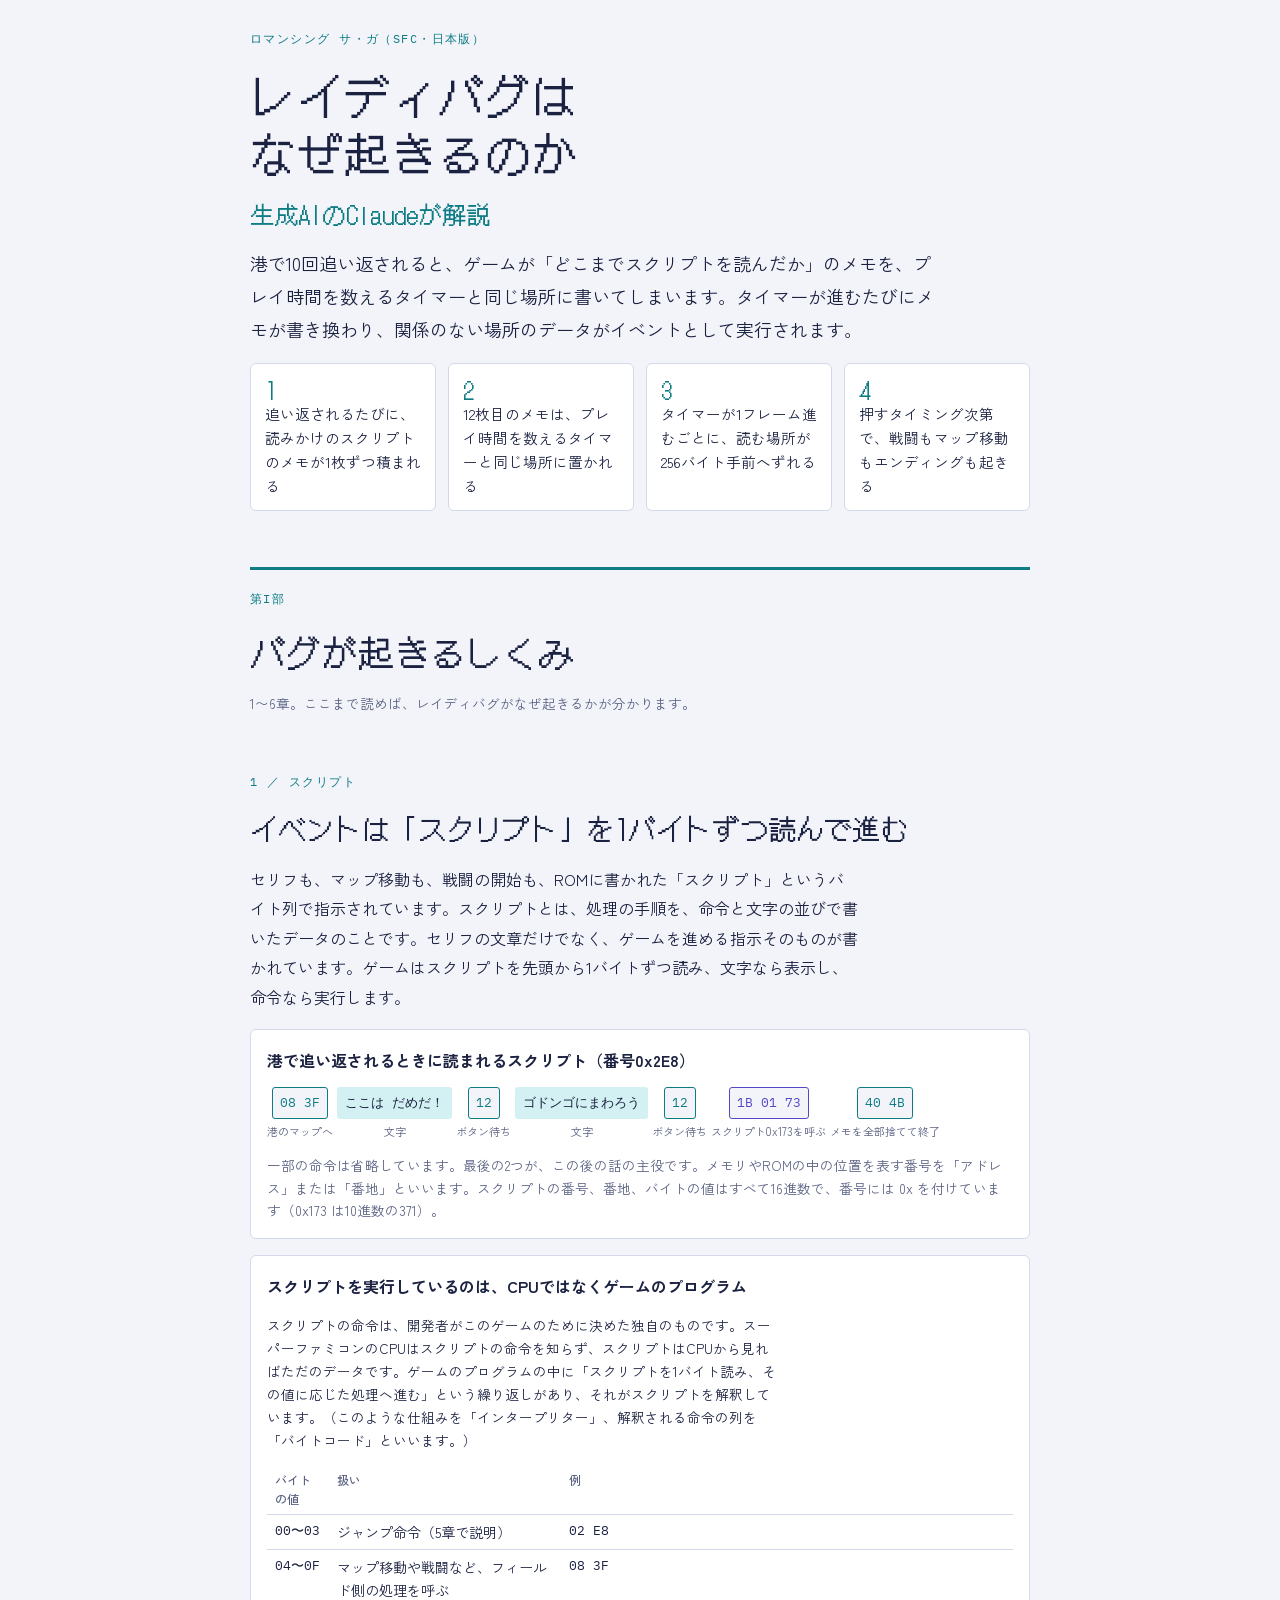
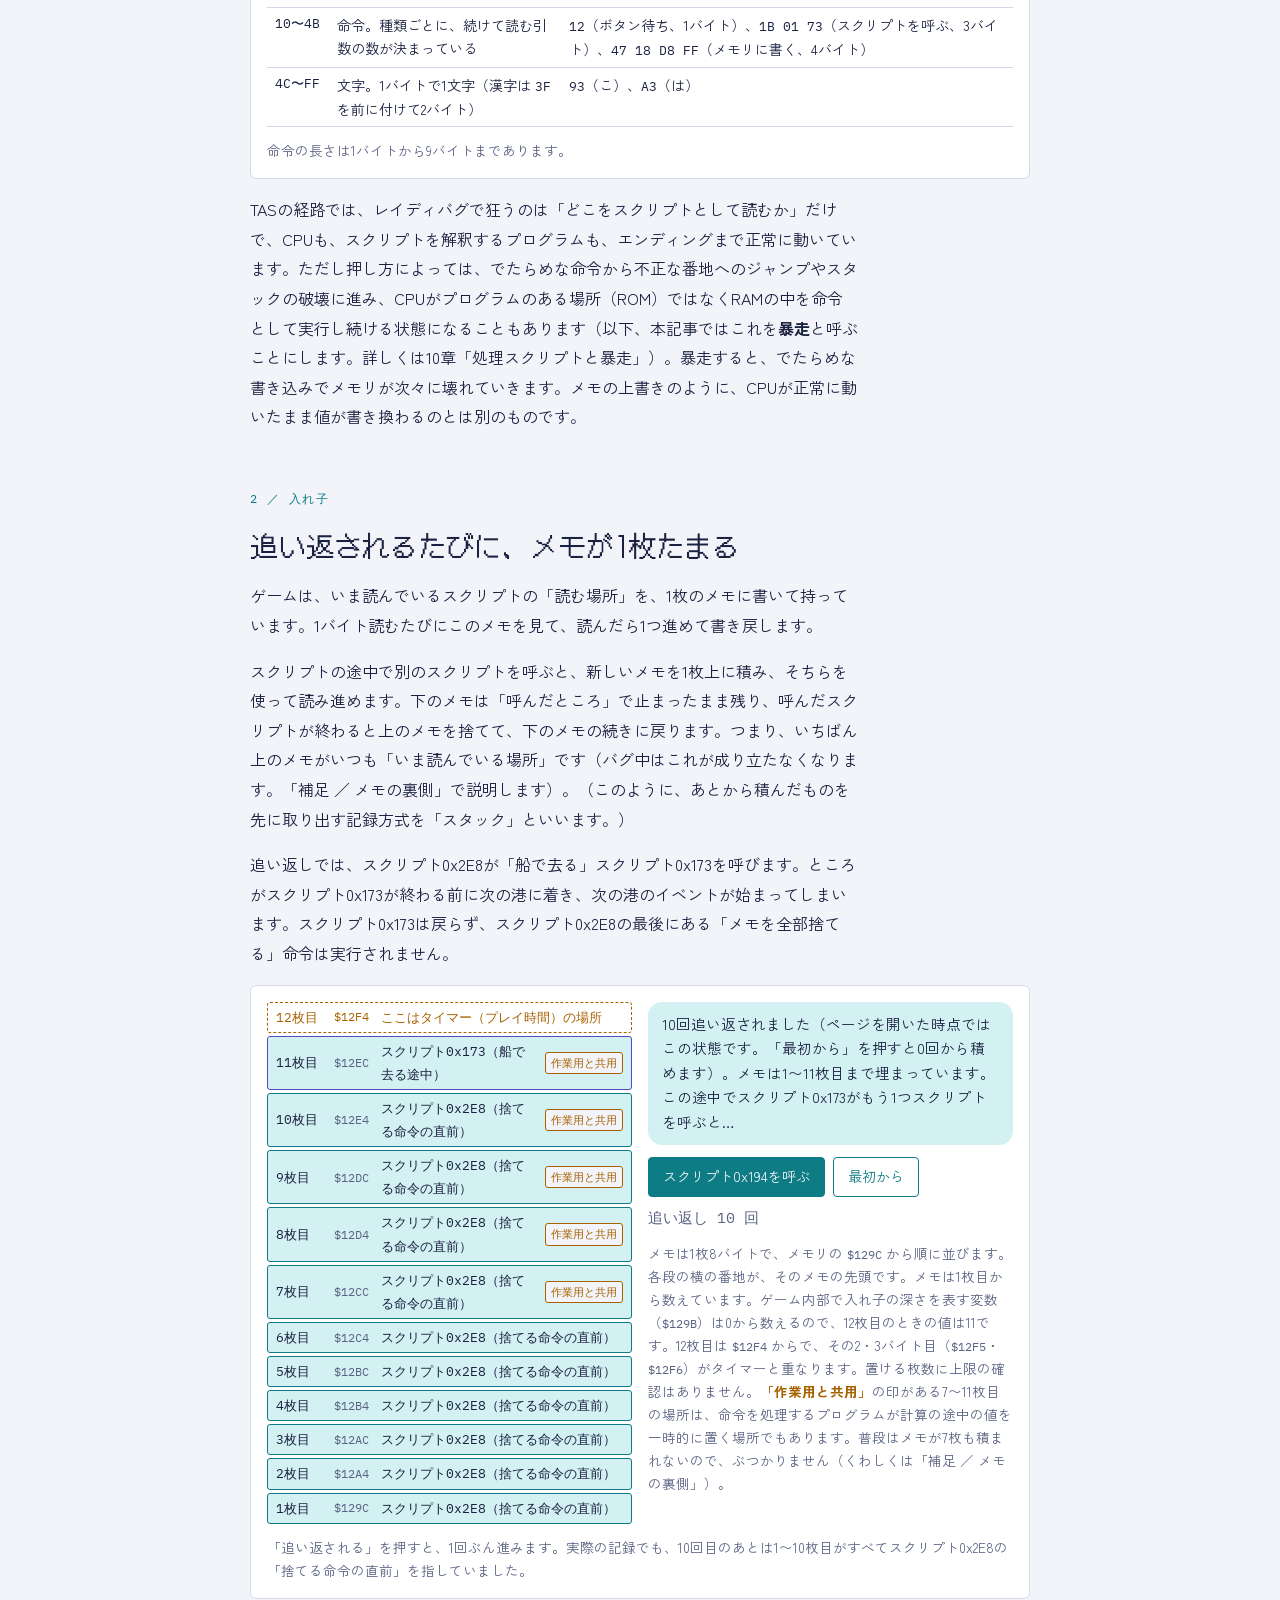
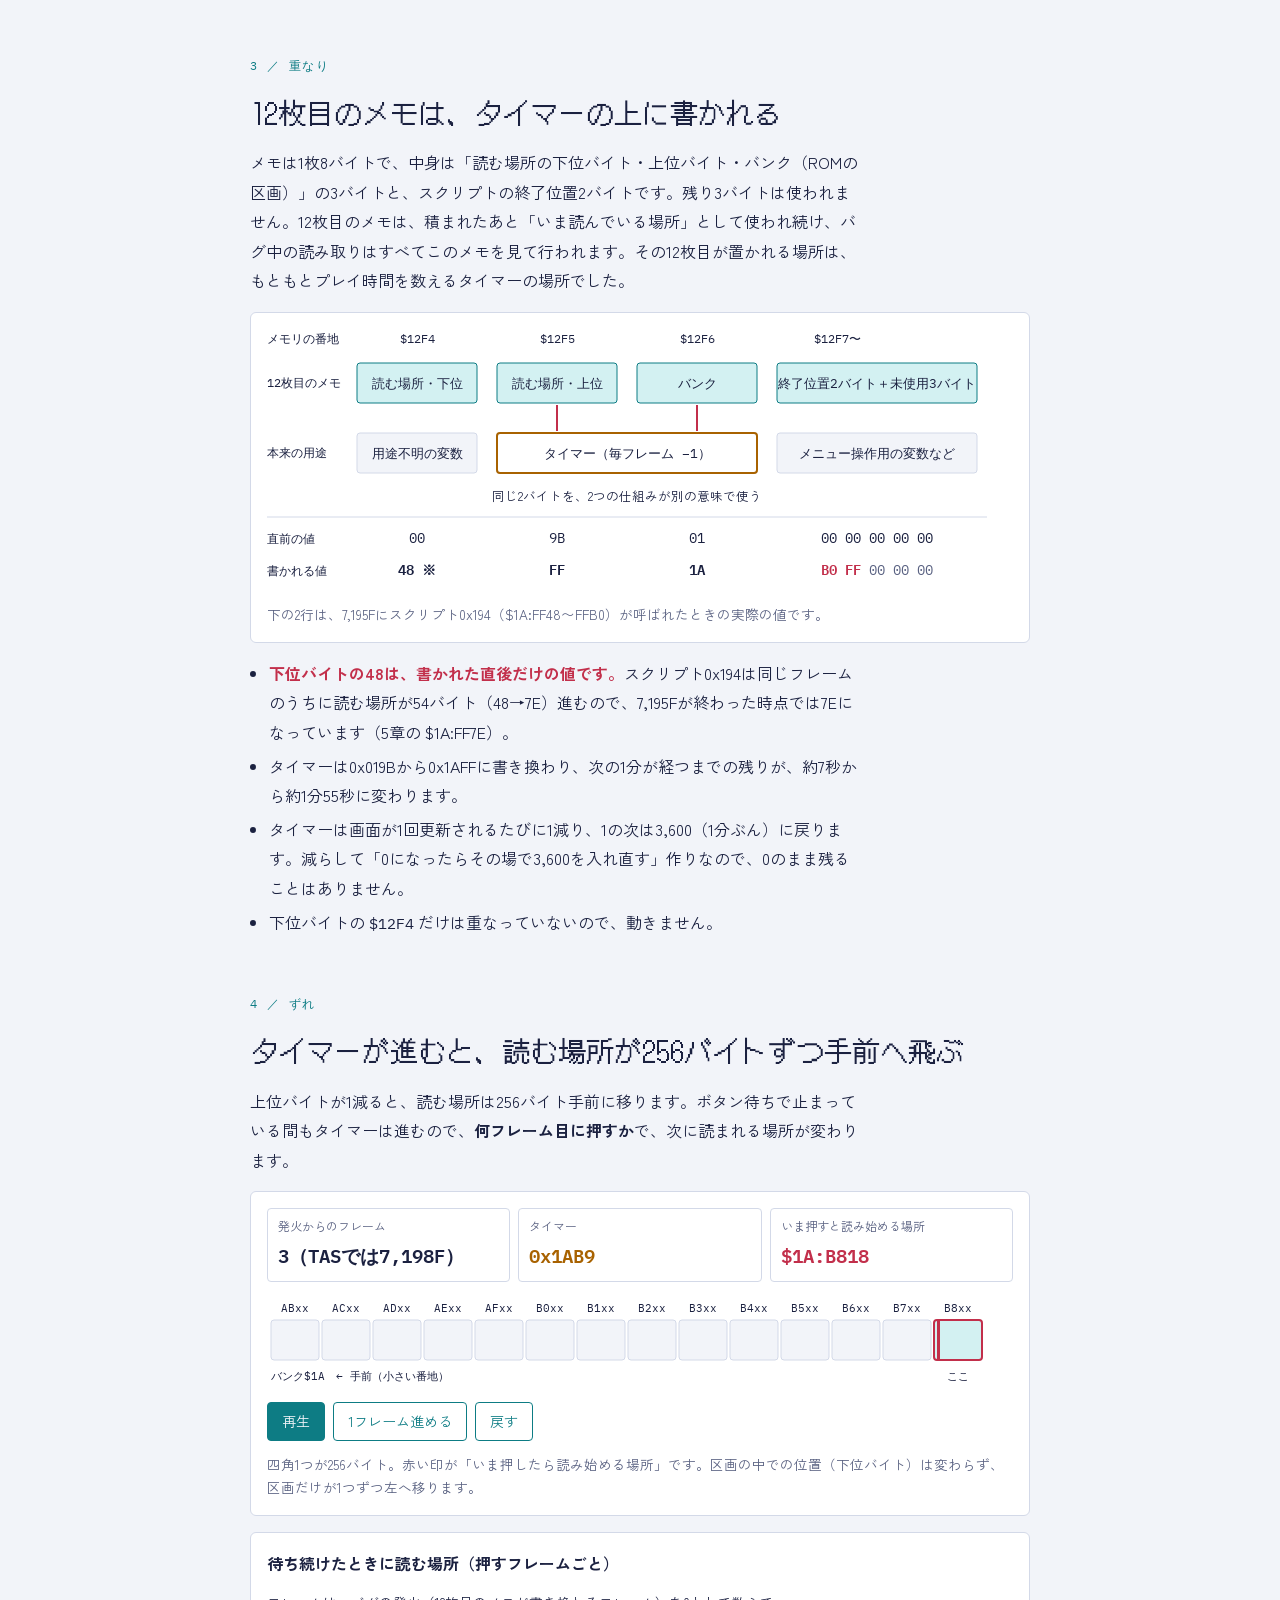
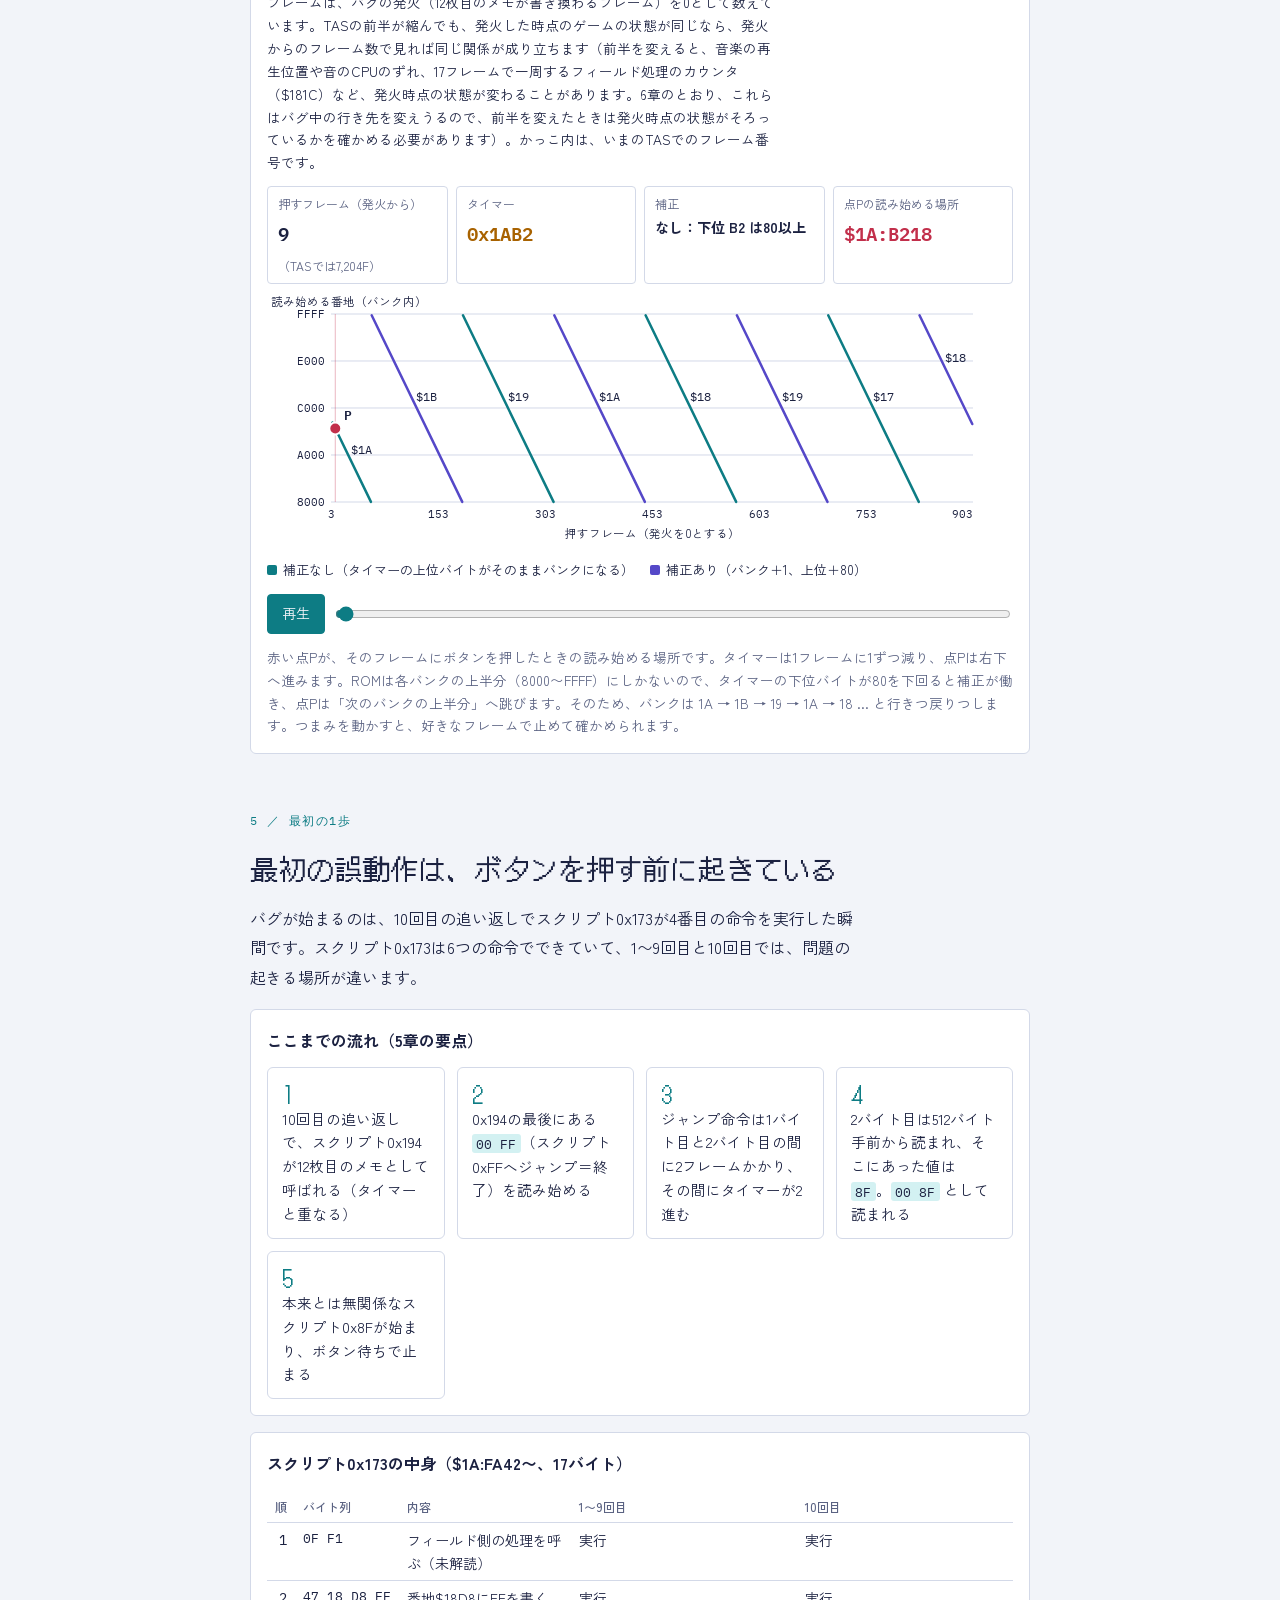
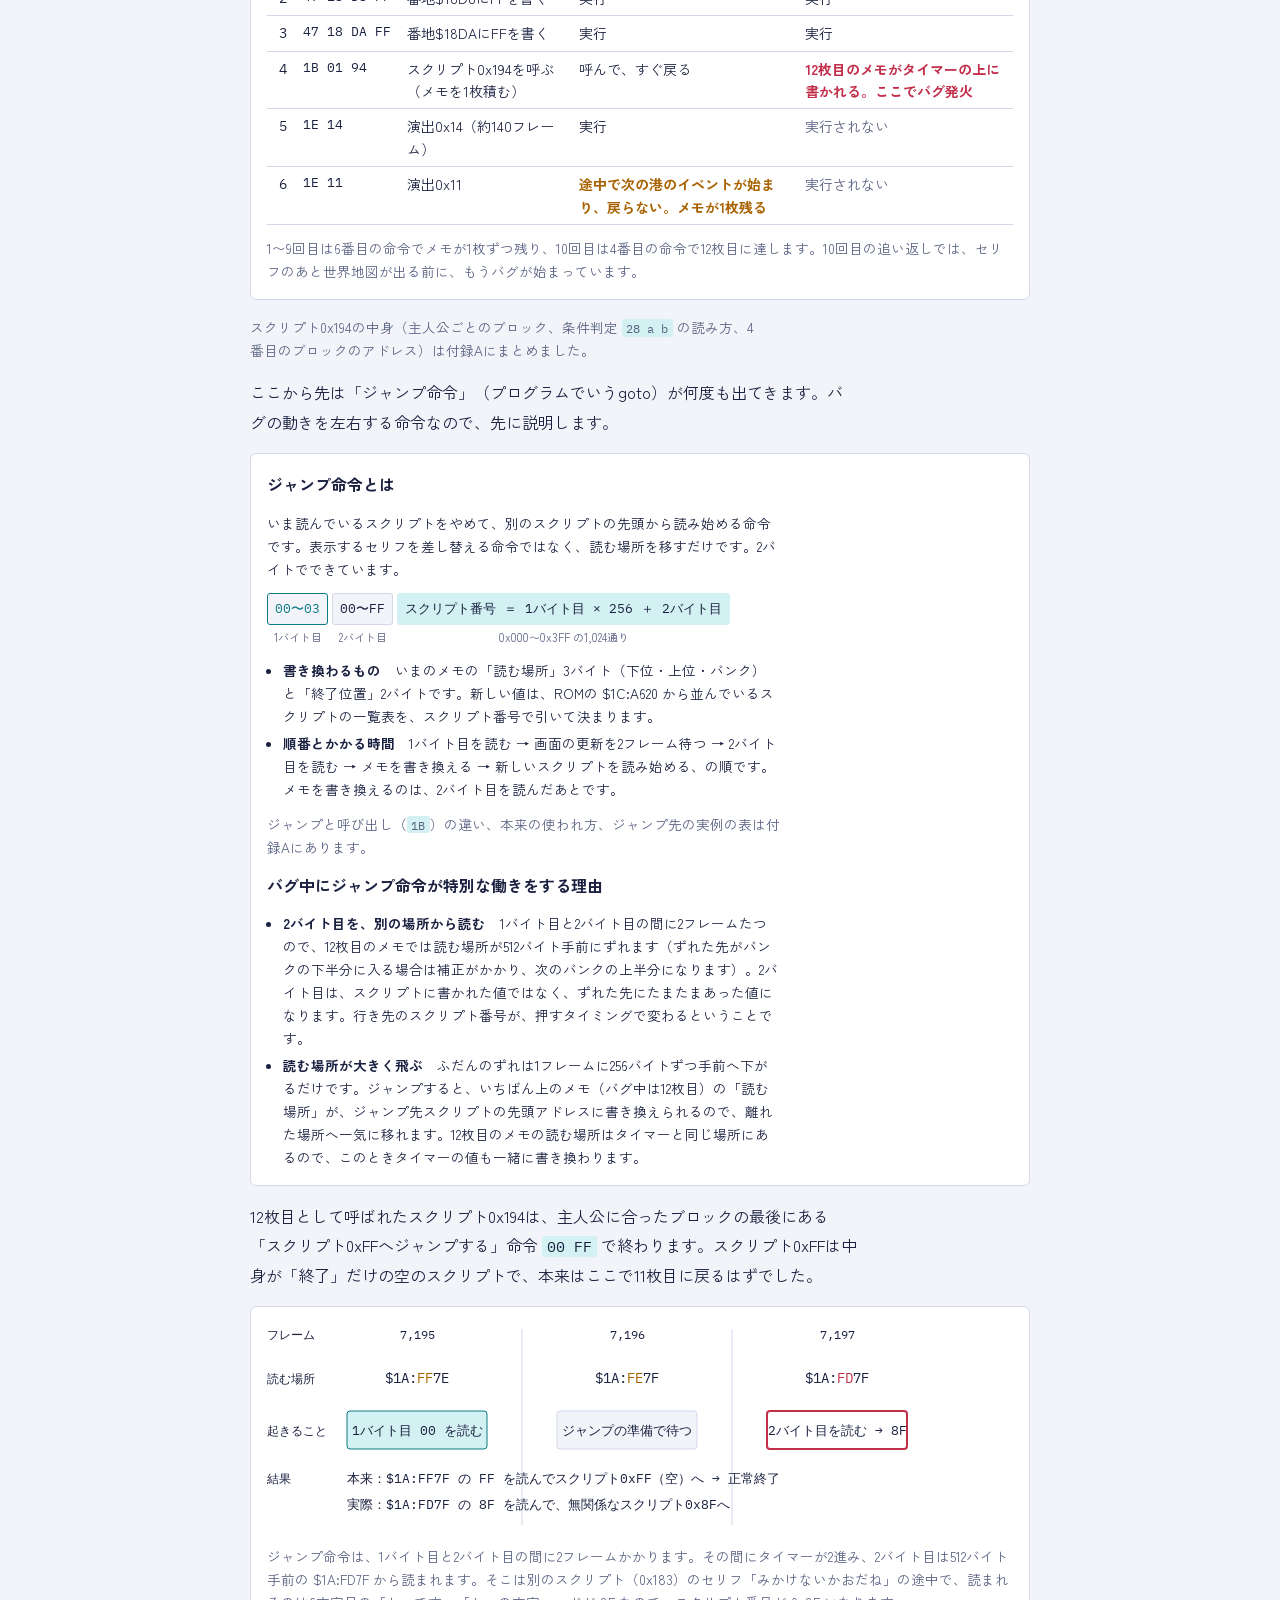
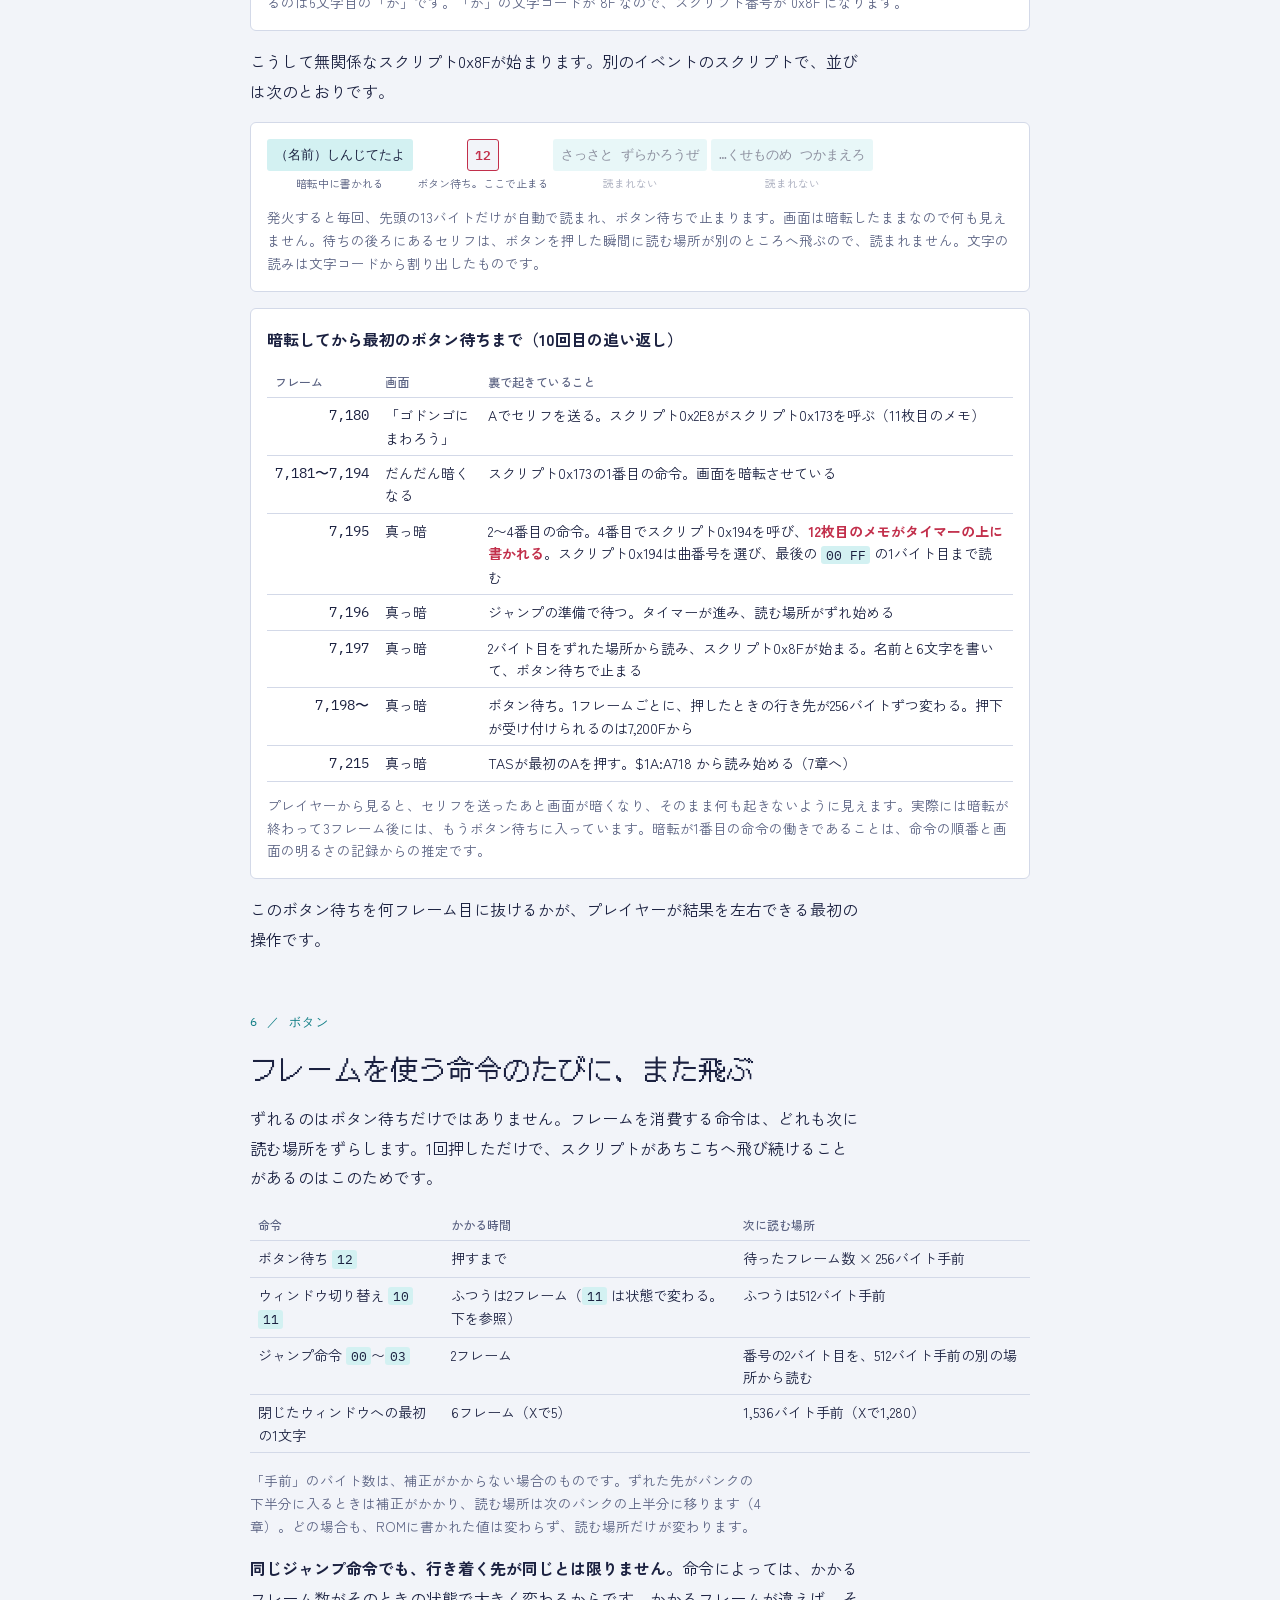
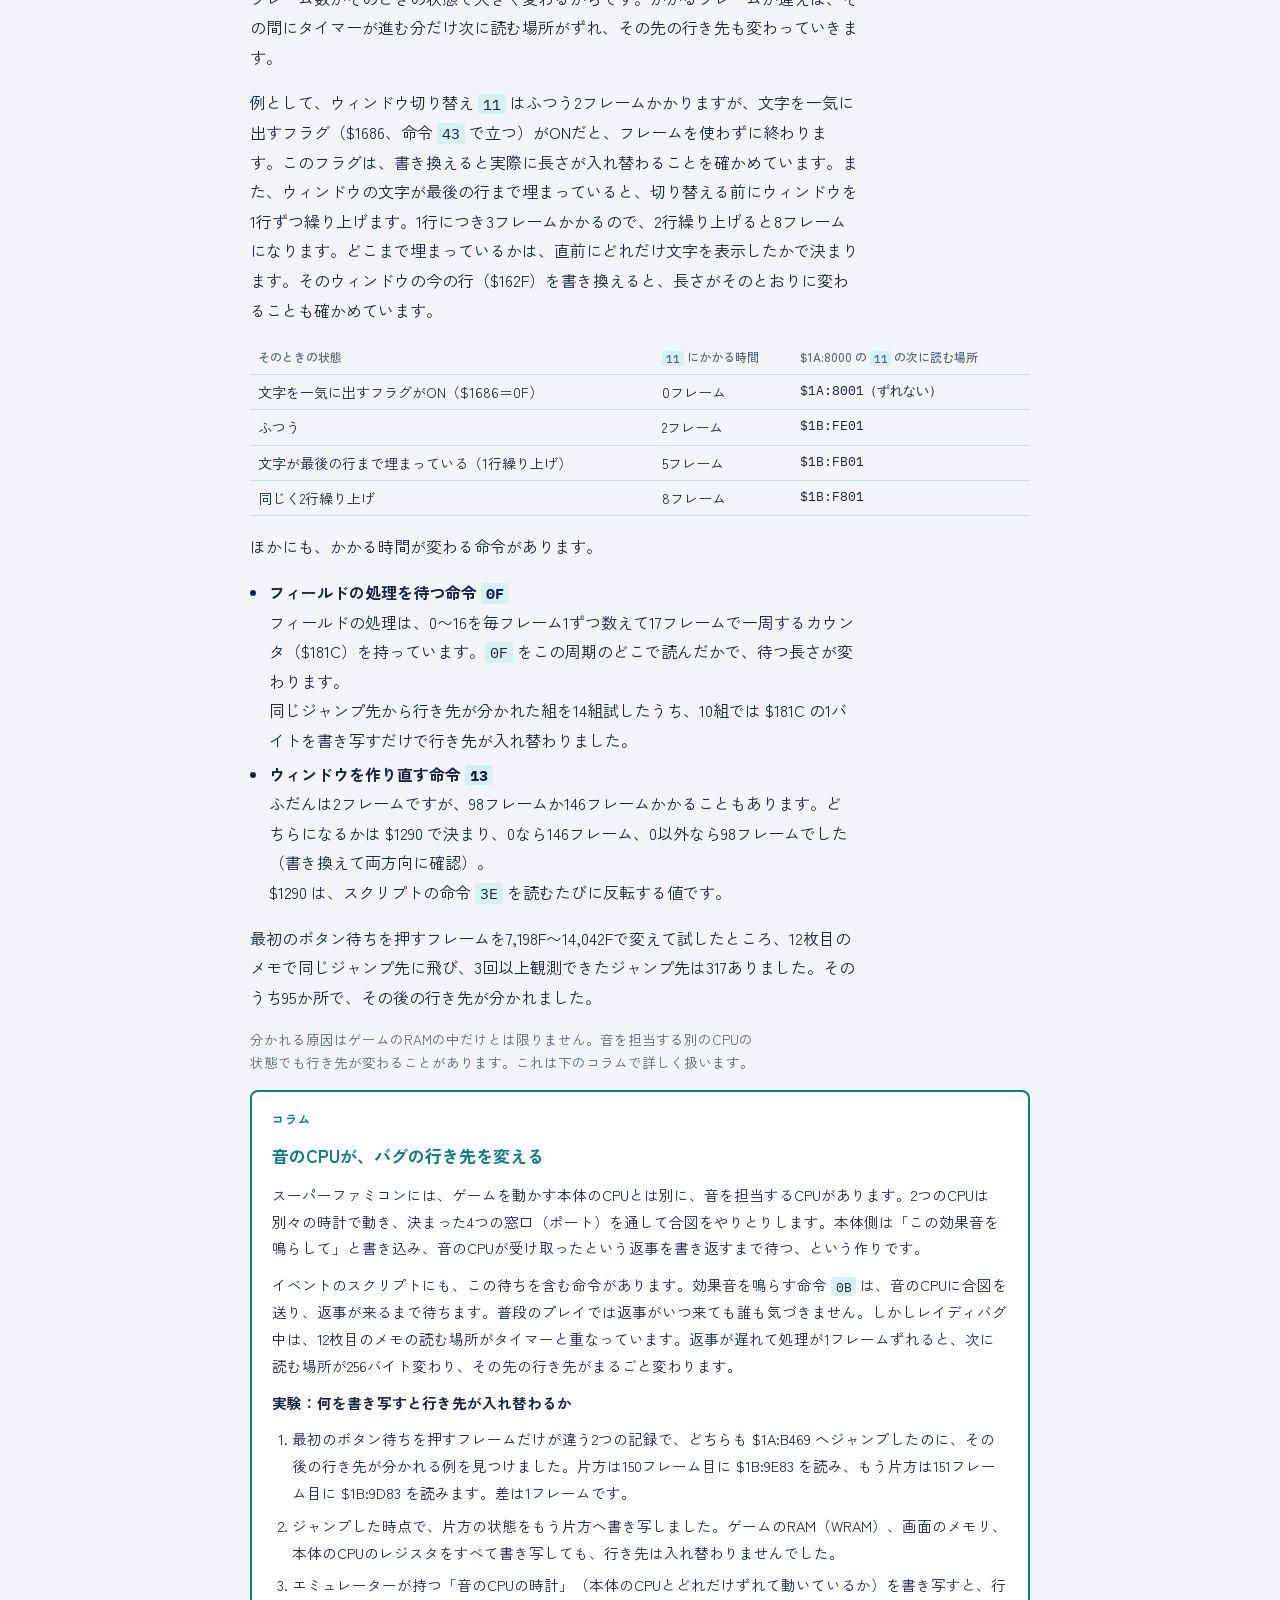
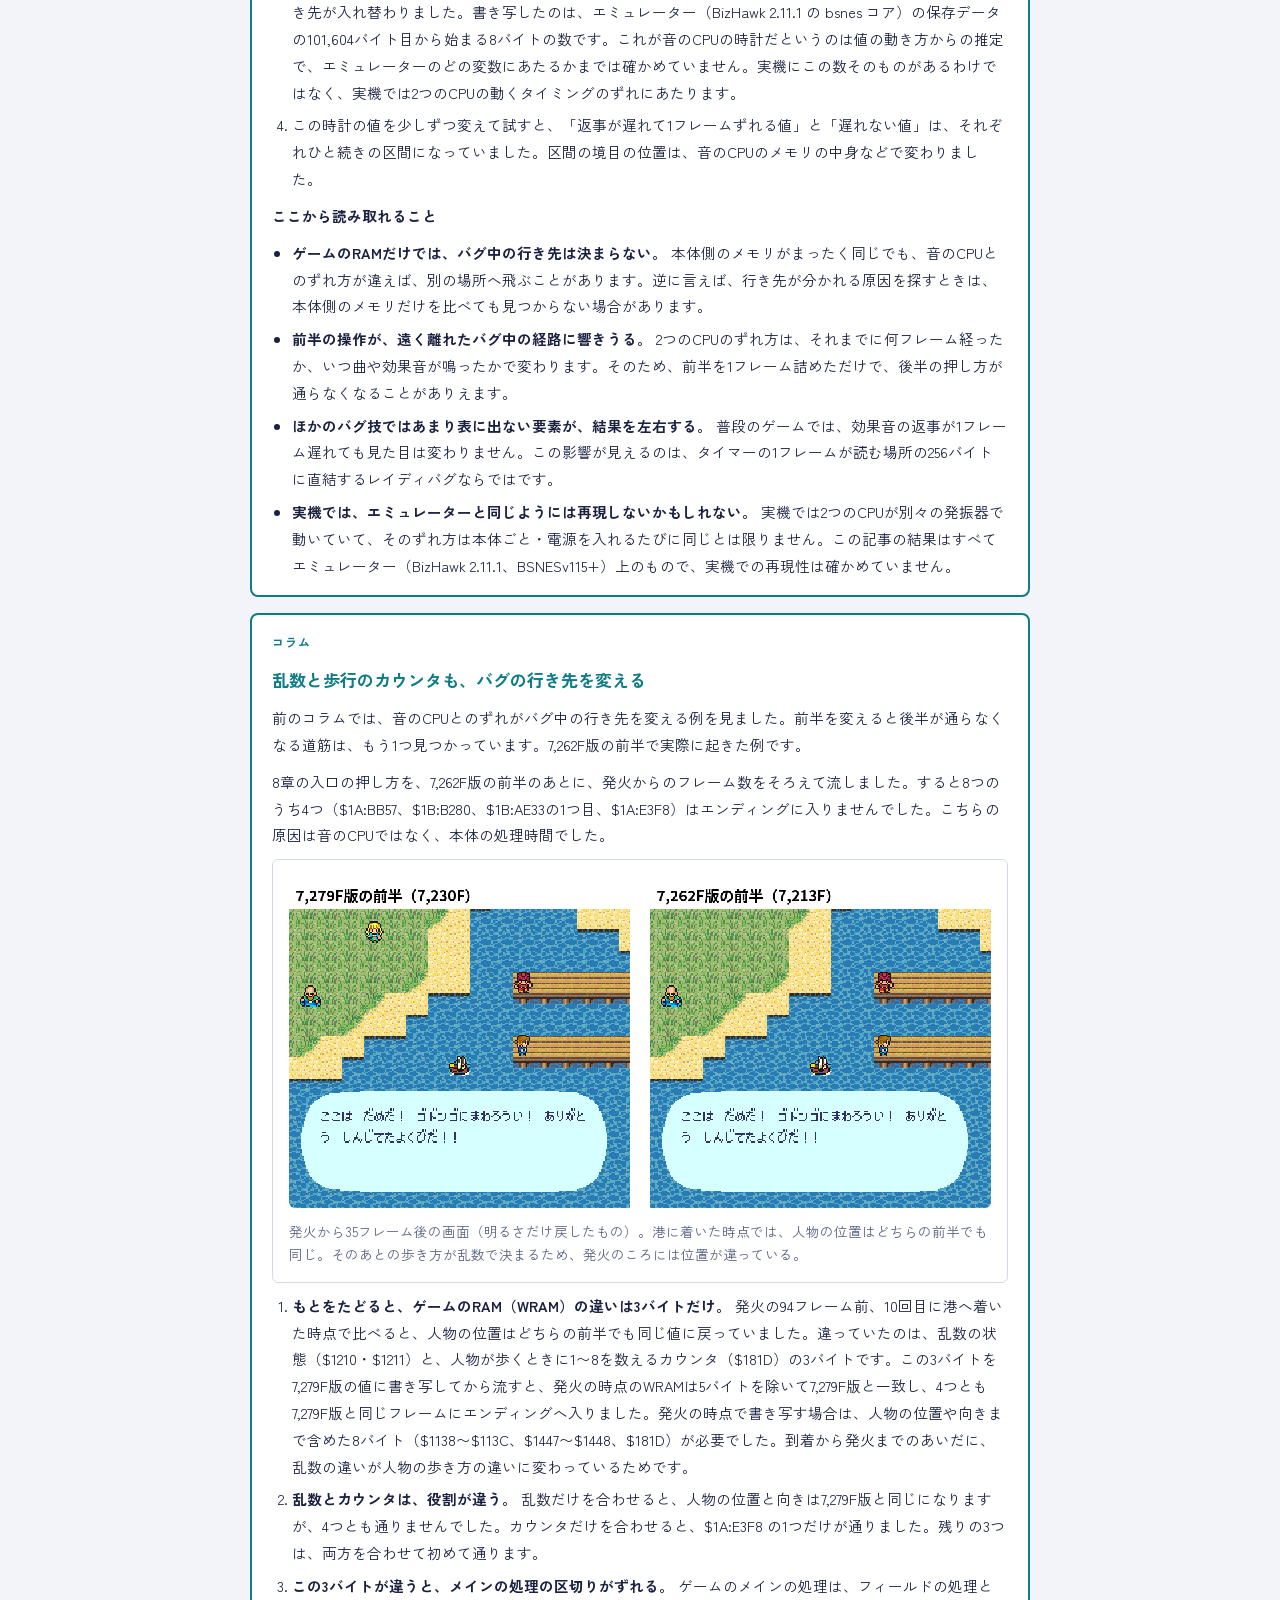
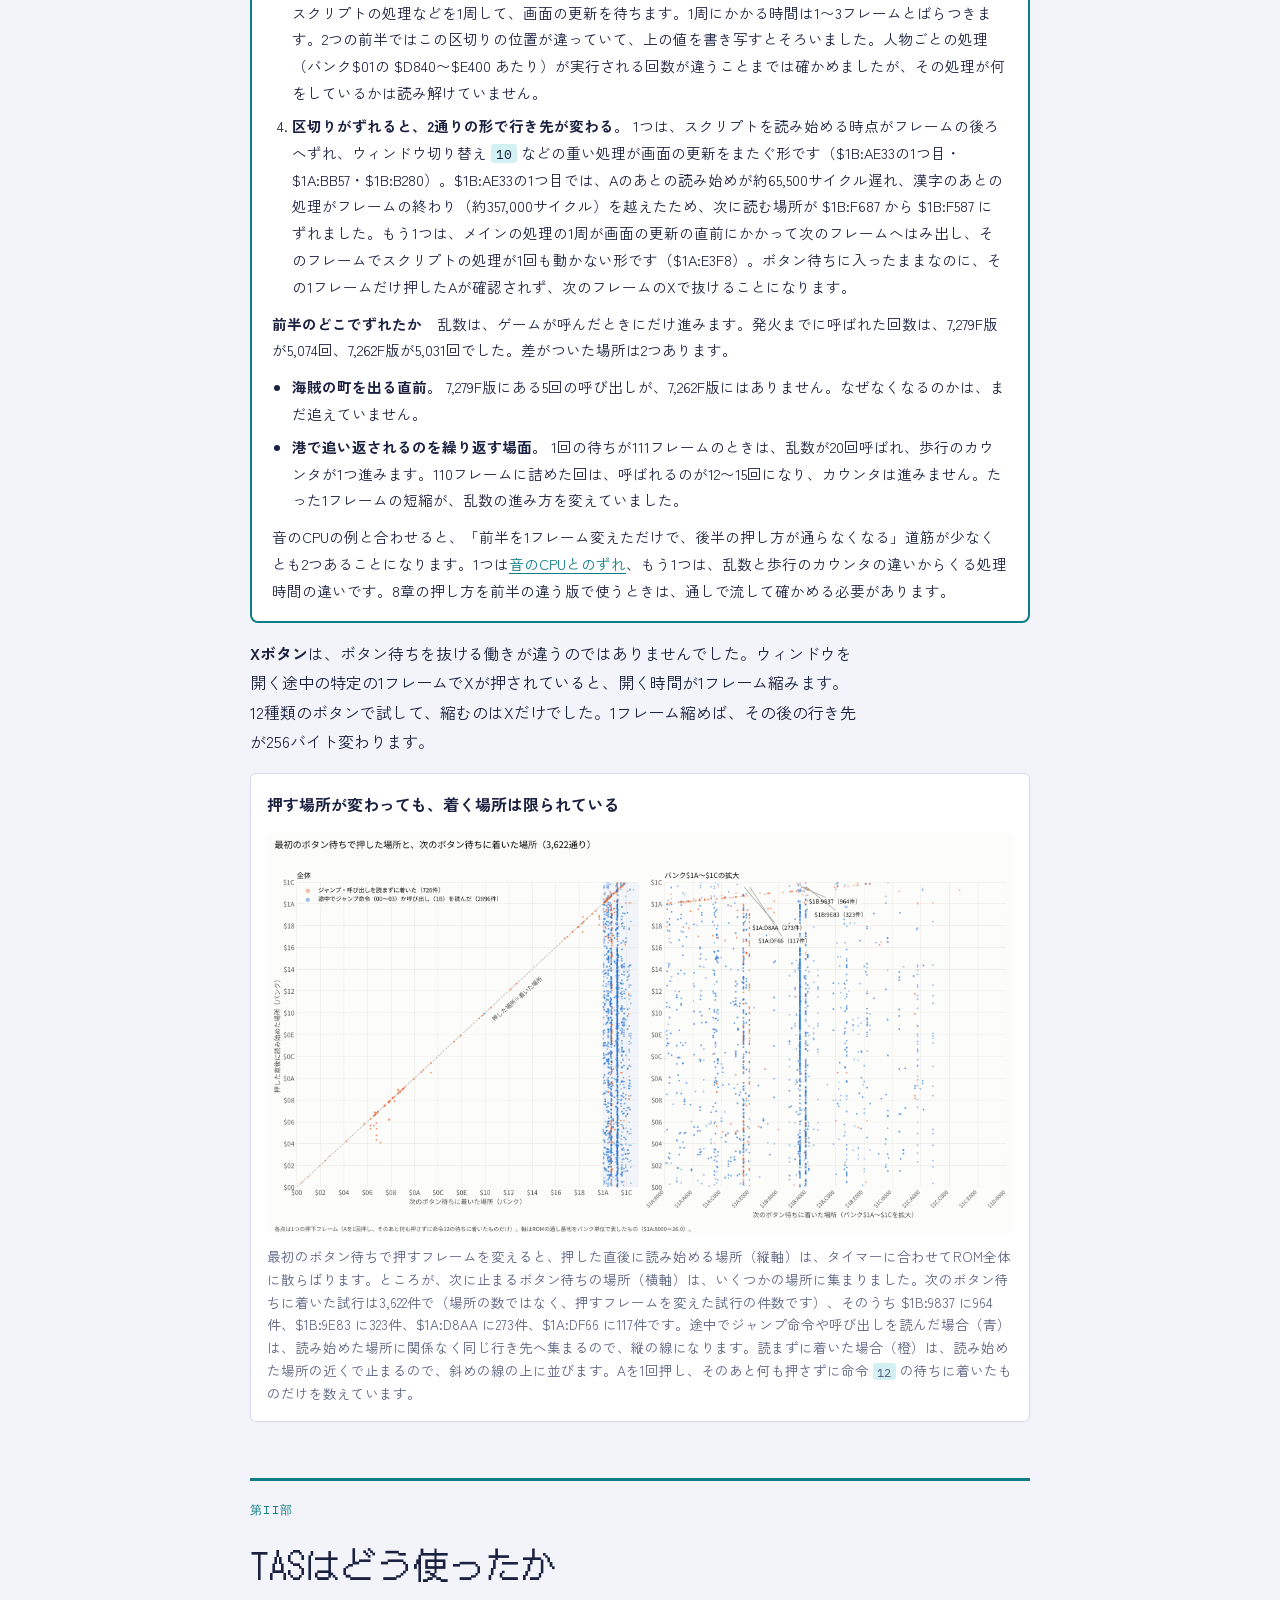
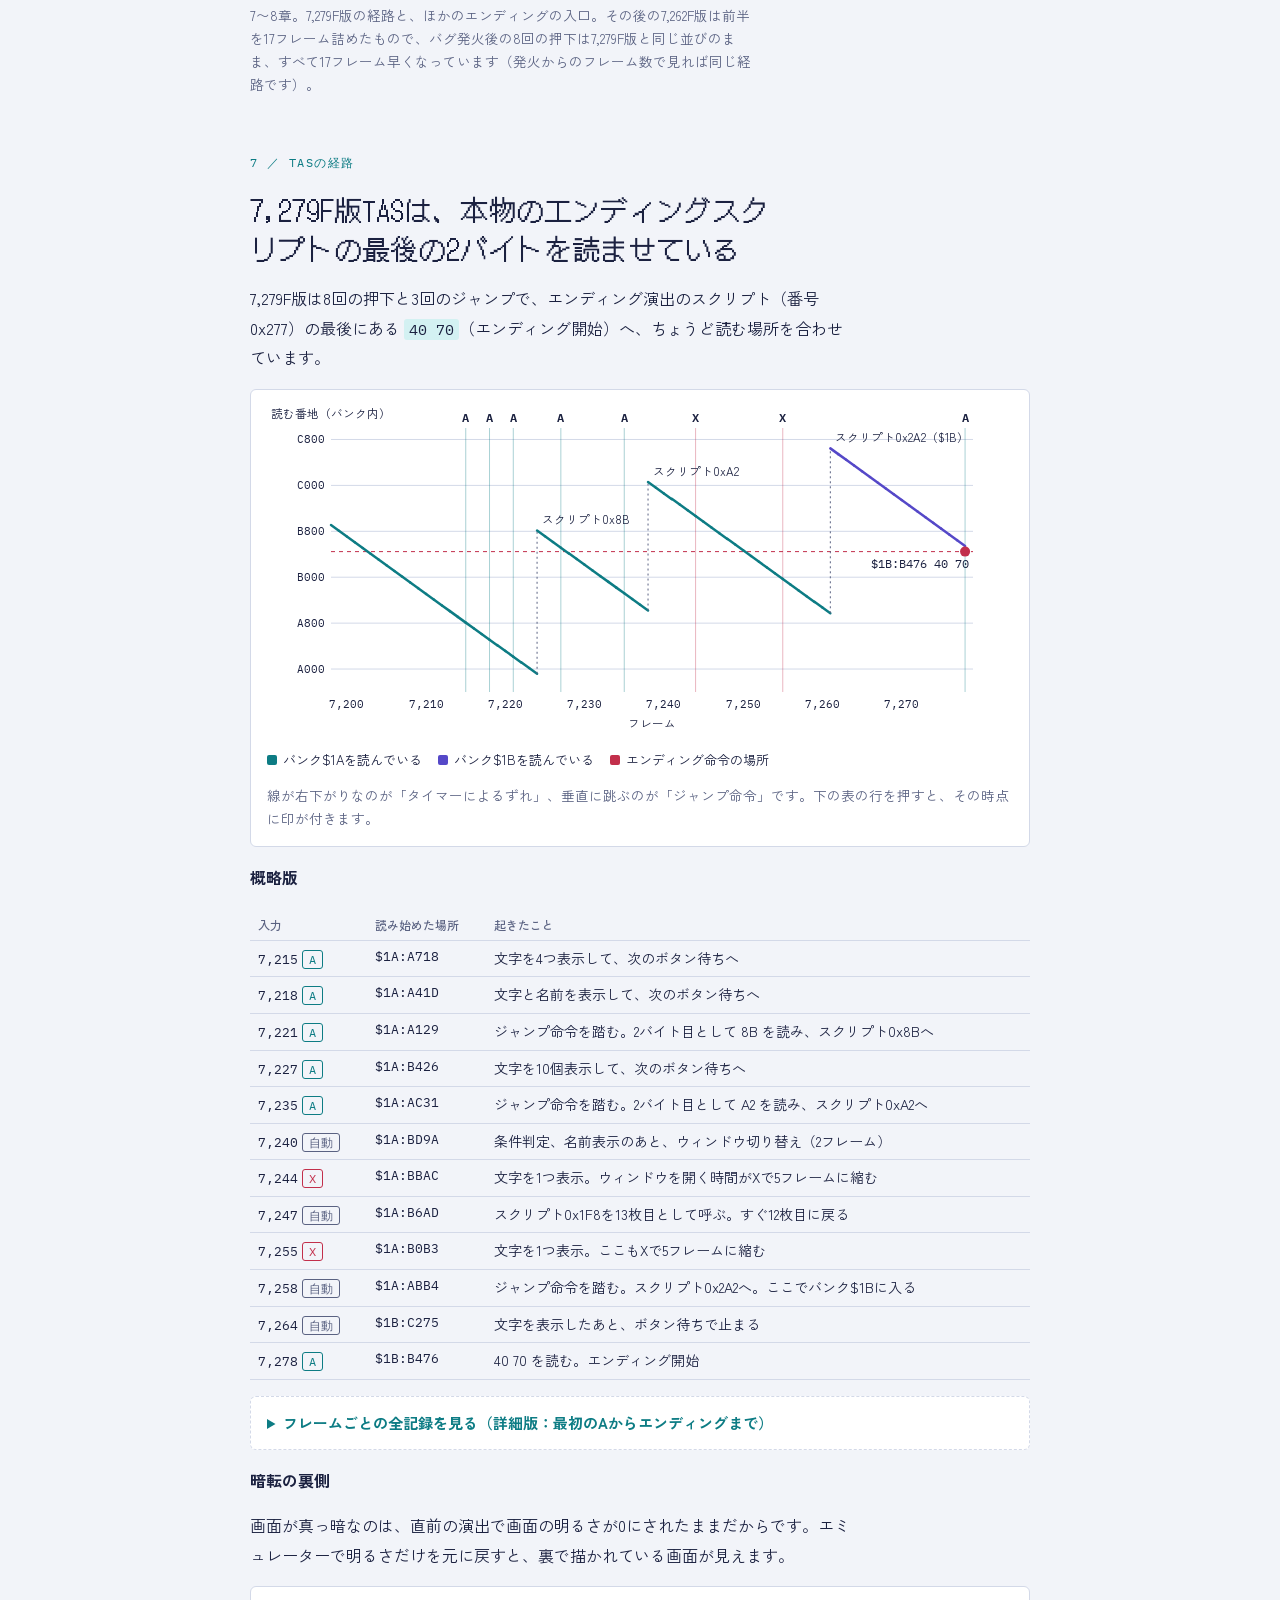
<file: docs/lady-bug/index.html>
<!doctype html>
<html lang="ja">
<head>
<meta charset="utf-8">
<meta name="viewport" content="width=device-width, initial-scale=1, viewport-fit=cover">
<meta name="description" content="ロマンシング サ・ガ（SFC・日本版）のレイディバグの仕組みを、図と表で解説。12枚目のメモがタイマーと重なり、1フレームごとに読む場所が256バイトずれる。ROMとエミュレーターで確かめた内容です。">
<meta property="og:type" content="article">
<meta property="og:title" content="レイディバグはなぜ起きるのか 生成AIのClaudeが解説">
<meta property="og:description" content="ロマンシング サ・ガ（SFC・日本版）のレイディバグの仕組みを、図と表で解説。12枚目のメモがタイマーと重なり、1フレームごとに読む場所が256バイトずれる。ROMとエミュレーターで確かめた内容です。">
<meta property="og:url" content="https://ooooiwocha.github.io/rmsg1-tas-inputfiles/lady-bug/">
<meta property="og:image" content="https://ooooiwocha.github.io/rmsg1-tas-inputfiles/lady-bug/img/ogp3.png">
<meta property="og:image:width" content="1200">
<meta property="og:image:height" content="630">
<meta property="og:locale" content="ja_JP">
<meta name="twitter:card" content="summary_large_image">
<meta name="twitter:title" content="レイディバグはなぜ起きるのか 生成AIのClaudeが解説">
<meta name="twitter:description" content="ロマンシング サ・ガ（SFC・日本版）のレイディバグの仕組みを、図と表で解説。12枚目のメモがタイマーと重なり、1フレームごとに読む場所が256バイトずれる。ROMとエミュレーターで確かめた内容です。">
<meta name="twitter:image" content="https://ooooiwocha.github.io/rmsg1-tas-inputfiles/lady-bug/img/ogp3.png">
<style>body{margin:0}img{max-width:100%}[hidden]{display:none!important}</style>
<title>レイディバグはなぜ起きるのか 生成AIのClaudeが解説</title>
<link rel="stylesheet" href="https://fonts.googleapis.com/css2?family=DotGothic16&family=IBM+Plex+Mono:wght@400;600&family=Zen+Kaku+Gothic+New:wght@400;500;700&display=swap">
<meta name="claude:viewport-fit-sides" content="cover">
<style>
a{color:var(--accent);text-underline-offset:3px}
/* layout: one reading column; each chapter = short text + one figure. Figures use the game's own vocabulary: hex bytes, a stack of records, a tape of 256-byte pages */
:root{
  --bg:#f2f4f9; --surface:#ffffff; --ink:#1b2140; --muted:#5a6282; --line:#d3d9e8;
  --accent:#0d7c84; --win:#d3f1f2; --hot:#c22f4b; --count:#a86200; --bank2:#5548c8; --ok:#2c7a4b; --screen:#0b0d1a;
  --f-display:"DotGothic16","Zen Kaku Gothic New",sans-serif;
  --f-body:"Zen Kaku Gothic New","Hiragino Kaku Gothic ProN","Noto Sans JP",sans-serif;
  --f-mono:"IBM Plex Mono",ui-monospace,Menlo,monospace;
}
@media (prefers-color-scheme: dark){ :root:not([data-theme="light"]){
  --bg:#11142a; --surface:#1a1f40; --ink:#e9ecf8; --muted:#9ea6c8; --line:#2f3663;
  --accent:#62d2d8; --win:#173b46; --hot:#ff6f88; --count:#f3b84a; --bank2:#aaa1ff; --ok:#6fd096; --screen:#05060d; color-scheme:dark } }
:root[data-theme="dark"]{
  --bg:#11142a; --surface:#1a1f40; --ink:#e9ecf8; --muted:#9ea6c8; --line:#2f3663;
  --accent:#62d2d8; --win:#173b46; --hot:#ff6f88; --count:#f3b84a; --bank2:#aaa1ff; --ok:#6fd096; --screen:#05060d; color-scheme:dark }
*{box-sizing:border-box}
body{background:var(--bg);color:var(--ink);font-family:var(--f-body);font-size:16px;line-height:1.85;
  padding-left:max(16px,env(safe-area-inset-left,0px));padding-right:max(16px,env(safe-area-inset-right,0px));padding-block:28px 72px}
main{max-width:780px;margin:0 auto;display:flex;flex-direction:column;gap:56px}
h1{font-family:var(--f-display);font-weight:400;font-size:clamp(30px,6vw,46px);line-height:1.25;margin:0;text-wrap:balance;letter-spacing:.02em}
h2{font-family:var(--f-display);font-weight:400;font-size:clamp(22px,4vw,28px);line-height:1.4;margin:0;text-wrap:balance}
h3{font-size:16px;margin:0;font-weight:700}
p{margin:0;max-width:38em}
section{display:flex;flex-direction:column;gap:16px}
.eyebrow{font-family:var(--f-mono);font-size:12px;letter-spacing:.12em;color:var(--accent);text-transform:uppercase}
.lead{font-size:18px}
.muted{color:var(--muted)} .small{font-size:13.5px;line-height:1.7}
code,.mono{font-family:var(--f-mono);font-size:.92em}
code{background:var(--win);padding:.05em .35em;border-radius:3px;white-space:nowrap}
b.hot{color:var(--hot)} b.cnt{color:var(--count)}
.fig{background:var(--surface);border:1px solid var(--line);border-radius:6px;padding:16px;display:flex;flex-direction:column;gap:12px;min-width:0}
.fig figcaption,.cap{font-size:13.5px;color:var(--muted);line-height:1.7}
figure{margin:0}
.scroll{overflow-x:auto}
svg{display:block;max-width:100%;height:auto}
svg text{font-family:var(--f-mono);fill:var(--ink)}
.shot{image-rendering:pixelated;width:100%;max-width:512px;aspect-ratio:256/224;background:var(--screen);border-radius:4px;display:block}
.row{display:flex;flex-wrap:wrap;gap:16px;align-items:flex-start}
.row>*{flex:1 1 280px;min-width:0}
.btns{display:flex;flex-wrap:wrap;gap:8px;align-items:center}
button{font:inherit;font-size:14px;padding:6px 14px;border-radius:4px;border:1px solid var(--accent);background:var(--surface);color:var(--accent);cursor:pointer}
button.primary{background:var(--accent);color:var(--bg)}
button:focus-visible{outline:2px solid var(--count);outline-offset:2px}
button:disabled{opacity:.45;cursor:default}
/* summary strip */
.steps{display:grid;grid-template-columns:repeat(auto-fit,minmax(170px,1fr));gap:12px;counter-reset:s}
.steps li{list-style:none;background:var(--surface);border:1px solid var(--line);border-radius:6px;padding:12px 14px;font-size:14.5px;line-height:1.65;counter-increment:s}
.steps li::before{content:counter(s);font-family:var(--f-display);font-size:22px;color:var(--accent);display:block;line-height:1.2}
ol.steps{margin:0;padding:0}
/* bytes */
.bytes{display:flex;flex-wrap:wrap;gap:6px 4px;font-family:var(--f-mono);font-size:13px}
.by{display:inline-flex;flex-direction:column;align-items:center;gap:2px}
.by i{font-style:normal;padding:3px 7px;border-radius:3px;border:1px solid var(--line);background:var(--bg);white-space:nowrap}
.by small{font-family:var(--f-body);font-size:11px;color:var(--muted);white-space:nowrap}
.by.cmd i{border-color:var(--accent);color:var(--accent)} .by.txt i{background:var(--win);border-color:transparent}
.by.call i{border-color:var(--bank2);color:var(--bank2)} .by.bad i{border-color:var(--hot);color:var(--hot);font-weight:600}
/* stack widget */
.stackwrap{display:grid;grid-template-columns:minmax(0,1fr) minmax(0,1fr);gap:16px}
@media (max-width:560px){.stackwrap{grid-template-columns:1fr}}
.stack{display:flex;flex-direction:column-reverse;gap:3px}
.slot{display:flex;gap:8px;align-items:center;font-family:var(--f-mono);font-size:12.5px;border:1px dashed var(--line);border-radius:3px;padding:3px 8px;min-height:27px;color:var(--muted)}
.slot span:first-child{width:4em;flex:none;white-space:nowrap}
.slot .ad{flex:none;width:3.4em;font-size:11.5px;color:var(--muted)}
.slot.s11 .ad{color:inherit}
.slot .wk{flex:none;margin-left:auto;font-size:11px;color:var(--count);border:1px solid var(--count);border-radius:3px;padding:0 5px;white-space:nowrap;background:var(--bg)}
.slot.on{border-style:solid;border-color:var(--accent);color:var(--ink);background:var(--win)}
.slot.top{border-color:var(--bank2)}
.slot.s11{border-color:var(--count);color:var(--count)}
.slot.s11.on{background:var(--hot);border-color:var(--hot);color:#fff}
.say{background:var(--win);border-radius:14px;padding:10px 14px;font-size:14.5px;line-height:1.7;min-height:5.2em}
/* tape widget */
.readout{display:grid;grid-template-columns:repeat(auto-fit,minmax(150px,1fr));gap:8px;font-family:var(--f-mono);font-size:13px}
.readout div{border:1px solid var(--line);border-radius:4px;padding:6px 10px}
.readout b{display:block;font-size:19px;font-weight:600;font-variant-numeric:tabular-nums}
.readout small{font-family:var(--f-body);color:var(--muted);font-size:12px}
/* tables */
table{border-collapse:collapse;width:100%;font-size:14px;line-height:1.6}
th,td{text-align:left;padding:6px 8px;border-bottom:1px solid var(--line);vertical-align:top}
th{font-size:12px;color:var(--muted);font-weight:500}
td.n{text-align:right;font-family:var(--f-mono);font-variant-numeric:tabular-nums;white-space:nowrap}
tr.pick{cursor:pointer} tr.pick.sel td{background:var(--win)}
.tag{font-family:var(--f-mono);font-size:12px;padding:1px 6px;border-radius:3px;border:1px solid currentColor;white-space:nowrap}
.tag.a{color:var(--accent)} .tag.x{color:var(--hot)} .tag.auto{color:var(--muted)}
/* bars */
.bars{display:flex;flex-direction:column;gap:10px}
.bar{display:grid;grid-template-columns:minmax(0,1fr) 3.5em;gap:8px;align-items:center;font-size:14px}
.bar .track{height:18px;background:var(--bg);border:1px solid var(--line);border-radius:3px;overflow:hidden}
.bar .fill{height:100%;background:var(--accent)}
.bar .lab{grid-column:1/-1;margin-bottom:-6px}
.stackbar{display:flex;height:26px;border-radius:3px;overflow:hidden;border:1px solid var(--line)}
.stackbar div{height:100%}
.legend{display:flex;flex-wrap:wrap;gap:6px 16px;font-size:13px}
.legend span::before{content:"";display:inline-block;width:10px;height:10px;border-radius:2px;margin-right:6px;background:var(--c)}
.gallery{display:grid;grid-template-columns:repeat(auto-fit,minmax(220px,1fr));gap:14px}
.gallery figure{display:flex;flex-direction:column;gap:6px}
.gallery figcaption{font-size:13px;line-height:1.6;color:var(--muted)}
.gallery figcaption b{color:var(--ink);font-weight:700}
ul.plain{margin:0;padding-left:1.2em;display:flex;flex-direction:column;gap:4px;max-width:38em}
/* quiz */
.quiz{display:flex;flex-direction:column;gap:12px;margin:0;padding:0;counter-reset:q}
.quiz li{list-style:none;background:var(--surface);border:1px solid var(--line);border-radius:6px;padding:14px 16px;display:flex;flex-direction:column;gap:10px;counter-increment:q}
.quiz .st{font-size:15.5px;line-height:1.75}
.quiz .st::before{content:"Q" counter(q) " ";font-family:var(--f-display);color:var(--accent);margin-right:4px}
.quiz .ox button{min-width:64px;font-size:18px;line-height:1.2;padding:6px 0}
.quiz .ox button[aria-pressed="true"]{background:var(--accent);color:var(--bg)}
.quiz .ans{font-size:14px;line-height:1.75;border-left:3px solid var(--line);padding-left:12px}
.quiz .ans b.v{font-family:var(--f-display);font-size:17px;margin-right:6px}
.quiz li.ok .ans{border-color:var(--ok)} .quiz li.ok .ans b.v{color:var(--ok)}
.quiz li.ng .ans{border-color:var(--hot)} .quiz li.ng .ans b.v{color:var(--hot)}
.quiz details{margin-top:8px}
.quiz summary{cursor:pointer;color:var(--accent);font-size:13.5px;width:fit-content}
.quiz details>div{margin-top:8px;display:flex;flex-direction:column;gap:8px;font-size:13.5px;line-height:1.75}
.quiz details ol{margin:0;padding-left:1.4em;display:flex;flex-direction:column;gap:6px}
.quiz details ol li{background:none;border:0;border-radius:0;padding:0;display:list-item;list-style:decimal;counter-increment:none}
.quiz details p{max-width:none}
.why{font-size:13px;line-height:1.65;color:var(--count);border-left:3px solid var(--count);padding-left:8px;margin-bottom:6px}
.why code{background:none;padding:0;color:inherit}
details.aside{background:var(--surface);border:1px dashed var(--line);border-radius:6px;padding:12px 16px}
details.aside summary{cursor:pointer;color:var(--accent);font-weight:700;font-size:15px}
details.aside>div{margin-top:12px;display:flex;flex-direction:column;gap:10px;font-size:14px;line-height:1.8}
details.aside p,details.aside ul{max-width:none}
.column{background:var(--surface);border:2px solid var(--accent);border-radius:8px;padding:16px 20px;display:flex;flex-direction:column;gap:10px;font-size:14.5px;line-height:1.85}
.column h3{margin:0;color:var(--accent);font-size:17px}
.column .ctag{font-size:12px;font-weight:700;letter-spacing:.08em;color:var(--accent)}
.column p,.column ol,.column ul{max-width:none;margin:0}
.column ol,.column ul{padding-left:1.4em;display:flex;flex-direction:column;gap:6px}
table.path td.rd{background:var(--win)}
table.path td.sk{text-decoration:line-through;color:var(--muted)}
table.path td.un{opacity:.45}
table.path .late{color:var(--hot);font-weight:600;outline:1.5px solid var(--hot);outline-offset:1px;border-radius:2px;padding:0 2px}
.score{font-family:var(--f-mono);font-size:14px;color:var(--muted)}
footer{font-size:13px;color:var(--muted);border-top:1px solid var(--line);padding-top:16px}
</style>
</head>
<body>

<main>
<header style="display:flex;flex-direction:column;gap:16px">
  <div class="eyebrow">ロマンシング サ・ガ（SFC・日本版）</div>
  <h1>レイディバグは<br>なぜ起きるのか</h1>
  <div style="font-family:var(--f-display);font-size:clamp(18px,3.4vw,24px);color:var(--accent);line-height:1.4">生成AIのClaudeが解説</div>
  <p class="lead">港で10回追い返されると、ゲームが「どこまでスクリプトを読んだか」のメモを、プレイ時間を数えるタイマーと同じ場所に書いてしまいます。タイマーが進むたびにメモが書き換わり、関係のない場所のデータがイベントとして実行されます。</p>
  <ol class="steps">
    <li>追い返されるたびに、読みかけのスクリプトのメモが1枚ずつ積まれる</li>
    <li>12枚目のメモは、プレイ時間を数えるタイマーと同じ場所に置かれる</li>
    <li>タイマーが1フレーム進むごとに、読む場所が256バイト手前へずれる</li>
    <li>押すタイミング次第で、戦闘もマップ移動もエンディングも起きる</li>
  </ol>
</header>

<section class="part" style="border-top:3px solid var(--accent);padding-top:18px">
  <div class="eyebrow">第I部</div>
  <h2 style="font-size:clamp(26px,5vw,36px)">バグが起きるしくみ</h2>
  <p class="small muted">1〜6章。ここまで読めば、レイディバグがなぜ起きるかが分かります。</p>
</section>

<section>
  <div class="eyebrow">1 ／ スクリプト</div>
  <h2>イベントは「スクリプト」を1バイトずつ読んで進む</h2>
  <p>セリフも、マップ移動も、戦闘の開始も、ROMに書かれた「スクリプト」というバイト列で指示されています。スクリプトとは、処理の手順を、命令と文字の並びで書いたデータのことです。セリフの文章だけでなく、ゲームを進める指示そのものが書かれています。ゲームはスクリプトを先頭から1バイトずつ読み、文字なら表示し、命令なら実行します。</p>
  <div class="row">
    <figure class="fig">
      <h3>港で追い返されるときに読まれるスクリプト（番号0x2E8）</h3>
      <div class="bytes">
        <span class="by cmd"><i>08 3F</i><small>港のマップへ</small></span>
        <span class="by txt"><i>ここは だめだ！</i><small>文字</small></span>
        <span class="by cmd"><i>12</i><small>ボタン待ち</small></span>
        <span class="by txt"><i>ゴドンゴにまわろう</i><small>文字</small></span>
        <span class="by cmd"><i>12</i><small>ボタン待ち</small></span>
        <span class="by call"><i>1B 01 73</i><small>スクリプト0x173を呼ぶ</small></span>
        <span class="by cmd"><i>40 4B</i><small>メモを全部捨てて終了</small></span>
      </div>
      <figcaption>一部の命令は省略しています。最後の2つが、この後の話の主役です。メモリやROMの中の位置を表す番号を「アドレス」または「番地」といいます。スクリプトの番号、番地、バイトの値はすべて16進数で、番号には 0x を付けています（0x173 は10進数の371）。</figcaption>
    </figure>
  </div>
  <figure class="fig">
    <h3>スクリプトを実行しているのは、CPUではなくゲームのプログラム</h3>
    <p class="small">スクリプトの命令は、開発者がこのゲームのために決めた独自のものです。スーパーファミコンのCPUはスクリプトの命令を知らず、スクリプトはCPUから見ればただのデータです。ゲームのプログラムの中に「スクリプトを1バイト読み、その値に応じた処理へ進む」という繰り返しがあり、それがスクリプトを解釈しています。（このような仕組みを「インタープリター」、解釈される命令の列を「バイトコード」といいます。）</p>
    <div class="scroll"><table>
      <thead><tr><th>バイトの値</th><th>扱い</th><th>例</th></tr></thead>
      <tbody>
        <tr><td class="mono">00〜03</td><td>ジャンプ命令（5章で説明）</td><td class="mono">02 E8</td></tr>
        <tr><td class="mono">04〜0F</td><td>マップ移動や戦闘など、フィールド側の処理を呼ぶ</td><td class="mono">08 3F</td></tr>
        <tr><td class="mono">10〜4B</td><td>命令。種類ごとに、続けて読む引数の数が決まっている</td><td><span class="mono">12</span>（ボタン待ち、1バイト）、<span class="mono">1B 01 73</span>（スクリプトを呼ぶ、3バイト）、<span class="mono">47 18 D8 FF</span>（メモリに書く、4バイト）</td></tr>
        <tr><td class="mono">4C〜FF</td><td>文字。1バイトで1文字（漢字は <span class="mono">3F</span> を前に付けて2バイト）</td><td><span class="mono">93</span>（こ）、<span class="mono">A3</span>（は）</td></tr>
      </tbody>
    </table></div>
    <figcaption>命令の長さは1バイトから9バイトまであります。</figcaption>
  </figure>
  <p>TASの経路では、レイディバグで狂うのは「どこをスクリプトとして読むか」だけで、CPUも、スクリプトを解釈するプログラムも、エンディングまで正常に動いています。ただし押し方によっては、でたらめな命令から不正な番地へのジャンプやスタックの破壊に進み、CPUがプログラムのある場所（ROM）ではなくRAMの中を命令として実行し続ける状態になることもあります（以下、本記事ではこれを<b>暴走</b>と呼ぶことにします。詳しくは10章「処理スクリプトと暴走」）。暴走すると、でたらめな書き込みでメモリが次々に壊れていきます。メモの上書きのように、CPUが正常に動いたまま値が書き換わるのとは別のものです。</p>
</section>

<section>
  <div class="eyebrow">2 ／ 入れ子</div>
  <h2>追い返されるたびに、メモが1枚たまる</h2>
  <p>ゲームは、いま読んでいるスクリプトの「読む場所」を、1枚のメモに書いて持っています。1バイト読むたびにこのメモを見て、読んだら1つ進めて書き戻します。</p>
  <p>スクリプトの途中で別のスクリプトを呼ぶと、新しいメモを1枚上に積み、そちらを使って読み進めます。下のメモは「呼んだところ」で止まったまま残り、呼んだスクリプトが終わると上のメモを捨てて、下のメモの続きに戻ります。つまり、いちばん上のメモがいつも「いま読んでいる場所」です（バグ中はこれが成り立たなくなります。「補足 ／ メモの裏側」で説明します）。（このように、あとから積んだものを先に取り出す記録方式を「スタック」といいます。）</p>
  <p>追い返しでは、スクリプト0x2E8が「船で去る」スクリプト0x173を呼びます。ところがスクリプト0x173が終わる前に次の港に着き、次の港のイベントが始まってしまいます。スクリプト0x173は戻らず、スクリプト0x2E8の最後にある「メモを全部捨てる」命令は実行されません。</p>
  <figure class="fig">
    <div class="stackwrap">
      <div>
        <div class="stack" id="stack"></div>
      </div>
      <div style="display:flex;flex-direction:column;gap:12px">
        <div class="say" id="stackSay"></div>
        <div class="btns">
          <button class="primary" id="btnPush">追い返される</button>
          <button id="btnReset">最初から</button>
          <span class="mono small muted" id="stackCount"></span>
        </div>
        <p class="small muted">メモは1枚8バイトで、メモリの <span class="mono">$129C</span> から順に並びます。各段の横の番地が、そのメモの先頭です。メモは1枚目から数えています。ゲーム内部で入れ子の深さを表す変数（<span class="mono">$129B</span>）は0から数えるので、12枚目のときの値は11です。12枚目は <span class="mono">$12F4</span> からで、その2・3バイト目（<span class="mono">$12F5</span>・<span class="mono">$12F6</span>）がタイマーと重なります。置ける枚数に上限の確認はありません。<b class="cnt">「作業用と共用」</b>の印がある7〜11枚目の場所は、命令を処理するプログラムが計算の途中の値を一時的に置く場所でもあります。普段はメモが7枚も積まれないので、ぶつかりません（くわしくは「補足 ／ メモの裏側」）。</p>
      </div>
    </div>
    <figcaption>「追い返される」を押すと、1回ぶん進みます。実際の記録でも、10回目のあとは1〜10枚目がすべてスクリプト0x2E8の「捨てる命令の直前」を指していました。</figcaption>
  </figure>
</section>

<section>
  <div class="eyebrow">3 ／ 重なり</div>
  <h2>12枚目のメモは、タイマーの上に書かれる</h2>
  <p>メモは1枚8バイトで、中身は「読む場所の下位バイト・上位バイト・バンク（ROMの区画）」の3バイトと、スクリプトの終了位置2バイトです。残り3バイトは使われません。12枚目のメモは、積まれたあと「いま読んでいる場所」として使われ続け、バグ中の読み取りはすべてこのメモを見て行われます。その12枚目が置かれる場所は、もともとプレイ時間を数えるタイマーの場所でした。</p>
  <figure class="fig">
    <div class="scroll">
    <svg viewBox="0 0 720 262" width="720" role="img" aria-label="12枚目のメモとタイマーが同じメモリに重なっている図">
      <text x="0" y="14" font-size="12" fill="var(--muted)">メモリの番地</text>
      <g font-size="12" text-anchor="middle">
        <text x="150" y="14">$12F4</text><text x="290" y="14">$12F5</text><text x="430" y="14">$12F6</text><text x="570" y="14">$12F7〜</text>
      </g>
      <text x="0" y="58" font-size="12">12枚目のメモ</text>
      <g stroke="var(--accent)" fill="var(--win)"><rect x="90" y="34" width="120" height="40" rx="3"/><rect x="230" y="34" width="120" height="40" rx="3"/><rect x="370" y="34" width="120" height="40" rx="3"/><rect x="510" y="34" width="200" height="40" rx="3"/></g>
      <g font-size="12.5" text-anchor="middle" style="font-family:var(--f-body)">
        <text x="150" y="59">読む場所・下位</text><text x="290" y="59">読む場所・上位</text><text x="430" y="59">バンク</text><text x="610" y="59">終了位置2バイト＋未使用3バイト</text>
      </g>
      <text x="0" y="128" font-size="12">本来の用途</text>
      <g stroke="var(--line)" fill="var(--bg)"><rect x="90" y="104" width="120" height="40" rx="3"/><rect x="510" y="104" width="200" height="40" rx="3"/></g>
      <rect x="230" y="104" width="260" height="40" rx="3" fill="none" stroke="var(--count)" stroke-width="2"/>
      <g font-size="12.5" text-anchor="middle" style="font-family:var(--f-body)">
        <text x="150" y="129" fill="var(--muted)">用途不明の変数</text><text x="360" y="129" fill="var(--count)">タイマー（毎フレーム −1）</text><text x="610" y="129" fill="var(--muted)">メニュー操作用の変数など</text>
      </g>
      <g stroke="var(--hot)" stroke-width="2" fill="none"><path d="M290 76v26M430 76v26"/></g>
      <text x="360" y="172" font-size="12.5" text-anchor="middle" fill="var(--hot)" style="font-family:var(--f-body)">同じ2バイトを、2つの仕組みが別の意味で使う</text>
      <line x1="0" x2="720" y1="188" y2="188" stroke="var(--line)"/>
      <text x="0" y="214" font-size="12">直前の値</text>
      <g font-size="14" text-anchor="middle" fill="var(--muted)"><text x="150" y="214" fill="var(--muted)">00</text><text x="290" y="214" fill="var(--count)">9B</text><text x="430" y="214" fill="var(--count)">01</text><text x="610" y="214" fill="var(--muted)">00 00 00 00 00</text></g>
      <text x="0" y="246" font-size="12">書かれる値</text>
      <g font-size="14" text-anchor="middle" font-weight="600"><text x="150" y="246" fill="var(--hot)">48 ※</text><text x="290" y="246" fill="var(--hot)">FF</text><text x="430" y="246" fill="var(--hot)">1A</text><text x="610" y="246"><tspan fill="var(--hot)">B0 FF</tspan><tspan fill="var(--muted)" font-weight="400"> 00 00 00</tspan></text></g>
    </svg>
    </div>
    <figcaption>下の2行は、7,195Fにスクリプト0x194（$1A:FF48〜FFB0）が呼ばれたときの実際の値です。</figcaption>
  </figure>
  <ul class="plain">
    <li><b class="hot">下位バイトの48は、書かれた直後だけの値です。</b>スクリプト0x194は同じフレームのうちに読む場所が54バイト（48→7E）進むので、7,195Fが終わった時点では7Eになっています（5章の $1A:FF7E）。</li>
    <li>タイマーは0x019Bから0x1AFFに書き換わり、次の1分が経つまでの残りが、約7秒から約1分55秒に変わります。</li>
    <li>タイマーは画面が1回更新されるたびに1減り、1の次は3,600（1分ぶん）に戻ります。減らして「0になったらその場で3,600を入れ直す」作りなので、0のまま残ることはありません。</li>
    <li>下位バイトの <span class="mono">$12F4</span> だけは重なっていないので、動きません。</li>
  </ul>
</section>

<section>
  <div class="eyebrow">4 ／ ずれ</div>
  <h2>タイマーが進むと、読む場所が256バイトずつ手前へ飛ぶ</h2>
  <p>上位バイトが1減ると、読む場所は256バイト手前に移ります。ボタン待ちで止まっている間もタイマーは進むので、<b>何フレーム目に押すか</b>で、次に読まれる場所が変わります。</p>
  <figure class="fig">
    <div class="readout">
      <div><small>発火からのフレーム</small><b id="tF">3（TASでは7,198F）</b></div>
      <div><small>タイマー</small><b id="tC" style="color:var(--count)">0x1AB9</b></div>
      <div><small>いま押すと読み始める場所</small><b id="tA" style="color:var(--hot)">$1A:B818</b></div>
    </div>
    <div class="scroll"><svg id="tape" viewBox="0 0 720 96" width="720" role="img" aria-label="ROMを256バイトごとの区画に分け、読む場所が左へ移る図"></svg></div>
    <div class="btns">
      <button class="primary" id="tPlay">再生</button><button id="tStep">1フレーム進める</button><button id="tReset">戻す</button>
    </div>
    <figcaption>四角1つが256バイト。赤い印が「いま押したら読み始める場所」です。区画の中での位置（下位バイト）は変わらず、区画だけが1つずつ左へ移ります。</figcaption>
  </figure>
  <figure class="fig">
    <h3>待ち続けたときに読む場所（押すフレームごと）</h3>
    <p class="small">フレームは、バグの発火（12枚目のメモが書き換わるフレーム）を0として数えています。TASの前半が縮んでも、発火した時点のゲームの状態が同じなら、発火からのフレーム数で見れば同じ関係が成り立ちます（前半を変えると、音楽の再生位置や音のCPUのずれ、17フレームで一周するフィールド処理のカウンタ（$181C）など、発火時点の状態が変わることがあります。6章のとおり、これらはバグ中の行き先を変えうるので、前半を変えたときは発火時点の状態がそろっているかを確かめる必要があります）。かっこ内は、いまのTASでのフレーム番号です。</p>
    <div class="readout">
      <div><small>押すフレーム（発火から）</small><b id="sF">5</b><small id="sFt" style="display:block;margin-top:2px">（TASでは7,200F）</small></div>
      <div><small>タイマー</small><b id="sC" style="color:var(--count)">0x1AB6</b></div>
      <div><small>補正</small><b id="sN" style="font-size:14px;line-height:1.5;font-family:var(--f-body)">なし</b></div>
      <div><small>点Pの読み始める場所</small><b id="sA" style="color:var(--hot)">$1A:B618</b></div>
    </div>
    <div class="scroll"><svg id="saw" viewBox="0 0 720 250" width="720" role="img" aria-label="押すフレームと読み始める場所の関係。128フレームごとにバンクが切り替わるのこぎり形"></svg></div>
    <div class="legend"><span style="--c:var(--accent)">補正なし（タイマーの上位バイトがそのままバンクになる）</span><span style="--c:var(--bank2)">補正あり（バンク＋1、上位＋80）</span></div>
    <div class="btns">
      <button class="primary" id="sawPlay">止める</button>
      <input type="range" id="sawRange" min="2" max="899" value="2" aria-label="押すフレーム" style="flex:1 1 200px;min-width:0;accent-color:var(--accent)">
    </div>
    <figcaption>赤い点Pが、そのフレームにボタンを押したときの読み始める場所です。タイマーは1フレームに1ずつ減り、点Pは右下へ進みます。ROMは各バンクの上半分（8000〜FFFF）にしかないので、タイマーの下位バイトが80を下回ると補正が働き、点Pは「次のバンクの上半分」へ跳びます。そのため、バンクは 1A → 1B → 19 → 1A → 18 … と行きつ戻りつします。つまみを動かすと、好きなフレームで止めて確かめられます。</figcaption>
  </figure>
</section>

<section>
  <div class="eyebrow">5 ／ 最初の1歩</div>
  <h2>最初の誤動作は、ボタンを押す前に起きている</h2>
  <p>バグが始まるのは、10回目の追い返しでスクリプト0x173が4番目の命令を実行した瞬間です。スクリプト0x173は6つの命令でできていて、1〜9回目と10回目では、問題の起きる場所が違います。</p>
  <figure class="fig">
    <h3>ここまでの流れ（5章の要点）</h3>
    <ol class="steps">
      <li>10回目の追い返しで、スクリプト0x194が12枚目のメモとして呼ばれる（タイマーと重なる）</li>
      <li>0x194の最後にある <code>00 FF</code>（スクリプト0xFFへジャンプ＝終了）を読み始める</li>
      <li>ジャンプ命令は1バイト目と2バイト目の間に2フレームかかり、その間にタイマーが2進む</li>
      <li>2バイト目は512バイト手前から読まれ、そこにあった値は <code>8F</code>。<code>00 8F</code> として読まれる</li>
      <li>本来とは無関係なスクリプト0x8Fが始まり、ボタン待ちで止まる</li>
    </ol>
  </figure>
  <figure class="fig">
    <h3>スクリプト0x173の中身（$1A:FA42〜、17バイト）</h3>
    <div class="scroll"><table>
      <thead><tr><th>順</th><th>バイト列</th><th>内容</th><th>1〜9回目</th><th>10回目</th></tr></thead>
      <tbody>
        <tr><td class="n">1</td><td class="mono" style="white-space:nowrap">0F F1</td><td>フィールド側の処理を呼ぶ（未解読）</td><td>実行</td><td>実行</td></tr>
        <tr><td class="n">2</td><td class="mono" style="white-space:nowrap">47 18 D8 FF</td><td>番地$18D8にFFを書く</td><td>実行</td><td>実行</td></tr>
        <tr><td class="n">3</td><td class="mono" style="white-space:nowrap">47 18 DA FF</td><td>番地$18DAにFFを書く</td><td>実行</td><td>実行</td></tr>
        <tr><td class="n">4</td><td class="mono" style="white-space:nowrap">1B 01 94</td><td>スクリプト0x194を呼ぶ（メモを1枚積む）</td><td>呼んで、すぐ戻る</td><td><b class="hot">12枚目のメモがタイマーの上に書かれる。ここでバグ発火</b></td></tr>
        <tr><td class="n">5</td><td class="mono" style="white-space:nowrap">1E 14</td><td>演出0x14（約140フレーム）</td><td>実行</td><td class="muted">実行されない</td></tr>
        <tr><td class="n">6</td><td class="mono" style="white-space:nowrap">1E 11</td><td>演出0x11</td><td><b class="cnt">途中で次の港のイベントが始まり、戻らない。メモが1枚残る</b></td><td class="muted">実行されない</td></tr>
      </tbody>
    </table></div>
    <figcaption>1〜9回目は6番目の命令でメモが1枚ずつ残り、10回目は4番目の命令で12枚目に達します。10回目の追い返しでは、セリフのあと世界地図が出る前に、もうバグが始まっています。</figcaption>
  </figure>
  <p class="small muted">スクリプト0x194の中身（主人公ごとのブロック、条件判定 <code>28 a b</code> の読み方、4番目のブロックのアドレス）は付録Aにまとめました。</p>
  <p>ここから先は「ジャンプ命令」（プログラムでいうgoto）が何度も出てきます。バグの動きを左右する命令なので、先に説明します。</p>
  <figure class="fig">
    <h3>ジャンプ命令とは</h3>
    <p class="small">いま読んでいるスクリプトをやめて、別のスクリプトの先頭から読み始める命令です。表示するセリフを差し替える命令ではなく、読む場所を移すだけです。2バイトでできています。</p>
    <div class="bytes">
      <span class="by cmd"><i>00〜03</i><small>1バイト目</small></span>
      <span class="by"><i>00〜FF</i><small>2バイト目</small></span>
      <span class="by txt"><i>スクリプト番号 ＝ 1バイト目 × 256 ＋ 2バイト目</i><small>0x000〜0x3FF の1,024通り</small></span>
    </div>
    <ul class="plain small">
      <li><b>書き換わるもの</b>　いまのメモの「読む場所」3バイト（下位・上位・バンク）と「終了位置」2バイトです。新しい値は、ROMの $1C:A620 から並んでいるスクリプトの一覧表を、スクリプト番号で引いて決まります。</li>
      <li><b>順番とかかる時間</b>　1バイト目を読む → 画面の更新を2フレーム待つ → 2バイト目を読む → メモを書き換える → 新しいスクリプトを読み始める、の順です。メモを書き換えるのは、2バイト目を読んだあとです。</li>
    </ul>
    <p class="small muted">ジャンプと呼び出し（<code>1B</code>）の違い、本来の使われ方、ジャンプ先の実例の表は付録Aにあります。</p>
    <h3>バグ中にジャンプ命令が特別な働きをする理由</h3>
    <ul class="plain small">
      <li><b>2バイト目を、別の場所から読む</b>　1バイト目と2バイト目の間に2フレームたつので、12枚目のメモでは読む場所が512バイト手前にずれます（ずれた先がバンクの下半分に入る場合は補正がかかり、次のバンクの上半分になります）。2バイト目は、スクリプトに書かれた値ではなく、ずれた先にたまたまあった値になります。行き先のスクリプト番号が、押すタイミングで変わるということです。</li>
      <li><b>読む場所が大きく飛ぶ</b>　ふだんのずれは1フレームに256バイトずつ手前へ下がるだけです。ジャンプすると、いちばん上のメモ（バグ中は12枚目）の「読む場所」が、ジャンプ先スクリプトの先頭アドレスに書き換えられるので、離れた場所へ一気に移れます。12枚目のメモの読む場所はタイマーと同じ場所にあるので、このときタイマーの値も一緒に書き換わります。</li>
    </ul>
  </figure>
  <p>12枚目として呼ばれたスクリプト0x194は、主人公に合ったブロックの最後にある「スクリプト0xFFへジャンプする」命令 <code>00 FF</code> で終わります。スクリプト0xFFは中身が「終了」だけの空のスクリプトで、本来はここで11枚目に戻るはずでした。</p>
  <figure class="fig">
    <div class="scroll">
    <svg viewBox="0 0 720 210" width="720" role="img" aria-label="ジャンプ命令の2バイトの間に2フレーム経過し、番号が別の場所から読まれる図">
      <g font-size="12" fill="var(--muted)"><text x="0" y="16">フレーム</text><text x="150" y="16" text-anchor="middle">7,195</text><text x="360" y="16" text-anchor="middle">7,196</text><text x="570" y="16" text-anchor="middle">7,197</text></g>
      <g stroke="var(--line)"><path d="M255 6v196M465 6v196"/></g>
      <text x="0" y="60" font-size="12">読む場所</text>
      <g font-size="14" text-anchor="middle"><text x="150" y="60">$1A:<tspan fill="var(--count)">FF</tspan>7E</text><text x="360" y="60">$1A:<tspan fill="var(--count)">FE</tspan>7F</text><text x="570" y="60">$1A:<tspan fill="var(--hot)">FD</tspan>7F</text></g>
      <text x="0" y="112" font-size="12">起きること</text>
      <g font-size="12.5" text-anchor="middle" style="font-family:var(--f-body)">
        <rect x="80" y="88" width="140" height="38" rx="3" fill="var(--win)" stroke="var(--accent)"/><text x="150" y="112">1バイト目 00 を読む</text>
        <rect x="290" y="88" width="140" height="38" rx="3" fill="var(--bg)" stroke="var(--line)"/><text x="360" y="112" fill="var(--muted)">ジャンプの準備で待つ</text>
        <rect x="500" y="88" width="140" height="38" rx="3" fill="none" stroke="var(--hot)" stroke-width="2"/><text x="570" y="112" fill="var(--hot)">2バイト目を読む → 8F</text>
      </g>
      <g font-size="12.5" style="font-family:var(--f-body)">
        <text x="0" y="160" font-size="12" style="font-family:var(--f-mono)">結果</text>
        <text x="80" y="160">本来：$1A:FF7F の <tspan style="font-family:var(--f-mono)">FF</tspan> を読んでスクリプト0xFF（空）へ → 正常終了</text>
        <text x="80" y="186" fill="var(--hot)">実際：$1A:FD7F の <tspan style="font-family:var(--f-mono)">8F</tspan> を読んで、無関係なスクリプト0x8Fへ</text>
      </g>
    </svg>
    </div>
    <figcaption>ジャンプ命令は、1バイト目と2バイト目の間に2フレームかかります。その間にタイマーが2進み、2バイト目は512バイト手前の $1A:FD7F から読まれます。そこは別のスクリプト（0x183）のセリフ「みかけないかおだね」の途中で、読まれるのは6文字目の「か」です。「か」の文字コードが 8F なので、スクリプト番号が 0x8F になります。</figcaption>
  </figure>
  <p>こうして無関係なスクリプト0x8Fが始まります。別のイベントのスクリプトで、並びは次のとおりです。</p>
  <figure class="fig">
    <div class="bytes">
      <span class="by txt"><i>（名前）しんじてたよ</i><small>暗転中に書かれる</small></span>
      <span class="by bad"><i>12</i><small>ボタン待ち。ここで止まる</small></span>
      <span class="by txt" style="opacity:.5"><i>さっさと ずらかろうぜ</i><small>読まれない</small></span>
      <span class="by txt" style="opacity:.5"><i>…くせものめ つかまえろ</i><small>読まれない</small></span>
    </div>
    <figcaption>発火すると毎回、先頭の13バイトだけが自動で読まれ、ボタン待ちで止まります。画面は暗転したままなので何も見えません。待ちの後ろにあるセリフは、ボタンを押した瞬間に読む場所が別のところへ飛ぶので、読まれません。文字の読みは文字コードから割り出したものです。</figcaption>
  </figure>
  <figure class="fig">
    <h3>暗転してから最初のボタン待ちまで（10回目の追い返し）</h3>
    <div class="scroll"><table>
      <thead><tr><th>フレーム</th><th>画面</th><th>裏で起きていること</th></tr></thead>
      <tbody>
        <tr><td class="n">7,180</td><td>「ゴドンゴにまわろう」</td><td>Aでセリフを送る。スクリプト0x2E8がスクリプト0x173を呼ぶ（11枚目のメモ）</td></tr>
        <tr><td class="n">7,181〜7,194</td><td>だんだん暗くなる</td><td>スクリプト0x173の1番目の命令。画面を暗転させている</td></tr>
        <tr><td class="n">7,195</td><td>真っ暗</td><td>2〜4番目の命令。4番目でスクリプト0x194を呼び、<b class="hot">12枚目のメモがタイマーの上に書かれる</b>。スクリプト0x194は曲番号を選び、最後の <code>00 FF</code> の1バイト目まで読む</td></tr>
        <tr><td class="n">7,196</td><td>真っ暗</td><td>ジャンプの準備で待つ。タイマーが進み、読む場所がずれ始める</td></tr>
        <tr><td class="n">7,197</td><td>真っ暗</td><td>2バイト目をずれた場所から読み、スクリプト0x8Fが始まる。名前と6文字を書いて、ボタン待ちで止まる</td></tr>
        <tr><td class="n">7,198〜</td><td>真っ暗</td><td>ボタン待ち。1フレームごとに、押したときの行き先が256バイトずつ変わる。押下が受け付けられるのは7,200Fから</td></tr>
        <tr><td class="n">7,215</td><td>真っ暗</td><td>TASが最初のAを押す。$1A:A718 から読み始める（7章へ）</td></tr>
      </tbody>
    </table></div>
    <figcaption>プレイヤーから見ると、セリフを送ったあと画面が暗くなり、そのまま何も起きないように見えます。実際には暗転が終わって3フレーム後には、もうボタン待ちに入っています。暗転が1番目の命令の働きであることは、命令の順番と画面の明るさの記録からの推定です。</figcaption>
  </figure>
  <p>このボタン待ちを何フレーム目に抜けるかが、プレイヤーが結果を左右できる最初の操作です。</p>
</section>

<section>
  <div class="eyebrow">6 ／ ボタン</div>
  <h2>フレームを使う命令のたびに、また飛ぶ</h2>
  <p>ずれるのはボタン待ちだけではありません。フレームを消費する命令は、どれも次に読む場所をずらします。1回押しただけで、スクリプトがあちこちへ飛び続けることがあるのはこのためです。</p>
  <table>
    <thead><tr><th>命令</th><th>かかる時間</th><th>次に読む場所</th></tr></thead>
    <tbody>
      <tr><td>ボタン待ち <code>12</code></td><td>押すまで</td><td>待ったフレーム数 × 256バイト手前</td></tr>
      <tr><td>ウィンドウ切り替え <code>10</code> <code>11</code></td><td>ふつうは2フレーム（<code>11</code> は状態で変わる。下を参照）</td><td>ふつうは512バイト手前</td></tr>
      <tr><td>ジャンプ命令 <code>00</code>〜<code>03</code></td><td>2フレーム</td><td>番号の2バイト目を、512バイト手前の別の場所から読む</td></tr>
      <tr><td>閉じたウィンドウへの最初の1文字</td><td>6フレーム（Xで5）</td><td>1,536バイト手前（Xで1,280）</td></tr>
    </tbody>
  </table>
  <p class="small muted">「手前」のバイト数は、補正がかからない場合のものです。ずれた先がバンクの下半分に入るときは補正がかかり、読む場所は次のバンクの上半分に移ります（4章）。どの場合も、ROMに書かれた値は変わらず、読む場所だけが変わります。</p>
  <p><b>同じジャンプ命令でも、行き着く先が同じとは限りません。</b>命令によっては、かかるフレーム数がそのときの状態で大きく変わるからです。かかるフレームが違えば、その間にタイマーが進む分だけ次に読む場所がずれ、その先の行き先も変わっていきます。</p>
  <p>例として、ウィンドウ切り替え <code>11</code> はふつう2フレームかかりますが、文字を一気に出すフラグ（$1686、命令 <code>43</code> で立つ）がONだと、フレームを使わずに終わります。このフラグは、書き換えると実際に長さが入れ替わることを確かめています。また、ウィンドウの文字が最後の行まで埋まっていると、切り替える前にウィンドウを1行ずつ繰り上げます。1行につき3フレームかかるので、2行繰り上げると8フレームになります。どこまで埋まっているかは、直前にどれだけ文字を表示したかで決まります。そのウィンドウの今の行（$162F）を書き換えると、長さがそのとおりに変わることも確かめています。</p>
  <table>
    <thead><tr><th>そのときの状態</th><th><code>11</code> にかかる時間</th><th>$1A:8000 の <code>11</code> の次に読む場所</th></tr></thead>
    <tbody>
      <tr><td>文字を一気に出すフラグがON（$1686＝0F）</td><td>0フレーム</td><td class="mono">$1A:8001（ずれない）</td></tr>
      <tr><td>ふつう</td><td>2フレーム</td><td class="mono">$1B:FE01</td></tr>
      <tr><td>文字が最後の行まで埋まっている（1行繰り上げ）</td><td>5フレーム</td><td class="mono">$1B:FB01</td></tr>
      <tr><td>同じく2行繰り上げ</td><td>8フレーム</td><td class="mono">$1B:F801</td></tr>
    </tbody>
  </table>
  <p>ほかにも、かかる時間が変わる命令があります。</p>
  <ul class="plain">
    <li><b>フィールドの処理を待つ命令 <code>0F</code></b><br>フィールドの処理は、0〜16を毎フレーム1ずつ数えて17フレームで一周するカウンタ（$181C）を持っています。<code>0F</code> をこの周期のどこで読んだかで、待つ長さが変わります。<br>同じジャンプ先から行き先が分かれた組を14組試したうち、10組では $181C の1バイトを書き写すだけで行き先が入れ替わりました。</li>
    <li><b>ウィンドウを作り直す命令 <code>13</code></b><br>ふだんは2フレームですが、98フレームか146フレームかかることもあります。どちらになるかは $1290 で決まり、0なら146フレーム、0以外なら98フレームでした（書き換えて両方向に確認）。<br>$1290 は、スクリプトの命令 <code>3E</code> を読むたびに反転する値です。</li>
  </ul>
  <p>最初のボタン待ちを押すフレームを7,198F〜14,042Fで変えて試したところ、12枚目のメモで同じジャンプ先に飛び、3回以上観測できたジャンプ先は317ありました。そのうち95か所で、その後の行き先が分かれました。</p>
  <p class="small muted">分かれる原因はゲームのRAMの中だけとは限りません。音を担当する別のCPUの状態でも行き先が変わることがあります。これは下のコラムで詳しく扱います。</p>
  <section class="column" id="column-apu">
    <div class="ctag">コラム</div>
    <h3>音のCPUが、バグの行き先を変える</h3>
    <p>スーパーファミコンには、ゲームを動かす本体のCPUとは別に、音を担当するCPUがあります。2つのCPUは別々の時計で動き、決まった4つの窓口（ポート）を通して合図をやりとりします。本体側は「この効果音を鳴らして」と書き込み、音のCPUが受け取ったという返事を書き返すまで待つ、という作りです。</p>
    <p>イベントのスクリプトにも、この待ちを含む命令があります。効果音を鳴らす命令 <code>0B</code> は、音のCPUに合図を送り、返事が来るまで待ちます。普段のプレイでは返事がいつ来ても誰も気づきません。しかしレイディバグ中は、12枚目のメモの読む場所がタイマーと重なっています。返事が遅れて処理が1フレームずれると、次に読む場所が256バイト変わり、その先の行き先がまるごと変わります。</p>
    <p><b>実験：何を書き写すと行き先が入れ替わるか</b></p>
    <ol>
      <li>最初のボタン待ちを押すフレームだけが違う2つの記録で、どちらも $1A:B469 へジャンプしたのに、その後の行き先が分かれる例を見つけました。片方は150フレーム目に $1B:9E83 を読み、もう片方は151フレーム目に $1B:9D83 を読みます。差は1フレームです。</li>
      <li>ジャンプした時点で、片方の状態をもう片方へ書き写しました。ゲームのRAM（WRAM）、画面のメモリ、本体のCPUのレジスタをすべて書き写しても、行き先は入れ替わりませんでした。</li>
      <li>エミュレーターが持つ「音のCPUの時計」（本体のCPUとどれだけずれて動いているか）を書き写すと、行き先が入れ替わりました。書き写したのは、エミュレーター（BizHawk 2.11.1 の bsnes コア）の保存データの101,604バイト目から始まる8バイトの数です。これが音のCPUの時計だというのは値の動き方からの推定で、エミュレーターのどの変数にあたるかまでは確かめていません。実機にこの数そのものがあるわけではなく、実機では2つのCPUの動くタイミングのずれにあたります。</li>
      <li>この時計の値を少しずつ変えて試すと、「返事が遅れて1フレームずれる値」と「遅れない値」は、それぞれひと続きの区間になっていました。区間の境目の位置は、音のCPUのメモリの中身などで変わりました。</li>
    </ol>
    <p><b>ここから読み取れること</b></p>
    <ul>
      <li><b>ゲームのRAMだけでは、バグ中の行き先は決まらない。</b> 本体側のメモリがまったく同じでも、音のCPUとのずれ方が違えば、別の場所へ飛ぶことがあります。逆に言えば、行き先が分かれる原因を探すときは、本体側のメモリだけを比べても見つからない場合があります。</li>
      <li><b>前半の操作が、遠く離れたバグ中の経路に響きうる。</b> 2つのCPUのずれ方は、それまでに何フレーム経ったか、いつ曲や効果音が鳴ったかで変わります。そのため、前半を1フレーム詰めただけで、後半の押し方が通らなくなることがありえます。</li>
      <li><b>ほかのバグ技ではあまり表に出ない要素が、結果を左右する。</b> 普段のゲームでは、効果音の返事が1フレーム遅れても見た目は変わりません。この影響が見えるのは、タイマーの1フレームが読む場所の256バイトに直結するレイディバグならではです。</li>
      <li><b>実機では、エミュレーターと同じようには再現しないかもしれない。</b> 実機では2つのCPUが別々の発振器で動いていて、そのずれ方は本体ごと・電源を入れるたびに同じとは限りません。この記事の結果はすべてエミュレーター（BizHawk 2.11.1、BSNESv115+）上のもので、実機での再現性は確かめていません。</li>
    </ul>
  </section>
  <section class="column" id="column-rng">
    <div class="ctag">コラム</div>
    <h3>乱数と歩行のカウンタも、バグの行き先を変える</h3>
    <p>前のコラムでは、音のCPUとのずれがバグ中の行き先を変える例を見ました。前半を変えると後半が通らなくなる道筋は、もう1つ見つかっています。7,262F版の前半で実際に起きた例です。</p>
    <p>8章の入口の押し方を、7,262F版の前半のあとに、発火からのフレーム数をそろえて流しました。すると8つのうち4つ（$1A:BB57、$1B:B280、$1B:AE33の1つ目、$1A:E3F8）はエンディングに入りませんでした。こちらの原因は音のCPUではなく、本体の処理時間でした。</p>
    <figure class="fig" style="margin:0"><img src="img/npc-compare-7279-7262.png" alt="暗転中の画面を明るさだけ戻して並べたもの。左の7,279F版の前半では上の草地に金髪の人物がいるが、右の7,262F版の前半ではいない。" style="width:100%;height:auto;image-rendering:pixelated;border-radius:6px"><figcaption>発火から35フレーム後の画面（明るさだけ戻したもの）。港に着いた時点では、人物の位置はどちらの前半でも同じ。そのあとの歩き方が乱数で決まるため、発火のころには位置が違っている。</figcaption></figure>
    <ol>
      <li><b>もとをたどると、ゲームのRAM（WRAM）の違いは3バイトだけ。</b> 発火の94フレーム前、10回目に港へ着いた時点で比べると、人物の位置はどちらの前半でも同じ値に戻っていました。違っていたのは、乱数の状態（$1210・$1211）と、人物が歩くときに1〜8を数えるカウンタ（$181D）の3バイトです。この3バイトを7,279F版の値に書き写してから流すと、発火の時点のWRAMは5バイトを除いて7,279F版と一致し、4つとも7,279F版と同じフレームにエンディングへ入りました。発火の時点で書き写す場合は、人物の位置や向きまで含めた8バイト（$1138〜$113C、$1447〜$1448、$181D）が必要でした。到着から発火までのあいだに、乱数の違いが人物の歩き方の違いに変わっているためです。</li>
      <li><b>乱数とカウンタは、役割が違う。</b> 乱数だけを合わせると、人物の位置と向きは7,279F版と同じになりますが、4つとも通りませんでした。カウンタだけを合わせると、$1A:E3F8 の1つだけが通りました。残りの3つは、両方を合わせて初めて通ります。</li>
      <li><b>この3バイトが違うと、メインの処理の区切りがずれる。</b> ゲームのメインの処理は、フィールドの処理とスクリプトの処理などを1周して、画面の更新を待ちます。1周にかかる時間は1〜3フレームとばらつきます。2つの前半ではこの区切りの位置が違っていて、上の値を書き写すとそろいました。人物ごとの処理（バンク$01の $D840〜$E400 あたり）が実行される回数が違うことまでは確かめましたが、その処理が何をしているかは読み解けていません。</li>
      <li><b>区切りがずれると、2通りの形で行き先が変わる。</b> 1つは、スクリプトを読み始める時点がフレームの後ろへずれ、ウィンドウ切り替え <code>10</code> などの重い処理が画面の更新をまたぐ形です（$1B:AE33の1つ目・$1A:BB57・$1B:B280）。$1B:AE33の1つ目では、Aのあとの読み始めが約65,500サイクル遅れ、漢字のあとの処理がフレームの終わり（約357,000サイクル）を越えたため、次に読む場所が $1B:F687 から $1B:F587 にずれました。もう1つは、メインの処理の1周が画面の更新の直前にかかって次のフレームへはみ出し、そのフレームでスクリプトの処理が1回も動かない形です（$1A:E3F8）。ボタン待ちに入ったままなのに、その1フレームだけ押したAが確認されず、次のフレームのXで抜けることになります。</li>
    </ol>
    <p><b>前半のどこでずれたか</b>　乱数は、ゲームが呼んだときにだけ進みます。発火までに呼ばれた回数は、7,279F版が5,074回、7,262F版が5,031回でした。差がついた場所は2つあります。</p>
    <ul>
      <li><b>海賊の町を出る直前。</b> 7,279F版にある5回の呼び出しが、7,262F版にはありません。なぜなくなるのかは、まだ追えていません。</li>
      <li><b>港で追い返されるのを繰り返す場面。</b> 1回の待ちが111フレームのときは、乱数が20回呼ばれ、歩行のカウンタが1つ進みます。110フレームに詰めた回は、呼ばれるのが12〜15回になり、カウンタは進みません。たった1フレームの短縮が、乱数の進み方を変えていました。</li>
    </ul>
    <p>音のCPUの例と合わせると、「前半を1フレーム変えただけで、後半の押し方が通らなくなる」道筋が少なくとも2つあることになります。1つは<a href="#column-apu">音のCPUとのずれ</a>、もう1つは、乱数と歩行のカウンタの違いからくる処理時間の違いです。8章の押し方を前半の違う版で使うときは、通しで流して確かめる必要があります。</p>
  </section>
  <p><b>Xボタン</b>は、ボタン待ちを抜ける働きが違うのではありませんでした。ウィンドウを開く途中の特定の1フレームでXが押されていると、開く時間が1フレーム縮みます。12種類のボタンで試して、縮むのはXだけでした。1フレーム縮めば、その後の行き先が256バイト変わります。</p>
  <figure class="fig">
    <h3>押す場所が変わっても、着く場所は限られている</h3>
    <img src="img/first-press-scatter.png" alt="最初のボタン待ちで押した直後に読み始めた場所（縦軸）と、次のボタン待ちに着いた場所（横軸）の散布図。途中でジャンプや呼び出しを読んだ点（青）は、横軸の決まった位置に縦の線となって集まる。読まなかった点（橙）は斜めの線の上に並ぶ。" style="width:100%;height:auto;border-radius:6px">
    <figcaption>最初のボタン待ちで押すフレームを変えると、押した直後に読み始める場所（縦軸）は、タイマーに合わせてROM全体に散らばります。ところが、次に止まるボタン待ちの場所（横軸）は、いくつかの場所に集まりました。次のボタン待ちに着いた試行は3,622件で（場所の数ではなく、押すフレームを変えた試行の件数です）、そのうち $1B:9837 に964件、$1B:9E83 に323件、$1A:D8AA に273件、$1A:DF66 に117件です。途中でジャンプ命令や呼び出しを読んだ場合（青）は、読み始めた場所に関係なく同じ行き先へ集まるので、縦の線になります。読まずに着いた場合（橙）は、読み始めた場所の近くで止まるので、斜めの線の上に並びます。Aを1回押し、そのあと何も押さずに命令 <code>12</code> の待ちに着いたものだけを数えています。</figcaption>
  </figure>
</section>

<section class="part" style="border-top:3px solid var(--accent);padding-top:18px">
  <div class="eyebrow">第II部</div>
  <h2 style="font-size:clamp(26px,5vw,36px)">TASはどう使ったか</h2>
  <p class="small muted">7〜8章。7,279F版の経路と、ほかのエンディングの入口。その後の7,262F版は前半を17フレーム詰めたもので、バグ発火後の8回の押下は7,279F版と同じ並びのまま、すべて17フレーム早くなっています（発火からのフレーム数で見れば同じ経路です）。</p>
</section>

<section>
  <div class="eyebrow">7 ／ TASの経路</div>
  <h2>7,279F版TASは、本物のエンディングスクリプトの最後の2バイトを読ませている</h2>
  <p>7,279F版は8回の押下と3回のジャンプで、エンディング演出のスクリプト（番号0x277）の最後にある <code>40 70</code>（エンディング開始）へ、ちょうど読む場所を合わせています。</p>
  <figure class="fig">
    <div class="scroll"><svg id="tas" viewBox="0 0 720 330" width="720" role="img" aria-label="TASの経路。フレームごとの読む場所の推移"></svg></div>
    <div class="legend"><span style="--c:var(--accent)">バンク$1Aを読んでいる</span><span style="--c:var(--bank2)">バンク$1Bを読んでいる</span><span style="--c:var(--hot)">エンディング命令の場所</span></div>
    <figcaption>線が右下がりなのが「タイマーによるずれ」、垂直に跳ぶのが「ジャンプ命令」です。下の表の行を押すと、その時点に印が付きます。</figcaption>
  </figure>
  <h3>概略版</h3>
  <div class="scroll"><table id="tasTable">
    <thead><tr><th>入力</th><th>読み始めた場所</th><th>起きたこと</th></tr></thead><tbody></tbody>
  </table></div>
  <details class="aside">
    <summary>フレームごとの全記録を見る（詳細版：最初のAからエンディングまで）</summary>
    <div>
    <p class="small"><b>読む場所の決まり方</b>　次に読む場所は、直前に読んだ場所から次のように決まります。色つきの行が、その計算です。</p>
    <ul class="plain small">
      <li><b>上位バイト</b>＝直前に読んだ場所の上位バイト − その間にたったフレーム数（タイマーが1フレームに1ずつ減らすため）</li>
      <li><b>下位バイト</b>＝直前に読んだ場所の下位バイト ＋ 1（1バイト読み進めるため）</li>
      <li><b>ジャンプ命令のときだけ</b>、12枚目のメモの「読む場所」が、ジャンプ先スクリプトの先頭アドレスに書き換えられます。このアドレスはスクリプト番号から表で引かれ、タイマーとは関係ありません</li>
      <li>同じフレームの中で続けて読む文字や命令は、読んだバイト数だけ下位バイトが進みます。文字は1つ1バイト、漢字は2バイト、命令は「命令の1バイト＋引数の数」です</li>
    </ul>
    <div class="scroll"><table>
      <thead><tr><th>フレーム</th><th>入力</th><th>読む場所</th><th>読む場所の理由と、裏で起きていること</th></tr></thead>
      <tbody>
        <tr><td class="n">7,215</td><td><span class="tag a">A</span></td><td class="mono">$1A:A718</td><td><div class="why">直前のボタン待ちは $1A:B917（7,197Fに読んだ <code>12</code>）。そこから18フレーム（16進で12）たったので、上位は B9−12＝A7。下位はボタン待ちの次で 17＋1＝18</div>ボタン待ちを抜ける。「れたな！」の4文字を書いて4バイト進み（$1A:A718〜A71B）、次の $1A:A71C の <code>12</code> でボタン待ち</td></tr>
        <tr><td class="n">7,216〜7,217</td><td></td><td></td><td class="muted">ボタン待ち</td></tr>
        <tr><td class="n">7,218</td><td><span class="tag a">A</span></td><td class="mono">$1A:A41D</td><td><div class="why">直前のボタン待ちは $1A:A71C（7,215F）。3フレームたったので、上位は A7−3＝A4。下位は 1C＋1＝1D</div>「さか」（2バイト）、記号2つ（2バイト）、名前の表示 <code>2D BB</code>（2バイト）、漢字1文字（2バイト）、「が」（1バイト）、記号2つ（2バイト）で計11バイト進み、次の $1A:A428 の <code>12</code> でボタン待ち</td></tr>
        <tr><td class="n">7,219〜7,220</td><td></td><td></td><td class="muted">ボタン待ち</td></tr>
        <tr><td class="n">7,221</td><td><span class="tag a">A</span></td><td class="mono">$1A:A129</td><td><div class="why">直前のボタン待ちは $1A:A428（7,218F）。3フレームたったので、上位は A4−3＝A1。下位は 28＋1＝29</div>行送り <code>24</code>（1バイト）、記号を1つ書く <code>2F 28</code>（2バイト）、「ビ」（1バイト）で計4バイト進み、次の $1A:A12D でジャンプ命令の1バイト目 <code>00</code> を読む</td></tr>
        <tr><td class="n">7,222</td><td></td><td></td><td class="muted">ジャンプの準備で待つ</td></tr>
        <tr><td class="n">7,223</td><td></td><td class="mono">$1A:9F2E</td><td><div class="why">ジャンプ命令の1バイト目は $1A:A12D（7,221F）。2バイト目を読むまでに2フレームたったので、上位は A1−2＝9F。下位は 2D＋1＝2E。ここにあった値 8B がスクリプト番号になる。ジャンプ後の $1A:B819 はスクリプト0x8Bの先頭アドレスで、タイマーとは関係なく表から決まる</div>2バイト目として 8B を読む。<b class="cnt">スクリプト0x8B（$1A:B819）へジャンプする</b>。記号、空白、「あのおとぎばなしの」、記号の12文字を書いて12バイト進み、次の $1A:B825 の <code>12</code> でボタン待ち</td></tr>
        <tr><td class="n">7,224〜7,226</td><td></td><td></td><td class="muted">ボタン待ち</td></tr>
        <tr><td class="n">7,227</td><td><span class="tag a">A</span></td><td class="mono">$1A:B426</td><td><div class="why">直前のボタン待ちは $1A:B825（7,223F）。4フレームたったので、上位は B8−4＝B4。下位は 25＋1＝26</div>「ほうびを とらせよう」の10文字を書いて10バイト進み、次の $1A:B430 の <code>12</code> でボタン待ち</td></tr>
        <tr><td class="n">7,228〜7,234</td><td></td><td></td><td class="muted">ボタン待ち</td></tr>
        <tr><td class="n">7,235</td><td><span class="tag a">A</span></td><td class="mono">$1A:AC31</td><td><div class="why">直前のボタン待ちは $1A:B430（7,227F）。8フレームたったので、上位は B4−8＝AC。下位は 30＋1＝31</div>「ャ」を書いて1バイト進み、次の $1A:AC32 でジャンプ命令の1バイト目 <code>00</code> を読む</td></tr>
        <tr><td class="n">7,236</td><td></td><td></td><td class="muted">ジャンプの準備で待つ</td></tr>
        <tr><td class="n">7,237</td><td></td><td class="mono">$1A:AA33</td><td><div class="why">ジャンプ命令の1バイト目は $1A:AC32（7,235F）。2フレームたったので、上位は AC−2＝AA。下位は 32＋1＝33。ここにあった値 A2 がスクリプト番号になる。ジャンプ後の $1A:C098 はスクリプト0xA2の先頭アドレス</div>2バイト目として A2 を読む。<b class="cnt">スクリプト0xA2（$1A:C098）へジャンプする</b>。漢字を1文字書く（$1A:C098〜C099 の2バイト）</td></tr>
        <tr><td class="n">7,238〜7,239</td><td></td><td></td><td class="muted">文字の表示に3フレームかかる（理由は未確認）</td></tr>
        <tr><td class="n">7,240</td><td></td><td class="mono">$1A:BD9A</td><td><div class="why">直前に読んだのは漢字の2バイト目 $1A:C099（7,237F）。表示に3フレームかかったので、上位は C0−3＝BD。下位は 99＋1＝9A</div>「ち」（1バイト）、条件判定 <code>28 45 0E</code>（3バイト。判定の結果、次の2バイトも読み飛ばす）、条件判定 <code>28 42 0E</code>（同じく3バイトと、読み飛ばし2バイト）、名前の表示（2バイト）、「のため」（3バイト）、記号（1バイト）で計17バイト進み、次の $1A:BDAB の <code>11</code> でウィンドウを切り替える</td></tr>
        <tr><td class="n">7,241</td><td></td><td></td><td class="muted">ウィンドウ切り替えで待つ</td></tr>
        <tr><td class="n">7,242</td><td></td><td class="mono">$1A:BBAC</td><td><div class="why">直前に読んだのは $1A:BDAB の <code>11</code>（7,240F）。ウィンドウ切り替えの2フレームで、上位は BD−2＝BB。下位は AB＋1＝AC</div>記号を1つ読む（1バイト）。切り替え先のウィンドウが閉じているので、開き始める</td></tr>
        <tr><td class="n">7,243〜7,246</td><td><span class="tag x">X</span> 7,244</td><td></td><td>ウィンドウを開いている最中。<b class="hot">7,244FのXで、6フレームかかるところが5フレームで済む</b></td></tr>
        <tr><td class="n">7,247</td><td></td><td class="mono">$1A:B6AD</td><td><div class="why">直前に読んだのは $1A:BBAC の記号（7,242F）。ウィンドウを開くのに5フレームかかったので、上位は BB−5＝B6。下位は AC＋1＝AD。Xを押さなければ6フレームで、<wbr>$1A:B5AD になっていた</div>「ある」（2バイト）のあと、<code>1B 01 F8</code>（3バイト。$1A:B6AF〜B6B1）でスクリプト0x1F8（$1B:8A4D）を呼ぶ（13枚目のメモ）。13枚目では、条件判定 <code>28 40 0E</code>（3バイトと、読み飛ばし2バイト）、「の」（1バイト）、条件判定 <code>28 44 FF</code>（3バイト。読み飛ばしなし）で計9バイト進み、次の $1B:8A56 で <code>00 FF</code> の1バイト目を読む</td></tr>
        <tr><td class="n">7,248</td><td></td><td></td><td class="muted">ジャンプの準備で待つ</td></tr>
        <tr><td class="n">7,249</td><td></td><td class="mono">$1B:8A57</td><td><div class="why">ここは13枚目のメモで読んでいる。13枚目はタイマーと重なっていないので、2フレームたっても上位はずれず、1バイト目 $1B:8A56 のすぐ次を読む</div>2バイト目の FF を正しく読む。13枚目のメモはタイマーと重なっていないので、ずれない。空のスクリプト0xFFが終わり、12枚目に戻る</td></tr>
        <tr><td class="n">7,250</td><td></td><td></td><td class="muted">戻る処理で待つ。13枚目にいた4フレームの間も、12枚目の読む場所はずれ続けている</td></tr>
        <tr><td class="n">7,251</td><td></td><td class="mono">$1A:B2B2</td><td><div class="why">12枚目で最後に読んだのは、呼び出し命令の引数 $1A:B6B1（7,247F）。13枚目にいた間も含めて4フレームたったので、上位は B6−4＝B2。下位は B1＋1＝B2</div><code>11</code>（1バイト）でウィンドウを切り替える</td></tr>
        <tr><td class="n">7,252</td><td></td><td></td><td class="muted">ウィンドウ切り替えで待つ</td></tr>
        <tr><td class="n">7,253</td><td></td><td class="mono">$1A:B0B3</td><td><div class="why">直前に読んだのは $1A:B2B2 の <code>11</code>（7,251F）。2フレームたったので、上位は B2−2＝B0。下位は B2＋1＝B3</div>記号を1つ読む（1バイト）。閉じているウィンドウを開き始める</td></tr>
        <tr><td class="n">7,254〜7,257</td><td><span class="tag x">X</span> 7,255</td><td></td><td>ウィンドウを開いている最中。<b class="hot">7,255FのXで、ここも5フレームで済む</b></td></tr>
        <tr><td class="n">7,258</td><td></td><td class="mono">$1A:ABB4</td><td><div class="why">直前に読んだのは $1A:B0B3 の記号（7,253F）。ウィンドウを開くのに5フレームかかったので、上位は B0−5＝AB。下位は B3＋1＝B4。Xを押さなければ $1A:AAB4 になっていた</div>フラグの判定 <code>3A 1E 01</code>（3バイト。読み飛ばしなし）で3バイト進み、次の $1A:ABB7 でジャンプ命令の1バイト目 <code>02</code> を読む</td></tr>
        <tr><td class="n">7,259</td><td></td><td></td><td class="muted">ジャンプの準備で待つ</td></tr>
        <tr><td class="n">7,260</td><td></td><td class="mono">$1A:A9B8</td><td><div class="why">ジャンプ命令の1バイト目は $1A:ABB7（7,258F）。2フレームたったので、上位は AB−2＝A9。下位は B7＋1＝B8。ここにあった値 A2 と1バイト目の 02 を合わせて、スクリプト番号は 0x2A2。ジャンプ後の $1B:C669 はスクリプト0x2A2の先頭アドレス</div>2バイト目として A2 を読む。<b class="cnt">スクリプト0x2A2（$1B:C669）へジャンプし、バンク$1Bに入る</b>。名前の表示（2バイト）、「には 」（3バイト）、名前の表示（2バイト）、「という」（3バイト）で計10バイト進み、次の $1B:C673 の <code>10</code> でウィンドウを切り替える</td></tr>
        <tr><td class="n">7,261</td><td></td><td></td><td class="muted">ウィンドウ切り替えで待つ</td></tr>
        <tr><td class="n">7,262</td><td></td><td class="mono">$1B:C474</td><td><div class="why">直前に読んだのは $1B:C673 の <code>10</code>（7,260F）。2フレームたったので、上位は C6−2＝C4。下位は 73＋1＝74</div>「ん」を書く（1バイト。表示に2フレームかかる）</td></tr>
        <tr><td class="n">7,263</td><td></td><td></td><td class="muted">文字の表示で待つ</td></tr>
        <tr><td class="n">7,264</td><td></td><td class="mono">$1B:C275</td><td><div class="why">直前に読んだのは $1B:C474 の「ん」（7,262F）。表示に2フレームかかったので、上位は C4−2＝C2。下位は 74＋1＝75</div><code>12</code> でボタン待ち。下位バイトが75の位置で止まるのが、この経路の要点</td></tr>
        <tr><td class="n">7,265〜7,277</td><td></td><td></td><td class="muted">ボタン待ち。上位がC2からB4まで減るのを待つ</td></tr>
        <tr><td class="n">7,278</td><td><span class="tag a">A</span></td><td class="mono">$1B:B476</td><td><div class="why">直前のボタン待ちは $1B:C275（7,264F）。14フレーム（16進で0E）たったので、上位は C2−0E＝B4。下位は 75＋1＝76</div><b class="hot"><code>40 70</code> を読む。エンディング開始</b></td></tr>
      </tbody>
    </table></div>
    <figcaption>この間、画面はずっと真っ暗です。「」の中は、読まれたバイトを文字コード表で読み替えたものです。セリフの途中から読んでいるので、断片になっています。「記号」は文字コードF7・F9、「漢字」は3Fで始まる2バイトの文字で、どの字かは特定できていません。「名前の表示」は人物名などを差し込む命令です。灰色の行は「何も読まずにタイマーだけが進む」フレームで、そのフレーム数だけ次に読む場所が256バイトずつ手前へずれます。ジャンプ命令では、12枚目のメモの「読む場所」が、ジャンプ先スクリプトの先頭アドレスに書き換えられます。</figcaption>
  </div>
  </details>
  <h3>暗転の裏側</h3>
  <p>画面が真っ暗なのは、直前の演出で画面の明るさが0にされたままだからです。エミュレーターで明るさだけを元に戻すと、裏で描かれている画面が見えます。</p>
  <figure class="fig">
    <img id="blackout" alt="左は実際の画面で真っ暗。右は明るさだけを固定した画面で、港の地図とセリフのウィンドウが見え、ボタンを押すたびに文字が書き足されていく。" style="width:100%;image-rendering:pixelated;border-radius:6px" src="img/blackout.gif">
    <figcaption>左が実際の画面、右が明るさだけを固定した画面です（7,140F〜7,330Fは1/4倍速、その後のエンディングは4倍速）。下の帯は入力で、上の段がA、下の段がX、白い線がいまのフレーム、色の濃い範囲が暗転中です。</figcaption>
  </figure>
  <p>追い返しのセリフ「ここは だめだ！ ゴドンゴにまわろう」のウィンドウが残ったまま、ボタンを押すたびに、読み違えたスクリプトの文字がその続きに書き足されていきます。「ありがとう しんじてたよ」「イスマス城が‥‥」「あのおとぎばなしの」「騎士団のため」と、別々のセリフの断片が並び、行が送られます。</p>
  <p>7,264Fには2つ目のウィンドウが開いて「ん」と出ます（上の表の7,264Fの行）。7,278FのAでエンディングに入ると、実際の画面がまだ暗いうちから、背景がすでに描かれています。</p>
  <p>明るさを固定しても、暗転中を含む7,289Fまでのほぼ全フレームで、ゲーム内のメモリは実際のTASと一致しました。違いが出たのは、エンディングに入った直後の2フレームの数バイトだけです。</p>
</section>

<section>
  <div class="eyebrow">8 ／ ほかの入口</div>
  <h2>エンディングの入口は、ほかにもある</h2>
  <p>エンディングの始め方は、仕組みの上で2通り考えられます。<b>方法① スクリプトの命令 <code>40 70</code> か <code>40 6F</code> を読ませる</b>と、<b>方法② スクリプトを経由せず、エンディングの処理を直接呼ばせる</b>です。TASが使ったのは方法①で、狙える場所は $1B:B476 のほかにもいくつもあります。この章では、方法①で狙える場所と、実際に届いた経路をまとめます。方法②はまだ成功していないので、11章の研究課題に回します。</p>
  <figure class="fig">
    <h3>方法①：エンディングを呼ぶ条件</h3>
    <p class="small">エンディングを始める副命令は2つあり、どちらを読ませても入力なしでエンディングの最後まで進みます。</p>
    <div class="scroll"><table>
      <thead><tr><th>副命令</th><th>飛び先</th><th>始まる場面</th></tr></thead>
      <tbody>
        <tr><td><code>40 70</code></td><td class="mono">$03:800F</td><td>風景とスタッフロール</td></tr>
        <tr><td><code>40 6F</code></td><td class="mono">$03:800C</td><td>城と港の会話（エピローグ）。無入力のまま進み、エピローグのスクリプトの最後にある <code>40 70</code>（$1B:B1BE）を読んで、そこから先は <code>40 70</code> と同じになる。$1A:BB57 の経路では、7,289Fに <code>40 6F</code> を読み、710フレーム後の7,999Fにこの <code>40 70</code> を読む</td></tr>
      </tbody>
    </table></div>
    <p class="small">ムービーの長さは最後の入力で決まるので、どちらの入口も同じ条件で比べられます。この並びがある場所に読む場所を合わせれば、エンディングが始まります。読む場所は直接指定できないので、「決まった下位バイトのボタン待ちに止まる」ことが本質的な条件です。止まったあとは、待つフレーム数で上位バイトを合わせます。ただし、その待ちに入った時点のタイマーから下がっていく途中に、狙う場所が来る場合に限ります（下の表の条件2）。</p>
    <div class="scroll"><table>
      <thead><tr><th>条件</th><th>内容</th><th>例：TASの $1B:B476（<code>40 70</code>）</th></tr></thead>
      <tbody>
        <tr><td>1. 下位バイト<br><span class="muted small">（これが難関）</span></td><td><code>40</code> の位置の下位バイトより1小さい位置にあるボタン待ちで止まる（押すと次の位置から読む）（場所によっては2小さい位置でもよい。下の表）</td><td>3回ジャンプして、下位バイトが75の <wbr>$1B:C275 のボタン待ちに止まる</td></tr>
        <tr><td>2. 押すフレーム</td><td>読む場所の上位バイトが <code>40</code> の位置と同じになるフレームで押す。同じバンクで上位が大きければ、減るのを待つ。ただしタイマーは減る一方なので、届くのは「その待ちに入った時点のタイマーより下」の場所だけ。補正（4章）があるので1つの場所を通る機会は最大2回で、タイマーが0になって3,600に戻ったあとは、スクリプトのあるバンクにはもう届かない</td><td>C2からB4まで減るのを14フレーム待ってAを押す</td></tr>
      </tbody>
    </table></div>
    <h3>狙える場所と、止まればよいボタン待ちの候補</h3>
    <p>スクリプトの領域にある <code>40 70</code>・<code>40 6F</code> の並びと、それぞれについて、必要な下位バイトの位置に <code>12</code>（ボタン待ち）がある場所の数です。</p>
    <p>たとえば $1B:B476 を狙う場合の候補は5か所です（$1A:8775、<wbr>$1A:CF75、<wbr>$1B:8175、<wbr>$1B:8C75、<wbr>$1B:C275）。TASが使ったのは最後の1つです。</p>
    <p>ただし、候補の <code>12</code> で止まっても、それが12枚目のメモでなければ読む場所はタイマーでずれず、待っても狙えません。右端の列は、その候補で12枚目のメモのまま止まったことがあるものです。</p>
    <ul class="plain">
      <li><b>括弧つき</b>：1回だけ押した場合（1回目の押下は7,198〜17,640F）に初めて止まった、1回目の押下のフレームです。</li>
      <li><b>括弧なし</b>：2回以上押す経路で止まったものです。</li>
      <li><b>「—」や載っていない候補</b>：届かないと決まったわけではありません。2回以上押す経路は、すべては確かめていません（TASは $1B:C275 に、何回か押して12,033Fより早く止まっています）。</li>
    </ul>
    <div class="scroll"><table>
      <thead><tr><th>狙う場所</th><th>並び</th><th>必要な下位バイト</th><th>候補（$1A）</th><th>候補（$1B）</th><th>候補（$1C）</th><th>12枚目のメモで止まった候補</th></tr></thead>
      <tbody>
        <tr><td class="mono">$1A:BB57</td><td><code>40 6F</code></td><td class="mono">56</td><td class="n">4</td><td class="n">1</td><td class="n">1</td><td class="mono small"><span style="white-space:nowrap">$1A:A056（9,215F〜）</span></td></tr>
        <tr><td class="mono">$1A:E3F8</td><td><code>40 70</code></td><td class="mono">F7</td><td class="n">3</td><td class="n">1</td><td class="n">0</td><td class="muted small">—</td></tr>
        <tr><td class="mono">$1B:AE33</td><td><code>40 70</code></td><td class="mono">32</td><td class="n">4</td><td class="n">2</td><td class="n">1</td><td class="mono small"><span style="white-space:nowrap">$1A:8332（7,950F〜）</span><br><span style="white-space:nowrap">$1A:8632（9,184F〜）</span></td></tr>
        <tr><td class="mono">$1B:AF88</td><td><code>40 70</code></td><td class="mono">87</td><td class="n">4</td><td class="n">0</td><td class="n">3</td><td class="muted small">—</td></tr>
        <tr><td class="mono">$1B:B0B3</td><td><code>40 70</code></td><td class="mono">B2</td><td class="n">2</td><td class="n">0</td><td class="n">0</td><td class="mono small"><span style="white-space:nowrap">$1A:B6B2（7,387F〜）</span></td></tr>
        <tr><td class="mono">$1B:B0B3<br><span class="muted small">1つ手前の $1B:B0B2 から</span></td><td><code>80</code> <code>40 70</code></td><td class="mono">B1</td><td class="n">2</td><td class="n">4</td><td class="n">0</td><td class="mono small"><span style="white-space:nowrap">$1A:90B1（10,980F〜）</span><br><span style="white-space:nowrap">$1B:A7B1（7,908F〜）</span><br><span style="white-space:nowrap">$1B:DCB1（10,444F〜）</span><br><span style="white-space:nowrap">$1B:B6B1</span></td></tr>
        <tr><td class="mono">$1B:B1BE</td><td><code>40 70</code></td><td class="mono">BD</td><td class="n">5</td><td class="n">1</td><td class="n">0</td><td class="mono small"><span style="white-space:nowrap">$1A:8EBD（10,979F〜）</span></td></tr>
        <tr><td class="mono">$1B:B1BE<br><span class="muted small">1つ手前の $1B:B1BD から</span></td><td><code>80</code> <code>40 70</code></td><td class="mono">BC</td><td class="n">3</td><td class="n">1</td><td class="n">0</td><td class="mono small"><span style="white-space:nowrap">$1A:A8BC（8,483F〜）</span></td></tr>
        <tr><td class="mono">$1B:B1BE<br><span class="muted small">$1B:B3BD から2フレームずれて着地</span></td><td><code>15</code></td><td class="mono">BC</td><td class="n">3</td><td class="n">1</td><td class="n">0</td><td class="mono small"><span style="white-space:nowrap">$1A:A8BC（8,483F〜）</span></td></tr>
        <tr><td class="mono">$1B:B1BE<br><span class="muted small">$1B:B3BC から2フレームずれて着地</span></td><td><code>F1</code> <code>15</code></td><td class="mono">BB</td><td class="n">4</td><td class="n">2</td><td class="n">0</td><td class="mono small"><span style="white-space:nowrap">$1B:E6BB（9,957F〜）</span></td></tr>
        <tr><td class="mono">$1B:B280</td><td><code>40 70</code></td><td class="mono">7F</td><td class="n">2</td><td class="n">5</td><td class="n">1</td><td class="mono small"><span style="white-space:nowrap">$1A:C77F（7,395F〜）</span><br><span style="white-space:nowrap">$1B:E07F（8,755F〜）</span></td></tr>
        <tr><td class="mono">$1B:B280<br><span class="muted small">1つ手前の $1B:B27F から</span></td><td><code>80</code> <code>40 70</code></td><td class="mono">7E</td><td class="n">5</td><td class="n">2</td><td class="n">1</td><td class="mono small"><span style="white-space:nowrap">$1A:807E（13,756F〜）</span><br><span style="white-space:nowrap">$1A:E47E（10,139F〜）</span><br><span style="white-space:nowrap">$1B:C77E</span></td></tr>
        <tr><td class="mono">$1B:B3C2</td><td><code>40 70</code></td><td class="mono">C1</td><td class="n">1</td><td class="n">0</td><td class="n">0</td><td class="muted small">—</td></tr>
        <tr><td class="mono">$1B:B3C2<br><span class="muted small">1つ手前の $1B:B3C1 から</span></td><td><code>60</code> <code>40 70</code></td><td class="mono">C0</td><td class="n">5</td><td class="n">2</td><td class="n">2</td><td class="mono small"><span style="white-space:nowrap">$1A:C4C0（8,758F〜）</span><br><span style="white-space:nowrap">$1C:8EC0（12,083F〜）</span></td></tr>
        <tr><td class="mono">$1B:B476</td><td><code>40 70</code><br><span class="muted small">TAS</span></td><td class="mono">75</td><td class="n">2</td><td class="n">3</td><td class="n">0</td><td class="mono small"><span style="white-space:nowrap">$1A:8775（7,322F〜）</span><br><span style="white-space:nowrap">$1B:8C75（9,378F〜）</span><br><span style="white-space:nowrap">$1B:C275（12,033F〜）</span></td></tr>
        <tr><td class="mono">$1B:B476<br><span class="muted small">1つ手前の $1B:B475 から</span></td><td><code>70</code> <code>40 70</code></td><td class="mono">74</td><td class="n">4</td><td class="n">2</td><td class="n">1</td><td class="mono small"><span style="white-space:nowrap">$1A:FB74（12,884F〜）</span></td></tr>
        <tr><td class="mono">$1D:CE4D</td><td><code>40 6F</code><br><span class="muted small">データの中の偶然の並び</span></td><td class="mono">4C</td><td class="n">2</td><td class="n">1</td><td class="n">1</td><td class="muted small">—</td></tr>
      </tbody>
    </table></div>
  </figure>
    <h3>表の見方</h3>
    <ul class="plain">
      <li><b>$1A:BB57</b>：本物のスクリプトの中にある <code>40 6F</code> です（直前は暗転とウィンドウを閉じる命令）。</li>
      <li><b>$1B:B476</b>：本物のエンディング演出のスクリプト（0x277）の最後にある <code>40 70</code> です。</li>
      <li><b>「1つ手前から」の行</b>：<code>40</code> の1つ手前のバイト（文字1つ分の命令）を同じフレームのうちに読み終えて、<code>40</code> に届く入り方です。</li>
      <li><b>「2フレームずれて着地」の行</b>：2フレームかかる命令 <code>15</code> を読み終えたときに読む場所が0x200ずれて、ちょうど <code>40</code> の位置に着く入り方です。同じボタン待ちから $1B:B1BD を狙うより、最後の入力が2フレーム早く済みます。</li>
    </ul>
    <p>同じ並びなら、どの場所に合わせても同じ処理が選ばれます。</p>
    <p>命令 <code>40</code> は次のバイトの最上位ビットを無視するので、<code>40 F0</code> は <code>40 70</code>、<code>40 EF</code> は <code>40 6F</code> と同じ処理が選ばれます。番号を2倍した下位8ビットが、どちらも同じになるためです（そのあとの状態まで同じになるとは限りません）。バンク$19〜$1Bにある <code>40 F0</code>・<code>40 EF</code> は <span class="mono">$19:942D</span> の1か所だけです。</p>
    <h3>ボタン待ちの候補の場所</h3>
    <ul class="plain">
      <li><b>$1A:BB57 狙い</b>：$1A:A056、<wbr>$1A:CB56、<wbr>$1A:F256、<wbr>$1A:F656、<wbr>$1B:D356、<wbr>$1C:B256</li>
      <li><b>$1D:CE4D 狙い</b>：$1A:9A4C、<wbr>$1A:C04C、<wbr>$1B:834C、<wbr>$1C:C34C</li>
    </ul>
    <p>値が <code>12</code> でも、別の命令の引数やスクリプトでないデータの場合があります。そこに命令の先頭として行き着く道筋があるかは、場所ごとに探す必要があります。</p>
    <p>少し手前に入っても、間の命令を読み進んで <code>40</code> に届く場合があります。ただし、途中でフレームを使う命令があると、読む場所がまたずれます。</p>
    <p>$1D:CE4D や、その数バイト手前の $1D:CE47〜CE49 から入る道もあります。しかし、12枚目のメモのずれは番地を下げる向きにしか進まないので、バンク$1Dには $1C のスクリプトへジャンプしてからでないと届きません。実際の押し方は見つかっていません。</p>
    <h3>確かめた押し方</h3>
    <p>「1つ手前から」と「2フレームずれて着地」の行は、次の押し方で、エンディングの最後の画面まで進むことを確かめました。$1D:CE4D の行は、上に書いたとおり、押し方が見つかっていません。</p>
    <div class="scroll"><table>
      <tr><th>入る場所</th><th>止まるボタン待ち</th><th>Aを押すフレーム</th></tr>
      <tr><td class="mono">$1B:B0B2</td><td class="mono">$1A:90B1</td><td>8章の $1B:B0B3 の経路</td></tr>
      <tr><td class="mono">$1B:B27F</td><td class="mono">$1A:807E</td><td>13,756F・13,912F</td></tr>
      <tr><td class="mono">$1B:B3C1</td><td class="mono">$1A:C4C0</td><td>8,758F・8,913F</td></tr>
      <tr><td class="mono">$1B:B475</td><td class="mono">$1A:FB74</td><td>12,884F・13,091F</td></tr>
      <tr><td class="mono">$1B:B1BD</td><td class="mono">$1A:A8BC</td><td>8,483F・8,606F</td></tr>
      <tr><td class="mono">$1B:B3BD</td><td class="mono">$1A:A8BC</td><td>8,483F・8,604F</td></tr>
      <tr><td class="mono">$1B:B3BC</td><td class="mono">$1B:E6BB</td><td>10,654F・10,737F</td></tr>
    </table></div>
  <figure class="fig">
    <h3>方法①の実例：実際に届いた入口</h3>
    <p class="small">TASが使う $1B:B476 のほかに、7か所の入口で実際に届く押し方を確かめました（<code>40 70</code> が6か所、<code>40 6F</code> が1か所）。最後の入力はどれもTAS（7,278F）より遅く、最も近いのは <code>40 6F</code> の $1A:BB57（7,289F、11フレーム差）です。表は最後の入力が早い順です。<br>押し方は、すべて押したフレームとボタンで書いています。フレームは入力ファイルの行の番号（0始まり）で、ここに書いたボタンを1フレームずつ押し、ほかのフレームは何も押しません。</p>
    <div class="scroll"><table>
      <thead><tr><th>入口</th><th>押し方（押したフレームとボタン）</th><th>押す回数</th><th>最後の入力（発火から）</th></tr></thead>
      <tbody>
      <tr><td><span class="mono">$1B:B476</span><br><span class="muted small">40 70・TAS</span></td><td class="mono small">7,215F A、7,218F A、7,221F A、7,227F A、7,235F A、7,244F X、7,255F X、7,278F A</td><td class="n">8</td><td class="n">83<br><span class="muted small">TASでは7,278F</span></td></tr>
      <tr><td><span class="mono">$1A:BB57</span><br><span class="muted small">40 6F</span></td><td class="mono small">7,231F X、7,239F B、7,247F X、7,249F X、7,251F A、7,259F X、7,261F A、7,262F X、7,264F A、7,265F X、7,272F A、7,289F A</td><td class="n">12</td><td class="n">94<br><span class="muted small">TASでは7,289F</span></td></tr>
      <tr><td><span class="mono">$1B:B280</span><br><span class="muted small">40 70</span></td><td class="mono small">7,203F A、7,212F A、7,233F A、7,249F A、7,254F A、7,256F A、7,258F X、7,261F A、7,262F B、7,264F A、7,265F X、7,275F A、7,321F A</td><td class="n">13</td><td class="n">126<br><span class="muted small">TASでは7,321F</span></td></tr>
      <tr><td><span class="mono">$1B:AE33</span><br><span class="muted small">40 70</span></td><td class="mono small">7,231F X、7,239F B、7,247F X、7,249F X、7,251F A、7,259F X、7,261F A、7,262F X、7,264F A、7,269F A、7,271F A、7,272F X、7,328F A</td><td class="n">13</td><td class="n">133<br><span class="muted small">TASでは7,328F</span></td></tr>
      <tr><td><span class="mono">$1B:B0B3</span><br><span class="muted small">40 70</span></td><td class="mono small">7,209F A、7,217F A、7,226F A、7,328F A</td><td class="n">4</td><td class="n">133<br><span class="muted small">TASでは7,328F</span></td></tr>
      <tr><td><span class="mono">$1B:AE33</span><br><span class="muted small">40 70・押す回数が最少</span></td><td class="mono small">7,205F A、7,251F A、7,336F A</td><td class="n">3</td><td class="n">141<br><span class="muted small">TASでは7,336F</span></td></tr>
      <tr><td><span class="mono">$1B:B1BE</span><br><span class="muted small">40 70</span></td><td class="mono small">7,205F A、7,216F A、7,226F A、7,233F A、7,242F A、7,247F A、7,253F A、7,267F A、7,281F A、7,292F A、7,342F A、7,353F A</td><td class="n">12</td><td class="n">158<br><span class="muted small">TASでは7,353F</span></td></tr>
      <tr><td><span class="mono">$1A:E3F8</span><br><span class="muted small">40 70</span></td><td class="mono small">7,214F A、7,216F A、7,233F X、7,243F A、7,249F X、7,253F A、7,254F X、7,256F A、7,259F A、7,263F A、7,266F A、7,267F X、7,270F A、7,271F X、7,445F A</td><td class="n">15</td><td class="n">250<br><span class="muted small">TASでは7,445F</span></td></tr>
      <tr><td><span class="mono">$1B:AF88</span><br><span class="muted small">40 70</span></td><td class="mono small">7,209F A、7,216F A、7,237F A、7,249F A、7,252F A、7,466F A</td><td class="n">6</td><td class="n">271<br><span class="muted small">TASでは7,466F</span></td></tr>
      </tbody>
    </table></div>
    <figcaption>「最後の入力」は、発火（12枚目のメモが書き換わるフレーム、TASでは7,195F）を0として数えたフレームです。「TASでは」の値は、入力ファイルの行の番号（0始まり）です。</figcaption>
  </figure>
    <h3>確かめ方</h3>
    <ul class="plain">
      <li><b><code>40 70</code> の経路</b>：どれも、最後のAを押したフレームか、その数フレーム後にエンディングの処理（<span class="mono">$03:8D63</span>）へ入ります。最初から通しで実行して確かめました。</li>
      <li><b><code>40 6F</code> の経路（$1A:BB57）</b>：7,289Fに <code>40</code> を読んでエピローグから始まり、エンディングの処理に入るのは7,999Fです。</li>
    </ul>
    <h3>ボタンの意味</h3>
    <ul class="plain">
      <li><b>X</b>：ボタン待ちではなく、文字を書いている途中で押すものです（TASの7,244F・7,255F など）。</li>
      <li><b>B</b>：ボタン待ちで押していて、A と同じくボタン待ちを抜けます。</li>
    </ul>
    <h3>経路の出どころ</h3>
    <ul class="plain">
      <li><b>$1A:BB57・$1B:B280・$1B:AE33の1つ目・$1A:E3F8・$1B:AF88</b>：別のチャットで行った探索（文字の表示中のXを含む）の結果を、こちらで最初から通しで実行して確かめたものです。</li>
      <li><b>$1B:AE33 の2つ目</b>：押下が3回で、見つかっている中で最も少ない操作です。</li>
      <li><b>$1B:B1BE</b>：ランダムに押した試行でたまたま見つかったものを、必要な押下だけに絞りました。</li>
    </ul>
    <p>$1A:BB57 と $1B:AE33 の1つ目の経路は、もとの探索結果では7,199FにもAを押していました。しかし、最初のボタン待ちが押下を受け付けるのは7,200Fからなので（5章）、このAは何も起こしません。外しても同じフレームにエンディングへ入ることを確かめたので、表からは外しています。</p>
    <h3>7,262F版の前半でも使えるか</h3>
    <p>これらの押し方は、7,279F版の前半を前提にしています。7,262F版の前半のあとに、発火からのフレーム数をそろえて流すと、次のようになりました（<a href="#column-rng">コラム</a>）。</p>
    <ul class="plain">
      <li><b>同じように入った</b>：$1B:B0B3、$1B:AE33の2つ目、$1B:B1BE、$1B:AF88</li>
      <li><b>入らなかった</b>：残りの4つ</li>
    </ul>
</section>

<section class="part" style="border-top:3px solid var(--accent);padding-top:18px">
  <div class="eyebrow">第III部</div>
  <h2 style="font-size:clamp(26px,5vw,36px)">さらに分かったこと</h2>
  <p class="small muted">9〜11章。研究で分かった細かな仕組みと、残っている課題。</p>
</section>

<section>
  <div class="eyebrow">9 ／ メモの裏側</div>
  <h2>メモは、12枚目以外も壊れる。枚数の数字もあてにならない</h2>
  <p>ここまでは12枚目のメモとタイマーの重なりだけを見てきました。バグを起こしたあと自由に操作した記録を調べると、メモのまわりではほかにも3つのことが起きていました。エンディングへの最短手順には関係しませんが、バグ中の「変な挙動」の多くはこれで説明できます。</p>

  <h3>終了位置は、ぴったり重なったときだけ働く</h3>
  <p>メモの4〜5バイト目は、スクリプトの終了位置です。ゲームは命令を1つ処理し終えるたびに読む場所を1つ進め、その結果が終了位置と<b>ぴったり同じ</b>かどうかを調べます（<span class="mono">$00:A3D3</span>〜）。同じならスクリプトは終わり、違えば次の命令を読みます。「終了位置を越えたか」は見ていません。</p>
  <p>12枚目では読む場所のほうがタイマーで動くので、終了位置と重なることがまずありません。バグ中の読み取りが、スクリプトの切れ目を無視して延々と続くのはこのためです。逆に、読む場所が無事でも終了位置のほうが壊れれば、同じことが起きます。</p>

  <h3>7〜11枚目のメモは、命令の作業用の値で上書きされる</h3>
  <p>命令を処理するプログラムは、計算の途中の値を置く場所として <span class="mono">$12CC</span>〜<span class="mono">$12F1</span> のあたりを使います。ここは7〜11枚目のメモの置き場所でもあります。普段はメモが7枚も積まれないので問題になりませんが、バグ中は命令を読むたびに下のメモが壊れていきます。12枚目とタイマーの重なりと、同じ種類の現象です。</p>
  <table>
    <thead><tr><th>書かれる番地</th><th>メモのどこにあたるか</th><th>書く処理</th></tr></thead>
    <tbody>
      <tr><td class="mono">$12CC</td><td>7枚目の読む場所（下位）</td><td>計算結果の保存（<span class="mono">$00:BD59</span>）</td></tr>
      <tr><td class="mono">$12CE〜$12D7</td><td>7枚目のバンクと終了位置、8枚目の読む場所</td><td>数値を桁ごとに分けて並べる処理（<span class="mono">$00:B7E9</span>）</td></tr>
      <tr><td class="mono">$12DF〜$12E0</td><td>9枚目の終了位置</td><td>値の一時保存（<span class="mono">$00:DAC1</span>）</td></tr>
      <tr><td class="mono">$12E4〜$12E5</td><td>10枚目の読む場所</td><td><span class="mono">$00:9FA6</span> 付近</td></tr>
      <tr><td class="mono">$12ED〜$12EF</td><td>11枚目の読む場所（上位・バンク）と終了位置（下位）</td><td><span class="mono">$00:9F61</span>〜<span class="mono">9F6B</span></td></tr>
      <tr><td class="mono">$12F0</td><td>11枚目の終了位置（上位）</td><td>20から1ずつ減らす待ちのカウンタ（<span class="mono">$00:BAF1</span>〜）</td></tr>
    </tbody>
  </table>
  <p class="small muted">表は、実際に上書きを記録できた場所だけです。たとえば10枚目は、読む場所が <span class="mono">$1B:D6C3</span> から <span class="mono">$1B:0000</span> に変わりました。1〜6枚目の上書きは、調べた記録の中では起きていません。そこを作業用に使う命令がないのかどうかは、まだ分かっていません。</p>

  <h3>枚数の数字が1でも、積まれたメモは読まれ続ける</h3>
  <p>2章では「いちばん上のメモが、いま読んでいる場所」と説明しました。普段はそのとおりですが、バグ中は成り立たなくなります。スクリプトを読む処理は、追い返しのたびに入れ子で呼び出されているからです。</p>
  <p>追い返しでは「スクリプト → フィールド側の処理 → 次の港のスクリプト」と呼び出しが1つずつ深くなります。スクリプトを読むプログラムが、自分自身をもう1回呼び出す形です（C言語でいえば、関数が自分自身を呼ぶ再帰にあたります）。以下、呼んだ側を<b>呼び出し元</b>、呼ばれた側を<b>呼び出し先</b>と書きます。呼び出し元は命令の処理の途中で止まったまま、<b>自分が読んでいたメモの位置</b>を、CPUのスタック（プログラムが「あとで戻る場所」などを積んでおく領域。メモとは別のもの）に保存しておきます。つまり「どこまで読んだか」の記録が、メモとCPUのスタックの2か所にあります。読むメモが切り替わるきっかけは3つあります。</p>
  <table>
    <thead><tr><th>きっかけ</th><th>次に読むメモ</th></tr></thead>
    <tbody>
      <tr><td>別のスクリプトを呼ぶ</td><td>枚数の数字（<span class="mono">$129B</span>）を1増やし、その枚数のメモ</td></tr>
      <tr><td>スクリプトが終わる（枚数が2以上）</td><td>枚数の数字を1減らし、その枚数のメモ</td></tr>
      <tr><td>スクリプトが終わる（枚数が1）</td><td>呼び出し元に戻る。<b>呼び出し元が保存しておいたメモ</b>（枚数の数字は見ない）</td></tr>
    </tbody>
  </table>
  <p>イベント終了（<code>40 4B</code>）などの命令は、枚数の数字だけを1枚目に戻します。重なった呼び出しはCPUのスタックに残ったままなので、そのあとはいちばん深い呼び出し先から順に終わっていき、そのたびに呼び出し元が保存しておいたメモへ飛びます。枚数の数字は1のまま、12枚目、10枚目、9枚目…と読まれていきます。上書きされたメモもこのとき読まれるので、ROMの中のスクリプトではない場所（<span class="mono">$01:8001</span> や <span class="mono">$00:D608</span> など）が命令として読まれることがあります。</p>
  <table>
    <thead><tr><th>スタックの番地</th><th>取ってある値</th><th>何枚目か</th></tr></thead>
    <tbody>
      <tr><td class="mono">$1D7B</td><td class="mono">$0058</td><td>12枚目（次に戻る呼び出し元）</td></tr>
      <tr><td class="mono">$1DAE</td><td class="mono">$0058</td><td>12枚目</td></tr>
      <tr><td class="mono">$1DD1</td><td class="mono">$0048</td><td>10枚目</td></tr>
      <tr><td class="mono">$1DF4</td><td class="mono">$0040</td><td>9枚目</td></tr>
      <tr><td class="mono">$1E17</td><td class="mono">$0038</td><td>8枚目</td></tr>
      <tr><td>…（以下 <span class="mono">$23</span> バイトおき）</td><td>…</td><td>…</td></tr>
      <tr><td class="mono">$1F0C</td><td class="mono">$0000</td><td>1枚目（いちばん最初の呼び出し元）</td></tr>
    </tbody>
  </table>
  <p class="small muted">バグを起こしてしばらく操作した記録の、ある時点のスタックです。値は「メモの番号×8」（0が1枚目）で、どの値のすぐ上にも同じ戻り先（<span class="mono">$00:9FAF</span>）が積まれています。このあと実際に読まれたメモは、12→12→10→9→8→7→…→1枚目の順で、この並びと同じでした。呼び出し元へ1つ戻るごとに、スタックの位置は上がっていきます（多くの場合 <span class="mono">$23</span> ずつ）。7,279FのTASでも、12枚目を読んでいる時点で、呼び出し元が10個（10枚目〜1枚目）残っています。エンディングに入るので、使われないだけです。</p>
  <p class="small muted">枚数の数字そのものが壊れる例もありました。スクリプトとは別の処理（<span class="mono">$01:EEB2</span> など）が <span class="mono">$129B</span> を書き換え、数字が99や38になり、メモの置き場所のずっと外（34枚目にあたる <span class="mono">$13A4</span>）が読まれました。検証用のスクリプト <span class="mono">ladybug-tools.lua</span> は、枚数の数字ではなく実際に読んでいるメモを表示し、このあと読むメモの順番（NEXT）と、メモの上書きも知らせます。</p>
</section>

<section>
  <div class="eyebrow">10 ／ 処理スクリプトと暴走</div>
  <h2>スクリプトの裏に、もう1つのスクリプトがある</h2>
  <p>イベントのスクリプトにも、マップ移動（<code>05</code>〜<code>08</code>）やフラグの操作、フィールド側の処理の呼び出し（<code>04</code>〜<code>0F</code>）など、自分で行う命令はあります。一方で、変数を使った計算や分岐、音の処理など一部のゲーム本体の処理は、命令 <code>1E</code> で<b>処理スクリプト</b>という別のスクリプトを呼び出して任せます。イベントのスクリプトがセリフと進行の台本なら、処理スクリプトは、変数を整えて本体の処理を動かす裏方です。レイディバグ中の暴走は、ほとんどがここで起きます。</p>

  <h3>処理スクリプトのしくみ</h3>
  <p>命令 <code>1E</code> の次の1バイトが処理スクリプトの番号です。番号を2倍してバンク$1Dの先頭（<span class="mono">$1D:8000</span>〜）の一覧表を引き、そこに書かれた番地から読み始めます（<span class="mono">$00:DD7C</span>〜）。読み取り位置はメモとは別の場所（<span class="mono">$126F</span>〜<span class="mono">$1271</span>）にあり、タイマーとは重なりません。1バイト読むごとに、下位5ビットを命令の番号として処理します。下位5ビットが <span class="mono">1F</span> なら終了です。</p>
  <div class="scroll"><table>
    <thead><tr><th>番号</th><th>働き</th></tr></thead>
    <tbody>
      <tr><td class="mono">0・A</td><td>計算の対象（変数など）を指定する。上位3ビットで対象の種類を選ぶ</td></tr>
      <tr><td class="mono">1</td><td>計算の種類を選んで実行する（代入・加算・比較など約30種類。別の表を引く）</td></tr>
      <tr><td class="mono">2</td><td>指定した場所へ読み取り位置を移す</td></tr>
      <tr><td class="mono">3</td><td>続く3バイトの番地のプログラムを呼ぶ</td></tr>
      <tr><td class="mono">4</td><td>扱うデータのバンクを切り替える</td></tr>
      <tr><td class="mono">5</td><td>戻る場所を控えてから、指定した場所へ移る（呼び出し）</td></tr>
      <tr><td class="mono">6</td><td>控えておいた場所へ戻る</td></tr>
      <tr><td class="mono">7・8</td><td>変数を1増やす／1減らす</td></tr>
      <tr><td class="mono">9</td><td>5と同じ呼び出しだが、行き先を変数から取る</td></tr>
      <tr><td class="mono">B・C</td><td>バンク$7Fのデータ128バイトを退避する／元に戻す</td></tr>
    </tbody>
  </table></div>
  <p class="small muted">命令は 0〜C の13個です（<span class="mono">$00:DDCF</span> の表）。0・1・Aと、1から引く計算の表は、細かいところまでは読めていません。通常のプレイで3番が呼ぶプログラムは、見た範囲では音の処理（<span class="mono">$04:8004</span>）とフィールド側の処理（<span class="mono">$01:8005</span>）の2つでした。5章のスクリプト0x194は、処理スクリプトの0B番を呼んで音の処理を動かしています。</p>

  <h3>暴走の原因は、範囲を確かめずに表を引くこと</h3>
  <p>ゲームは「番号で表を引き、書かれた番地へ進む」処理を何段も重ねていて、どの段にも番号の範囲の確認がありません。読む場所がずれて、でたらめな番号が入ると暴走します。集めた暴走は、次の型のどれかでした。</p>
  <div class="scroll"><table>
    <thead><tr><th>型</th><th>引く表</th><th>でたらめになる値</th><th>結果</th></tr></thead>
    <tbody>
      <tr><td>命令 <code>40</code> の次のバイトが範囲外</td><td>命令 <code>40</code> の処理の一覧（<span class="mono">00</span>〜<span class="mono">79</span>）。番号を2倍した下位8ビットで引くので、<span class="mono">80</span>以上は<span class="mono">80</span>を引いた番号と同じ扱いになり、範囲外は <span class="mono">7A</span>〜<span class="mono">7F</span> と <span class="mono">FA</span>〜<span class="mono">FF</span> だけ</td><td><code>40</code> の次のバイト</td><td>でたらめな番地へ直接飛ぶ</td></tr>
      <tr><td>でたらめな番号の処理スクリプト</td><td>処理スクリプトの場所の一覧</td><td><code>1E</code> の次のバイト</td><td>処理スクリプトをROMの外から読み始める。たいてい次の型に続く</td></tr>
      <tr><td>処理スクリプトの中の、範囲外の命令</td><td>処理スクリプトの命令の一覧（<span class="mono">0</span>〜<span class="mono">C</span>）</td><td>処理スクリプトの1バイト</td><td>でたらめな番地へ直接飛ぶ</td></tr>
      <tr><td>呼び出していないのに「戻る」</td><td>（表ではなく、控えの場所）</td><td>6番の命令が読む控え</td><td>読み取り位置がRAMへ移り、上の型に続く</td></tr>
      <tr><td>オブジェクトの削除が終わらない</td><td>（表ではなく、オブジェクトの親子のつながり）</td><td>子を指す値（<span class="mono">$7F</span> のデータ）</td><td>子ごと削除する処理（<span class="mono">$02:84E2</span>）が自分自身を呼び続け、スタックがメモリを下へ突き抜けて壊す</td></tr>
    </tbody>
  </table></div>
  <div class="scroll"><table>
    <thead><tr><th></th><th>Aを押すフレーム（発火から）</th><th>暴走が始まるフレーム（発火から）</th></tr></thead>
    <tbody>
      <tr><td>見つかっている中で最も早い</td><td class="mono">14・29・49・58・61</td><td class="n">61<br><span class="muted small">TASでは7,256F</span></td></tr>
      <tr><td>2回の押下で最も早い</td><td class="mono">35・76</td><td class="n">約84<br><span class="muted small">TASでは約7,279F</span></td></tr>
      <tr><td>最も少ない操作</td><td class="mono">518（1回）</td><td class="n">約519<br><span class="muted small">TASでは約7,714F</span></td></tr>
    </tbody>
  </table></div>
  <p>ここでは、フレームの切れ目の実行位置がRAMにある状態が続いたら、暴走と判定しています。</p>
  <ul class="plain">
    <li><b>発火から58フレーム（TASでは7,253F）までの押下</b>：59フレームの時点で暴走している状態は1つもありませんでした（下の条件で探索した約62万通りの状態すべて）。</li>
    <li><b>それより後の押下</b>：ボタン待ちの下位バイトごとに代表を1つずつ選んで試しただけです。見つかっている最速は発火から61フレームですが、それより早い暴走がないとは言い切れません。</li>
  </ul>
  <h3>探索の条件</h3>
  <ul class="plain">
    <li>TASの入力の0〜7,197行目を再生した状態から始める。</li>
    <li>12枚目のメモでボタン待ち（命令 <code>12</code>）に着いたときだけ、12個のボタンのどれか1つを1フレームだけ押す（同時押しはなし、待つフレーム数はすべて試す）。</li>
    <li>文章の途中での押下は含まない。</li>
    <li>エミュレーターの保存データ全体が同じなら同じ状態とみなす（実行ごとに変わるホスト側のポインタは除く）。</li>
    <li>BizHawk 2.11.1 のコアを直接動かす自作プログラムで行い、別の方法で行った探索の結果（7,243Fまで）とは全状態で一致。</li>
  </ul>
  <h3>ランダムに押した600回の結果</h3>
  <ul class="plain">
    <li>命令を読まなくなって止まる：303回</li>
    <li>2,500フレーム後も進んでいた：291回</li>
    <li>暴走：5回（1%）</li>
    <li>エンディング：1回</li>
  </ul>
  <p class="small muted">最初に暴走と判定した6回のうち1回は、下の「スタックの上で実行する処理」を取り違えたものだったので、「進んでいた」に数え直しています。</p>
  <p class="small muted">バンク$02には、RAMを一定の値で埋める処理（<span class="mono">$02:C7EC</span>〜）があり、ブロック転送の命令と戻りの命令の4バイトをスタックの上に書いて、そこを実行します。正常な動作ですが、埋める長さがでたらめに大きいと数フレームかかり、その間は実行位置がRAMにあるように見えます。オブジェクトの削除が終わらない型も、このあと処理が続いた先で起きていました。</p>

  <h3>ボタンによる違いと、暗転の裏で開く地図</h3>
  <p>ボタン待ちで押すボタンを変えても、次に止まる場所とフレームは変わりませんでした（1,050通りで比較）。違いは「どのボタンを押したか」を覚えている数バイトだけで、メモの領域は1バイトも変わりません。Bを押したときだけ <span class="mono">$16BE</span> に印が付きます。同じボタンを続けて2フレーム押すと、2回目は無視されます。</p>
  <p>例外は、処理スクリプトが別の画面を開いている場面です。最初のボタン待ちで、発火から5フレーム目（TASでは7,200F）にAを1回押すと（12枚目のメモが $1A:B618 を指すとき）、暗転の裏でマルディアスの地図（行き先選び）が開きます。</p>
  <p>ここでは ↑・X と ↓・Y がカーソルの移動、Aが決定、Bがキャンセルで、L・R・←・→ には反応しません。決定すると地図が閉じ、12枚目のメモからスクリプトの続きが読まれます。</p>
  <p>調べた例では、その中でマップ移動の命令 <code>05</code>（<span class="mono">$1B:D03E</span>）を読み違えて別のマップへ移りました。ただし移り先はこの命令の引数で決まり、パイレーツコーストとサンゴ海のどちらを選んでも同じ場所でした。そのあと読まれる命令も同じで、変わるのは選んだ番号を覚える1バイト（<span class="mono">$1236</span>）だけです。</p>
</section>

<section>
  <div class="eyebrow">11 ／ 未解決の課題</div>
  <h2>できないこと、まだ分かっていないこと</h2>
  <figure class="fig">
    <h3>研究課題：処理スクリプトの命令からエンディングを直接呼ぶ（方法②）</h3>
    <p class="small"><code>40 70</code> と <code>40 6F</code> の処理は、中でそれぞれ <span class="mono">$03:800F</span>・<span class="mono">$03:800C</span> を呼んでいるだけです。スクリプトとは別に、番地を指定してプログラムを呼び出せる仕組みがあれば、<code>40</code> を読ませなくてもエンディングは始まります。その仕組みが「処理スクリプト」（10章「処理スクリプトと暴走」）の3番の命令です。</p>
    <div class="scroll"><table>
      <thead><tr><th>分かっていること</th><th>分かっていないこと</th></tr></thead>
      <tbody>
        <tr><td>処理スクリプトが <span class="mono">（下位5ビットが3の値）0F 80 03</span> の4バイトを読めば、エンディングの処理が呼ばれる</td><td>この4バイトの並びを、処理スクリプトに読ませる方法</td></tr>
        <tr><td>ROMの中に <span class="mono">0F 80 03</span>・<span class="mono">0C 80 03</span> は7か所あるが、直前のバイトが条件に合うものも、処理スクリプトが読むバンク$1Dにあるものもない</td><td>RAMにこの並びを作れるか</td></tr>
        <tr><td>スクリプトの命令 <code>1E</code> の引数（処理スクリプトの番号）がでたらめだと、処理スクリプトをRAMなどROMの外から読み始める。256個の番号のうち93個がRAMを指す</td><td>狙った番号の <code>1E</code> を読ませ、狙ったRAMの場所から読ませられるか</td></tr>
      </tbody>
    </table></div>
    <figcaption>メモの先頭3バイトは「読む場所」なので、<span class="mono">$03:800F</span> を指すメモがあれば、そこがちょうど <span class="mono">0F 80 03</span> の並びになります。12枚目のメモはタイマーで値が変わりますが、バンクが$03まで下がるには約5,900フレームかかるので、この形では7,279Fより早くなりません。いまのところ、方法②の成功例はありません。</figcaption>
  </figure>
  <div class="row">
    <div><h3>できないこと（今回調べた仕組みの範囲で）</h3><ul class="plain small">
      <li>読む場所を自由に指定すること。今回調べた経路で結果を変えられたのは「何フレーム目に押すか」と「Xを使うか」だけでした。</li>
      <li>メモの読む場所にRAMを指させて、RAMの内容（名前や所持品）をスクリプトの命令として実行させること。メモの読む場所は常にROMの中に補正されます。（処理スクリプトは別で、番号によってはRAMから読みます。10章「処理スクリプトと暴走」）</li>
      <li>この追い返しの繰り返しで、9回以下で起こすこと。12枚目に達して初めてタイマーと重なります。ほかの方法でメモを12枚目まで積めるかどうかは調べていません。</li>
    </ul></div>
    <div><h3>未確認</h3><ul class="plain small">
      <li>次の港のイベントが始まる瞬間と、Xが効く箇所のプログラム上の場所。</li>
      <li>60種類の命令と約120種類の副命令の大半の意味。処理スクリプトの計算の命令の細部。</li>
      <li>方法②（処理スクリプトからエンディングの処理を直接呼ぶ）が実際にできるかどうか。</li>
      <li>13枚目より先のメモの置き場所が、何のデータと重なっているか。1〜6枚目のメモを上書きする命令があるかどうか。</li>
      <li>本物のスーパーファミコンでの再現。すべてエミュレーター（BizHawk 2.11.1、BSNESv115+）上の結果です。</li>
    </ul></div>
  </div>
  <h3>より速い経路がないことを示すには</h3>
  <p>より速い経路がないことを厳密に示すには、ゲームのRAMを見るだけでは足りません。探索で「同じ状態」をRAMだけで判定すると、音のCPUの状態や、フレームの切れ目で本体のCPUがどこまで処理を進めていたかが違うだけの状態を、1つにまとめてしまいます。6章の補足のとおり、そうした状態は、その先の行き先が違うことがあります。エミュレーターの状態全体が一致したものだけをまとめれば、見落としはありません。全体が一致していなくても、違っている部分がその先の動きに影響しないと示せれば、まとめてかまいません。ただし、どの部分が影響しないかは、まだ示せていません。</p>
  <p>ただし、こうした細かい動きはエミュレーターや実機によって変わりえます。音のCPUは本体とは別の発振器で動いていて、その速さは本体ごとにわずかに違います。エミュレーターの中でも、2つのCPUの動きをどれだけ細かく合わせるかは作りによって違います。なので、「このエミュレーターの中ではこれより速い経路はない」と示せても、実機や別のエミュレーターで同じことが言えるとは限りません。</p>
  <p>ちなみに、7,279Fの現行TASの経路上にも命令 <code>0B</code> がありますが、音のCPUのメモリを原因とする1フレームのずれは起きていません。</p>
</section>

<section>
  <div class="eyebrow">確認</div>
  <h2>理解度チェック：まちがえやすい10問</h2>
  <p>文が正しければ○、まちがっていれば×を選んでください。選ぶと、答えと理由が出ます。</p>
  <ol class="quiz" id="quiz"></ol>
  <div class="btns"><span class="score" id="qScore" aria-live="polite">0 / 10 問に回答</span><button id="qReset">やり直す</button></div>
</section>

<section class="part" style="border-top:3px solid var(--accent);padding-top:18px">
  <div class="eyebrow">付録</div>
  <h2 style="font-size:clamp(26px,5vw,36px)">技術資料</h2>
  <p class="small muted">本文から外した詳しい解析です。本編を読むのに必要ではありません。</p>
</section>

<section>
  <div class="eyebrow">付録A ／ 技術資料</div>
  <h2>スクリプト0x194とスクリプトの一覧表</h2>
  <p class="small muted">5章の出来事を、命令の並びとアドレスの計算まで確かめたい人向けの資料です。</p>
  <figure class="fig">
    <h3>スクリプト0x194の本来の中身（$1A:FF48〜FFAF、104バイト）</h3>
    <p class="small">主人公ごとに違う曲番号を選んで鳴らすためのスクリプトです。同じ形のブロックが主人公の数だけ並んでいます。1〜7番目のブロックは14バイトで、次の5つの命令でできています。8番目のブロックだけは条件判定と <code>00 FF</code> がなく6バイトなので、全体は 14×7＋6＝104バイトです。</p>
    <div class="bytes">
      <span class="by cmd"><i>47 17 01 vv</i><small>曲番号vvを$1701に書く</small></span>
      <span class="by cmd"><i>28 4n 0E</i><small>条件判定</small></span>
      <span class="by cmd"><i>1E 0B</i><small>演出0x0B</small></span>
      <span class="by cmd"><i>28 4n 0E</i><small>条件判定</small></span>
      <span class="by call"><i>00 FF</i><small>スクリプト0xFFへジャンプ＝終了</small></span>
    </div>
    <h3>条件判定 <span class="mono">28 a b</span> の読み方</h3>
    <ul class="plain small">
      <li><b>1つ目の引数 a</b>　調べる変数の番号です。変数は $109D から並んでいて、1つが4ビット（0〜F の16通り）です。番号 a の変数は、$109D＋a÷2 のバイトの、a が偶数なら上位4ビット、奇数なら下位4ビットにあります。</li>
      <li><b>2つ目の引数 b</b>　値の範囲です。上位4ビットが下限、下位4ビットが上限を表します。<span class="mono">0E</span> なら「0以上E以下」です。</li>
      <li><b>働き</b>　変数の値が範囲に入っていれば、次の2バイトを読み飛ばします。入っていなければ、何もせず次へ進みます。</li>
    </ul>
    <p class="small"><span class="mono">28 43 0E</span> は「変数0x43の値が0〜Eなら、次の2バイトを飛ばす」です。飛ばされないのは値がFのときだけなので、「変数0x43がFのときだけ、次の命令を実行する」という意味になります。ホークが主人公のとき、変数0x40〜0x47のうちFになっているのは0x43だけでした。</p>
    <div class="scroll"><table class="path">
      <thead><tr><th>ブロック</th><th>場所</th><th>曲番号を書く</th><th>条件判定</th><th>変数がFのときだけ読む</th><th>条件判定</th><th>変数がFのときだけ読む</th></tr></thead>
      <tbody>
        <tr><td class="n">1</td><td class="mono">$1A:FF48〜</td><td class="mono rd">47 17 01 1F</td><td class="mono rd">28 40 0E</td><td class="mono sk">1E 0B</td><td class="mono rd">28 40 0E</td><td class="mono sk">00 FF</td></tr>
        <tr><td class="n">2</td><td class="mono">$1A:FF56〜</td><td class="mono rd">47 17 01 17</td><td class="mono rd">28 41 0E</td><td class="mono sk">1E 0B</td><td class="mono rd">28 41 0E</td><td class="mono sk">00 FF</td></tr>
        <tr><td class="n">3</td><td class="mono">$1A:FF64〜</td><td class="mono rd">47 17 01 10</td><td class="mono rd">28 42 0E</td><td class="mono sk">1E 0B</td><td class="mono rd">28 42 0E</td><td class="mono sk">00 FF</td></tr>
        <tr><td class="n">4<br><b style="font-family:var(--f-body);font-size:12px">ホーク</b></td><td class="mono">$1A:FF72〜</td><td class="mono rd">47 17 01 09</td><td class="mono rd">28 43 0E</td><td class="mono rd">1E 0B</td><td class="mono rd">28 43 0E</td><td class="mono rd">00 <span class="late">FF</span></td></tr>
        <tr><td class="n">5</td><td class="mono un">$1A:FF80〜</td><td class="mono un">47 17 01 01</td><td class="mono un">28 44 0E</td><td class="mono un">1E 0B</td><td class="mono un">28 44 0E</td><td class="mono un">00 FF</td></tr>
        <tr><td class="n">6</td><td class="mono un">$1A:FF8E〜</td><td class="mono un">47 17 01 07</td><td class="mono un">28 45 0E</td><td class="mono un">1E 0B</td><td class="mono un">28 45 0E</td><td class="mono un">00 FF</td></tr>
        <tr><td class="n">7</td><td class="mono un">$1A:FF9C〜</td><td class="mono un">47 17 01 0B</td><td class="mono un">28 46 0E</td><td class="mono un">1E 0B</td><td class="mono un">28 46 0E</td><td class="mono un">00 FF</td></tr>
        <tr><td class="n">8</td><td class="mono un">$1A:FFAA〜</td><td class="mono un">47 17 01 14</td><td class="un">なし</td><td class="mono un">1E 0B</td><td class="un">なし</td><td class="un">なし</td></tr>
      </tbody>
    </table></div>
    <div class="legend"><span style="--c:var(--win)">ホークが主人公のときに読まれる命令</span><span style="--c:var(--hot)">2フレーム後に読まれるバイト</span><span style="--c:transparent;text-decoration:line-through">読み飛ばされる命令</span><span style="--c:transparent;opacity:.45">そこまで進まない命令</span></div>
    <p class="small">左から右へ、スクリプトに書かれている順番どおりに並べています。色の付いたところを左上から順にたどると、ホークが主人公のときに実際に読まれる道筋になります。</p>
    <ul class="plain">
      <li><b>1〜3番目のブロック</b>：変数（0x40〜0x42）がFではないので、<span class="mono">1E 0B</span> と <span class="mono">00 FF</span> は読み飛ばされます。</li>
      <li><b>4番目のブロック</b>：変数0x43がFなので、5つの命令がすべて読まれ、<span class="mono">00 FF</span> で終わります。</li>
      <li><b>5番目以降</b>：進みません。主人公が違えば、色の付く範囲が変わります。</li>
      <li><b>8番目のブロック</b>：条件判定がなく、<span class="mono">1E 0B</span> を必ず読んで、そこでスクリプトの終わりに達します。</li>
    </ul>
    <p><b>色の付いた部分は、最後の1バイトを除いて、同じフレームのうちに一気に読まれます。赤で囲んだ最後の <span class="mono">FF</span> だけは、<span class="mono">00</span> を読んだ2フレーム後に読まれます。</b>レイディバグでは、この2フレームの間に読む場所がずれます。</p>
    <h3>4番目のブロックのアドレス</h3>
    <div class="bytes">
      <span class="by cmd"><i>47 17 01 09</i><small>$1A:FF72〜FF75</small></span>
      <span class="by cmd"><i>28 43 0E</i><small>FF76〜FF78</small></span>
      <span class="by cmd"><i>1E 0B</i><small>FF79〜FF7A</small></span>
      <span class="by cmd"><i>28 43 0E</i><small>FF7B〜FF7D</small></span>
      <span class="by call"><i>00</i><small>FF7E（7,195Fに読む）</small></span>
      <span class="by bad"><i>FF</i><small>FF7F（本来は7,197Fに読む）</small></span>
    </div>
    <p class="small">10回目の追い返しでは、7,197Fに読まれるのは赤い <span class="mono">FF</span>（$1A:FF7F に書かれた値）ではありません。タイマーが減らすのは「読む場所」のアドレスのほうです。2フレームの間に、アドレスの上位バイトが FF から FD に下がるので、読む場所が $1A:FF7F から $1A:FD7F に変わります。$1A:FD7F はこのスクリプトの外で、そこに書かれている値は 8F です。その結果、命令は <span class="mono">00 FF</span> ではなく <span class="mono">00 8F</span> として実行されます。</p>
    <p class="small">まぎらわしいのですが、ここには FF が2つ出てきます。アドレス $1A:<b>FF</b>7F の上位バイトの FF と、その場所に書かれている値の FF です。タイマーで変わるのは前者だけで、ROMに書かれた値は変わりません。FF が 8F に減るのではなく、読む場所がずれて、別の場所にあった 8F を読む、ということです。</p>
    <figcaption>主人公が違うブロックでは <code>1E 0B</code> と <code>00 FF</code> が両方飛ばされ、次のブロックへ進みます。主人公が合うブロックでは、<code>1E 0B</code> を実行し、<code>00 FF</code> で終わります。ホークの場合、先頭の $1A:FF48 から54バイト先の $1A:FF7E まで、条件判定で読み飛ばす部分も含めて同じフレームのうちに進み、4番目のブロックの <code>00</code>（$1A:FF7E）を読みます。$1701 は音を鳴らす処理に渡す番号の置き場所です。変数0x40〜0x47が主人公を表していること（ホーク以外では未確認）と、<code>1E 0B</code> が曲を切り替える処理であることは、並びからの推定です。</figcaption>
  </figure>
  <details class="aside">
    <summary>余談：スクリプト0x194は、なぜこんな書き方なのか</summary>
    <div>
      <p>同じ条件判定を2回書き、同じ形のブロックを8回並べる。ふつうのプログラムなら「主人公の番号で表を引いて曲番号を取り出す」と1行で済む処理です。こうなっているのは、スクリプトの命令の作りに理由があると考えられます。</p>
      <ul class="plain">
        <li><b>条件判定は「次の2バイトを飛ばす」しかできない</b>　飛ばす長さが2バイトに固定されていて、「ここからここまで」という範囲をまとめられません。条件つきで実行したい命令が2つ（<code>1E 0B</code> と <code>00 FF</code>）あるので、命令1つごとに同じ判定を付けています。</li>
        <li><b>「違えば次へ」を書く方法がない</b>　そのため、先に曲番号を書いてしまい、主人公が違ったら次のブロックで上書きする、という順番になっています。</li>
        <li><b>飛べるのは別のスクリプトの先頭だけ</b>　ジャンプ命令は、同じスクリプトの数バイト先へ飛ぶ使い方ができません。判定を繰り返すしかなくなります。</li>
        <li><b>終了が2バイトの <code>00 FF</code> で書かれている</b>　終了だけなら1バイトの <code>1A</code> で足ります。飛ばす長さの2バイトに合わせるために、「終了しか書かれていないスクリプト0xFFへジャンプする」という回り道を使ったのでしょう。</li>
      </ul>
      <p>「次の1命令だけを飛ばす」という条件判定は、1960〜70年代の小型コンピューターや一部のマイコンにも見られる、ごく単純な作りです。判定の仕組みを単純にすると、スクリプトを解釈するプログラムは短く済みます。その代わりに、スクリプトを書く側が同じ判定を何度も書くことになります。</p>
      <p>そして、この書き方がレイディバグの入口になっています。<code>1A</code> は1バイトなので、タイマーでずれる余地がありません。<code>00 FF</code> は2バイトの間に2フレームかかるので、12枚目のメモの上では、2バイト目として、512バイト手前の別の場所にある値が読まれます（補正がある場合は別）。</p>
      <p class="muted">この欄の内容は、命令の並びと働きからの推測です。副命令の大半は未解読で、計算や自由な分岐の命令が別にある可能性は残っています。</p>
    </div>
  </details>
  <figure class="fig">
    <h3>ジャンプ命令の補足</h3>
    <ul class="plain small">
      <li><b>呼び出し（<code>1B</code>）との違い</b>　呼び出しはメモを1枚積み、呼んだスクリプトが終わると元の続きに戻ります。ジャンプ命令はメモを積まず、いまのメモの中身を書き換えるだけなので、元のスクリプトには戻りません。プログラムでいえば、呼び出しが関数呼び出し、ジャンプ命令がgotoにあたります。</li>
      <li><b>本来の使われ方</b>　港に入ったときのイベントは <code>02 E8</code> で追い返しのスクリプト0x2E8に移ります。スクリプトの最後に <code>00 FF</code> と書いて、中身が「終了」だけのスクリプト0xFFに移って終わる、という使い方もあります。</li>
    </ul>
    <div class="scroll"><table>
      <thead><tr><th>命令</th><th>スクリプト番号</th><th>スクリプトの一覧表（$1C:A620〜）に書かれた値</th><th>読み始めるアドレス</th><th>出てくる場面</th></tr></thead>
      <tbody>
        <tr><td class="mono">00 FF</td><td class="mono">0x0FF</td><td class="mono">604E</td><td class="mono">$1A:E04E</td><td>スクリプト0x194の最後（本来の動き）</td></tr>
        <tr><td class="mono">00 8F</td><td class="mono">0x08F</td><td class="mono">390A</td><td class="mono">$1A:B90A</td><td>バグで最初に起きるジャンプ（5章）</td></tr>
        <tr><td class="mono">00 8B</td><td class="mono">0x08B</td><td class="mono">3819</td><td class="mono">$1A:B819</td><td>TASの1回目（7章）</td></tr>
        <tr><td class="mono">00 A2</td><td class="mono">0x0A2</td><td class="mono">4098</td><td class="mono">$1A:C098</td><td>TASの2回目（7章）</td></tr>
        <tr><td class="mono">02 A2</td><td class="mono">0x2A2</td><td class="mono">C669</td><td class="mono">$1B:C669</td><td>TASの3回目（7章）</td></tr>
      </tbody>
    </table></div>
    <figcaption>「スクリプトの一覧表」は、ROMの $1C:A620 から並んでいる、スクリプトごとの先頭アドレスの表です。1つのスクリプトにつき2バイトで、スクリプト番号nの値は $1C:A620＋n×2 にあります（例：スクリプト0x8Fなら $1C:A73E）。スクリプトの終わりは、次の番号の値で決まります。値が8000未満ならバンク$1Aで、アドレスは値に8000を足したもの。8000以上ならバンク$1Bで、アドレスは値そのままです。スクリプト番号が0x36A以上のものはバンク$1Cにあります。</figcaption>
    <h3>一覧表の引き方</h3>
    <p class="small">一覧表は、スクリプト0x000から0x3FFまでの1,024個ぶんの値が、番号順に2バイトずつ1列に並んだものです（$1C:A620〜$1C:AE1F）。命令の2バイトは別々の番号ではなく、1つのスクリプト番号の上の桁と下の桁です。1バイト目を「行」、2バイト目を「列」とする4行×256列の表と考えても、同じ結果になります。</p>
    <div class="scroll"><table>
      <thead><tr><th>1バイト目（行）</th><th>2バイト目（列）</th><th>スクリプト番号</th><th>スクリプトがあるバンク</th></tr></thead>
      <tbody>
        <tr><td class="mono">00</td><td class="mono">00〜FF</td><td class="mono">0x000〜0x0FF</td><td class="mono">$1A</td></tr>
        <tr><td class="mono">01</td><td class="mono">00〜98<br>99〜FF</td><td class="mono">0x100〜0x198<br>0x199〜0x1FF</td><td class="mono">$1A<br>$1B</td></tr>
        <tr><td class="mono">02</td><td class="mono">00〜FF</td><td class="mono">0x200〜0x2FF</td><td class="mono">$1B</td></tr>
        <tr><td class="mono">03</td><td class="mono">00〜69<br>6A〜FF</td><td class="mono">0x300〜0x369<br>0x36A〜0x3FF</td><td class="mono">$1B<br>$1C</td></tr>
      </tbody>
    </table></div>
    <ul class="plain small">
      <li><b>値の場所</b>　スクリプト番号nの値は $1C:A620＋n×2 にあります。<code>00 8F</code> なら n＝0x08F で、<wbr>$1C:A620＋0x11E＝$1C:A73E。そこに書かれた値は 390A です。</li>
      <li><b>バンクの決め方</b>　一覧表の値は2バイトで、バンクは書かれていません。スクリプトは番号順に $1A → $1B → $1C と並んでいるので、番号と値から決めます。番号が0x36A以上なら $1C。それ未満なら、値が8000未満のとき $1A、8000以上のとき $1B です。境目の0x36Aという数は、一覧表の直前（$1C:A61E）に書かれています。</li>
      <li><b>アドレスの作り方</b>　値の最上位ビットを立てたもの（8000未満なら8000を足したもの）が、バンク内のアドレスです。390A → $1A:B90A。</li>
      <li><b>終了位置</b>　スクリプトは番号順に並んでいるので、次の番号の値（0x090の値 39CB → $1A:B9CB）が、そのままこのスクリプトの終わりになります。スクリプト0x08Fは $1A:B90A〜B9CA の193バイトです。</li>
      <li><b>バグとの関係</b>　1バイト目（行）は、読み違えた先でたまたま命令として読まれた 00〜03 のどれかで決まります。2バイト目（列）としては、2フレームずれた先（512バイト手前。補正がある場合は別）のアドレスにある値が読まれます。ROMの値が書き換わるわけではなく、読む場所が変わります。押すタイミングで変わるのは、おもに「列」のほうです。</li>
    </ul>
  </figure>
</section>

<section>
  <div class="eyebrow">検証資料</div>
  <h2>入力ファイルと検証用のファイル</h2>
  <ul class="plain small">
    <li><a href="https://raw.githubusercontent.com/Ooooiwocha/rmsg1-tas-inputfiles/main/latest/RS1_BizHawk_tail_search_x_7279F_verified.bk2">7,279F版の入力ファイル（.bk2）</a>　BizHawk 2.11.1 で再生できます。</li>
    <li><a href="https://github.com/Ooooiwocha/rmsg1-tas-inputfiles/blob/main/docs/lady-bug/commands.md">イベントスクリプトの命令一覧（実測）</a>　命令60種類と副命令の引数の数・所要フレーム、エンディングに入る場所。</li>
    <li><a href="https://github.com/Ooooiwocha/rmsg1-tas-inputfiles/blob/main/docs/lady-bug/freezes.md">フリーズ・暴走の分類</a>　押し方によって止まる・暴走する場合の種類と原因。</li>
    <li><a href="https://github.com/Ooooiwocha/rmsg1-tas-inputfiles/blob/main/docs/lady-bug/ladybug-tools.lua">ladybug-tools.lua</a>　BizHawk用の検証スクリプト。暗転中も画面を見えるようにし、フリーズと長い待ちを検出し、いま読んでいるメモが何枚目かを表示します。下の2本を1本にまとめたものです。</li>
    <li><a href="https://github.com/Ooooiwocha/rmsg1-tas-inputfiles/blob/main/docs/lady-bug/keep-bright.lua">keep-bright.lua</a>（暗転中も画面を見えるようにする）、<a href="https://github.com/Ooooiwocha/rmsg1-tas-inputfiles/blob/main/docs/lady-bug/freeze-detect.lua">freeze-detect.lua</a>（フリーズと長い待ちを検出する）</li>
    <li><a href="https://github.com/Ooooiwocha/rmsg1-tas-inputfiles">リポジトリ全体</a>　過去の版の入力ファイルと短縮の履歴。</li>
  </ul>
</section>

<footer>アドレスは日本版ROMのもの、フレーム番号はTAS入力ファイル（7,279F版）の行番号です。イベント処理が読んだバイトを1つずつ記録する方法と、プログラムの逆アセンブルで確かめました。</footer>
</main>

<script>
(function(){
const NS='http://www.w3.org/2000/svg';
const el=(t,a,p,txt)=>{const e=document.createElementNS(NS,t);for(const k in a)e.setAttribute(k,a[k]);if(txt!=null)e.textContent=txt;if(p)p.appendChild(e);return e};
const hex=(v,n)=>v.toString(16).toUpperCase().padStart(n,'0');

/* ---- stack widget ---- */
const stack=document.getElementById('stack'),say=document.getElementById('stackSay'),cnt=document.getElementById('stackCount');
const bPush=document.getElementById('btnPush');
let n=10,over=false;
function drawStack(){
  stack.innerHTML='';
  for(let i=0;i<=11;i++){
    const d=document.createElement('div');d.className='slot'+(i===11?' s11':'');
    let t='';
    if(i<n){d.classList.add('on');t='スクリプト0x2E8（捨てる命令の直前）'}
    else if(i===n&&n>0&&n<=10&&!(n===10&&over)){d.classList.add('on','top');t='スクリプト0x173（船で去る途中）'}
    else if(i===10&&over){d.classList.add('on','top');t='スクリプト0x173（船で去る途中）'}
    if(i===11){t=over?'スクリプト0x194 ← タイマーと同じ場所！':'ここはタイマー（プレイ時間）の場所'; if(over)d.classList.add('on')}
    if(i===n&&n===0){t=''}
    /* 7〜11枚目の置き場所は、命令の処理が計算の途中の値を置く場所としても使う */
    const wk=(i>=6&&i<=10)?'<span class="wk">作業用と共用</span>':'';
    d.innerHTML='<span>'+(i+1)+'枚目</span><span class="ad">$'+hex(0x129C+8*i,4)+'</span><span>'+t+'</span>'+wk;stack.appendChild(d);
  }
  cnt.textContent='追い返し '+n+' 回';
  bPush.disabled=over;
  bPush.textContent=(n===10&&!over)?'スクリプト0x194を呼ぶ':'追い返される';
  say.textContent= over?'10回目の途中でスクリプト0x173がスクリプト0x194を呼び、12枚目のメモがタイマーの上に書かれました。ここからバグが始まります。'
    : n===0?'まだ何も積まれていません。港に入ってみましょう。'
    : n<10?'スクリプト0x173は戻らないまま、次の港のイベントが同じ段で始まります。下の段にはスクリプト0x2E8のメモが残ります。'
    : '10回追い返されました（ページを開いた時点ではこの状態です。「最初から」を押すと0回から積めます）。メモは1〜11枚目まで埋まっています。この途中でスクリプト0x173がもう1つスクリプトを呼ぶと…';
}
bPush.onclick=()=>{ if(n<10)n++; else over=true; drawStack() };
document.getElementById('btnReset').onclick=()=>{n=0;over=false;drawStack()};
drawStack();

/* ---- address model: press at k frames after the first wait ---- */
function addr(k){ const T=0x1AB8-k; let bank=T>>8, hi=T&0xFF; if(hi<0x80){bank+=1;hi|=0x80} return {bank,hi,T:T+1} }

/* ---- tape widget ---- */
const tape=document.getElementById('tape');let tk=0,timer=null;const COLS=14,W=48;
function drawTape(){
  tape.innerHTML='';
  const a=addr(tk); const start=a.hi+3; // leftmost shows lower pages: draw descending to the left
  for(let i=0;i<COLS;i++){
    const hi=a.hi+ (COLS-4-i) ; // pointer sits at column COLS-4 initially, moves left as hi shrinks → keep pointer fixed col, labels scroll
  }
  // fixed page labels for bank 1A pages B9..AC ; pointer moves left
  const top=0xB8;
  for(let i=0;i<COLS;i++){
    const hi=top-(COLS-1-i);
    const x=4+i*(W+3);
    el('rect',{x,y:26,width:W,height:40,rx:3,fill:'var(--bg)',stroke:'var(--line)'},tape);
    el('text',{x:x+W/2,y:18,'font-size':11,'text-anchor':'middle',fill:'var(--muted)'},tape,hex(hi,2)+'xx');
  }
  const col=(COLS-1)-(top-a.hi);
  if(col>=0){
    const x=4+col*(W+3);
    el('rect',{x,y:26,width:W,height:40,rx:3,fill:'var(--win)',stroke:'var(--hot)','stroke-width':2},tape);
    el('rect',{x:x+W*0x18/256-1.5,y:26,width:3,height:40,fill:'var(--hot)'},tape);
    el('text',{x:x+W/2,y:86,'font-size':11,'text-anchor':'middle',fill:'var(--hot)'},tape,'ここ');
  }
  el('text',{x:4,y:86,'font-size':11,fill:'var(--muted)'},tape,'バンク$1A　← 手前（小さい番地）');
  document.getElementById('tF').textContent=(tk+3)+'（TASでは'+(7198+tk).toLocaleString()+'F）';
  document.getElementById('tC').textContent='0x'+hex(0x1AB9-tk,4);
  document.getElementById('tA').textContent='$'+hex(a.bank,2)+':'+hex(a.hi,2)+'18';
}
function stopT(){if(timer){clearInterval(timer);timer=null;document.getElementById('tPlay').textContent='再生'}}
document.getElementById('tStep').onclick=()=>{stopT();tk=(tk+1)%14;drawTape()};
document.getElementById('tReset').onclick=()=>{stopT();tk=0;drawTape()};
document.getElementById('tPlay').onclick=()=>{ if(timer){stopT();return} document.getElementById('tPlay').textContent='止める'; timer=setInterval(()=>{tk=(tk+1)%14;drawTape()},450) };
drawTape();

/* ---- sawtooth chart ---- */
(function(){
  const s=document.getElementById('saw'),L=64,R=706,T=18,B=206,K=900;
  const X=k=>L+(R-L)*k/K, Y=a=>B-(B-T)*(a-0x8000)/0x7FFF;
  for(const a of [0x8000,0xA000,0xC000,0xE000,0xFFFF]){ el('line',{x1:L,x2:R,y1:Y(a),y2:Y(a),stroke:'var(--line)'},s); el('text',{x:L-6,y:Y(a)+4,'font-size':11,'text-anchor':'end',fill:'var(--muted)'},s,hex(a,4)); }
  for(let k=0;k<=K;k+=150){ el('text',{x:X(k),y:B+16,'font-size':11,'text-anchor':k===K?'end':'middle',fill:'var(--muted)'},s,(k+3).toLocaleString()); }
  el('text',{x:(L+R)/2,y:B+36,'font-size':11.5,'text-anchor':'middle',fill:'var(--muted)',style:'font-family:var(--f-body)'},s,'押すフレーム（発火を0とする）');
  el('text',{x:4,y:10,'font-size':11.5,fill:'var(--muted)',style:'font-family:var(--f-body)'},s,'読み始める番地（バンク内）');
  let k=2;
  while(k<K){ const a=addr(k); let e=k; while(e+1<K && addr(e+1).bank===a.bank && addr(e+1).hi===addr(e).hi-1) e++;
    const b=addr(e); const c=(((0x1AB8-k)&0xFF)<0x80)?'var(--bank2)':'var(--accent)';
    el('line',{x1:X(k),y1:Y(a.hi*256+0x18),x2:X(e),y2:Y(b.hi*256+0x18),stroke:c,'stroke-width':2.5,'stroke-linecap':'round'},s);
    el('text',{x:(X(k)+X(e))/2+10,y:Y((a.hi+b.hi)/2*256)-8,'font-size':12,'text-anchor':'middle',fill:c},s,'$'+hex(a.bank,2));
    k=e+1; }
  /* moving point P */
  const gl=el('line',{y1:T,y2:B,stroke:'var(--hot)','stroke-opacity':.35},s);
  const dot=el('circle',{r:6,fill:'var(--hot)',stroke:'var(--surface)','stroke-width':2},s);
  const lab=el('text',{'font-size':13,'font-weight':600,fill:'var(--hot)'},s,'P');
  const sF=document.getElementById('sF'),sC=document.getElementById('sC'),sN=document.getElementById('sN'),sA=document.getElementById('sA');
  const rng=document.getElementById('sawRange'),btn=document.getElementById('sawPlay');
  let pk=2,tm=null;
  function show(){ const c=0x1AB8-pk, a=addr(pk), x=X(pk), y=Y(a.hi*256+0x18);
    gl.setAttribute('x1',x); gl.setAttribute('x2',x); dot.setAttribute('cx',x); dot.setAttribute('cy',y);
    lab.setAttribute('x',x+9); lab.setAttribute('y',Math.max(T+12,y-8));
    sF.textContent=(pk+3).toLocaleString(); document.getElementById('sFt').textContent='（TASでは'+(7198+pk).toLocaleString()+'F）'; sC.textContent='0x'+hex(c,4);
    const low=(c&0xFF)<0x80;
    sN.textContent=low?'あり：下位 '+hex(c&0xFF,2)+' が80未満 → バンク＋1、上位＋80':'なし：下位 '+hex(c&0xFF,2)+' は80以上';
    sN.style.color=low?'var(--hot)':'var(--ink)';
    sA.textContent='$'+hex(a.bank,2)+':'+hex(a.hi,2)+'18'; rng.value=pk; }
  function stop(){ if(tm){clearInterval(tm);tm=null} btn.textContent='再生'; }
  function play(){ if(tm)return; btn.textContent='止める'; tm=setInterval(()=>{ pk+=2; if(pk>899)pk=2; show() },50); }
  btn.onclick=()=>{ tm?stop():play() };
  rng.oninput=()=>{ stop(); pk=+rng.value; show() };
  show();
  const calm=window.matchMedia&&window.matchMedia('(prefers-reduced-motion: reduce)').matches;
  if(calm){ stop(); }
  else if('IntersectionObserver' in window){ let user=false; btn.addEventListener('click',()=>{user=true}); rng.addEventListener('input',()=>{user=true});
    new IntersectionObserver(es=>{ for(const e of es){ if(user)return; e.isIntersecting?play():stop(); } },{threshold:.3}).observe(s); stop(); }
  else play();
})();

/* ---- TAS chart ---- */
const TR=[[7198,26,185,23],[7199,26,184,23],[7200,26,183,23],[7201,26,182,23],[7202,26,181,23],[7203,26,180,23],[7204,26,179,23],[7205,26,178,23],[7206,26,177,23],[7207,26,176,23],[7208,26,175,23],[7209,26,174,23],[7210,26,173,23],[7211,26,172,23],[7212,26,171,23],[7213,26,170,23],[7214,26,169,23],[7215,26,168,23],[7216,26,167,28],[7217,26,166,28],[7218,26,165,28],[7219,26,164,40],[7220,26,163,40],[7221,26,162,40],[7222,26,161,45],[7223,26,160,45],[7224,26,184,37],[7225,26,183,37],[7226,26,182,37],[7227,26,181,37],[7228,26,180,48],[7229,26,179,48],[7230,26,178,48],[7231,26,177,48],[7232,26,176,48],[7233,26,175,48],[7234,26,174,48],[7235,26,173,48],[7236,26,172,50],[7237,26,171,50],[7238,26,192,153],[7239,26,191,153],[7240,26,190,153],[7241,26,189,171],[7242,26,188,171],[7243,26,187,172],[7244,26,186,172],[7245,26,185,172],[7246,26,184,172],[7247,26,183,172],[7248,26,182,178],[7249,26,181,178],[7250,26,180,178],[7251,26,179,178],[7252,26,178,178],[7253,26,177,178],[7254,26,176,179],[7255,26,175,179],[7256,26,174,179],[7257,26,173,179],[7258,26,172,179],[7259,26,171,183],[7260,26,170,183],[7261,27,198,115],[7262,27,197,115],[7263,27,196,116],[7264,27,195,116],[7265,27,194,117],[7266,27,193,117],[7267,27,192,117],[7268,27,191,117],[7269,27,190,117],[7270,27,189,117],[7271,27,188,117],[7272,27,187,117],[7273,27,186,117],[7274,27,185,117],[7275,27,184,117],[7276,27,183,117],[7277,27,182,117],[7278,27,181,117]];
const STEPS=[
 [7215,'a','A','$1A:A718','文字を4つ表示して、次のボタン待ちへ'],
 [7218,'a','A','$1A:A41D','文字と名前を表示して、次のボタン待ちへ'],
 [7221,'a','A','$1A:A129','ジャンプ命令を踏む。2バイト目として 8B を読み、スクリプト0x8Bへ'],
 [7227,'a','A','$1A:B426','文字を10個表示して、次のボタン待ちへ'],
 [7235,'a','A','$1A:AC31','ジャンプ命令を踏む。2バイト目として A2 を読み、スクリプト0xA2へ'],
 [7240,'auto','自動','$1A:BD9A','条件判定、名前表示のあと、ウィンドウ切り替え（2フレーム）'],
 [7244,'x','X','$1A:BBAC','文字を1つ表示。ウィンドウを開く時間がXで5フレームに縮む'],
 [7247,'auto','自動','$1A:B6AD','スクリプト0x1F8を13枚目として呼ぶ。すぐ12枚目に戻る'],
 [7255,'x','X','$1A:B0B3','文字を1つ表示。ここもXで5フレームに縮む'],
 [7258,'auto','自動','$1A:ABB4','ジャンプ命令を踏む。スクリプト0x2A2へ。ここでバンク$1Bに入る'],
 [7264,'auto','自動','$1B:C275','文字を表示したあと、ボタン待ちで止まる'],
 [7278,'a','A','$1B:B476','40 70 を読む。エンディング開始']];
(function(){
  const s=document.getElementById('tas'),L=64,R=706,T=22,B=286,F0=7198,F1=7279;
  const X=f=>L+(R-L)*(f-F0)/(F1-F0), Y=a=>B-(B-T)*(a-0x9C00)/(0xCA00-0x9C00);
  for(const a of [0xA000,0xA800,0xB000,0xB800,0xC000,0xC800]){ el('line',{x1:L,x2:R,y1:Y(a),y2:Y(a),stroke:'var(--line)'},s); el('text',{x:L-6,y:Y(a)+4,'font-size':11,'text-anchor':'end',fill:'var(--muted)'},s,hex(a,4)); }
  for(let f=7200;f<=7270;f+=10){ el('text',{x:X(f),y:B+16,'font-size':11,'text-anchor':'middle',fill:'var(--muted)'},s,f.toLocaleString()); }
  el('text',{x:4,y:12,'font-size':11.5,fill:'var(--muted)',style:'font-family:var(--f-body)'},s,'読む番地（バンク内）');
  el('text',{x:(L+R)/2,y:B+36,'font-size':11.5,'text-anchor':'middle',fill:'var(--muted)',style:'font-family:var(--f-body)'},s,'フレーム');
  // ending target
  el('line',{x1:L,x2:R,y1:Y(0xB476),y2:Y(0xB476),stroke:'var(--hot)','stroke-dasharray':'4 4'},s);
  el('text',{x:R-4,y:Y(0xB476)+16,'font-size':11.5,'text-anchor':'end',fill:'var(--hot)'},s,'$1B:B476  40 70');
  // presses
  for(const st of STEPS){ if(st[1]==='auto')continue; const c=st[1]==='x'?'var(--hot)':'var(--accent)';
    el('line',{x1:X(st[0]),x2:X(st[0]),y1:T,y2:B,stroke:c,'stroke-opacity':.35},s);
    el('text',{x:X(st[0]),y:T-6,'font-size':11.5,'text-anchor':'middle',fill:c,'font-weight':600},s,st[2]); }
  // trace
  for(let i=0;i<TR.length-1;i++){ const p=TR[i],q=TR[i+1]; const a=p[2]*256+p[3], b=q[2]*256+q[3]; const c=p[1]===26?'var(--accent)':'var(--bank2)';
    el('line',{x1:X(p[0]),y1:Y(a),x2:X(q[0]),y2:Y(a-256),stroke:c,'stroke-width':2.5,'stroke-linecap':'round'},s);
    if(Math.abs(b-(a-256))>300) el('line',{x1:X(q[0]),y1:Y(a-256),x2:X(q[0]),y2:Y(b),stroke:'var(--muted)','stroke-dasharray':'2 3'},s); }
  const last=TR[TR.length-1]; el('circle',{cx:X(7278),cy:Y(0xB476),r:5,fill:'var(--hot)'},s);
  for(const [f,a,t] of [[7224,0xB825,'スクリプト0x8B'],[7238,0xC099,'スクリプト0xA2'],[7261,0xC673,'スクリプト0x2A2（$1B）']])
    el('text',{x:X(f)+5,y:Y(a)-6,'font-size':11.5,fill:'var(--ink)',style:'font-family:var(--f-body)'},s,t);
  const cur=el('line',{x1:0,x2:0,y1:T,y2:B,stroke:'var(--count)','stroke-width':2,visibility:'hidden'},s);
  const tb=document.querySelector('#tasTable tbody');
  STEPS.forEach((st,i)=>{ const tr=document.createElement('tr'); tr.className='pick'; tr.tabIndex=0;
    tr.innerHTML='<td style="white-space:nowrap"><span class="mono">'+st[0].toLocaleString()+'</span> <span class="tag '+st[1]+'">'+st[2]+'</span></td><td class="mono" style="white-space:nowrap">'+st[3]+'</td><td>'+st[4]+'</td>';
    const pick=()=>{ tb.querySelectorAll('tr').forEach(r=>r.classList.remove('sel')); tr.classList.add('sel'); cur.setAttribute('x1',X(st[0])); cur.setAttribute('x2',X(st[0])); cur.setAttribute('visibility','visible') };
    tr.onclick=pick; tr.onkeydown=e=>{if(e.key==='Enter'||e.key===' '){e.preventDefault();pick()}}; tb.appendChild(tr); });
})();
})();
(function(){
const Q=[
["レイディバグは、港で追い返されるイベントを10回繰り返すうちに、読みかけのスクリプトのアドレスを記録したメモが、スタックに積み重なることで起きる。最初のメモを1枚目と数えると、11枚目のメモがタイマーと同じアドレスに書き込まれるため、本来とは別のアドレスをスクリプトとして読んでしまう。",false,"前半は正しく、まちがっているのは枚数です。タイマーと同じ場所に書かれるのは、11枚目ではなく12枚目のメモです。追い返し10回ぶんの10枚のほかに、10回目の途中でさらに2枚積まれます。","<ol><li><b>1〜9回目の追い返し</b>：1回につき、スクリプト0x2E8のメモが1枚残ります。9回目が終わった時点で9枚です。</li><li><b>10回目・スクリプト0x2E8</b>：10回目のイベントが始まり、スクリプト0x2E8のメモが10枚目になります。</li><li><b>10回目・スクリプト0x173</b>：スクリプト0x2E8が「船で去る」スクリプト0x173を呼び、11枚目が積まれます。ここまでは1〜9回目と同じで、まだ何も起きません。</li><li><b>10回目・スクリプト0x194</b>：スクリプト0x173がスクリプト0x194を呼び、12枚目が積まれます。この12枚目の置き場所（$12F4〜）が、タイマー（$12F5・$12F6）と重なっています。</li></ol><p>1〜9回目でもスクリプト0x194は呼ばれていますが、そのときはまだ枚数が少ないので、タイマーには届きません。ゲーム内部で入れ子の深さを表す変数（$129B）は0から数えるので、12枚目のときの値は11です。「11」という数字を見かけたら、こちらの数え方だと考えてください。</p>","枚数の内訳を見る"],
["タイマーは、ふだん1から3600までの値をとる。したがって、レイディバグ発火後、最初のボタン待ち状態においては、ボタンを押すフレームによって3600通りに分岐する可能性がある。",false,"発火の瞬間にタイマーはスクリプトのアドレスで上書きされ、最初の待ちは必ず 0x1AB8（6,840）から始まります。1まで減るまでの約1分54秒のあいだに読める場所は、バンク$00〜$1Bの各128区画で3,584通りです。3600は、ふだんタイマーが1周する長さです（1の次は3600に戻ります）。なお、最初の待ちは「何か押せば進む」待ちで、押したボタンの種類は見ていないため、どのボタンを押しても同じ動きになります。ボタンの種類で分かれるのは、選択肢待ちなど、そのあとの待ちです。<br>注意：読み始める場所は3,584通りでも、その後の結果まで3,584通りに決まるわけではありません。下の検算のとおり、ほとんどの区画はタイマーが384フレーム離れて2回通り、同じ場所から読み始める押し方が2つあります。また、タイマーが周回して同じ値に戻ったとき（3,600フレーム後）に押しても、同じ場所から読み始めます。そのように同じ場所から読み始めた場合であっても、音のCPUの状態などによって途中で1フレームのずれが入り、それに連動して12枚目のメモの読む場所も256バイトずれて、別の結果になることがあります。","<ol><li><b>押せるフレーム数</b>：タイマーは0x1AB8から毎フレーム1ずつ減り、押下は2フレーム後から受け付けられます。押した瞬間の値Tは0x1AB6から1までの6,838通りです。</li><li><b>値から読む場所へ</b>：Tを上位バイトbと下位バイトhに分けます。h≧0x80なら「バンクb・上位h」をそのまま読み、h＜0x80なら「バンクb＋1・上位h＋0x80」に直されます。区画内の位置（下位バイト）は常に0x18です。</li><li><b>そのまま読む区画</b>：b＝0x00〜0x19の26バンクは各128区画。b＝0x1Aは上限が0x1AB6なので、0x80〜0xB6の55区画だけです。</li><li><b>直されて読む区画</b>：b＝0x00〜0x1Aのそれぞれで128通りあり、バンク0x01〜0x1Bの27バンクの各128区画に届きます。</li><li><b>重なりを除く</b>：バンク$01〜$1Aでは3と4が同じ区画を指します。まとめると、$00が128、$01〜$19が各128、$1Aが128（55区画は両方から、残り73区画は4だけ）、$1Bが128です。</li><li><b>合計</b>：28バンク×128区画＝3,584通り。</li></ol><p>検算：ほとんどの区画は「そのまま」と「直されて」の2回通ります。1回だけなのは$00の128、$1Bの128、$1Aの73、それに$01:80xxの1区画で、計330区画です（$01:80xxのもう一方の通り道はタイマー0にあたりますが、タイマーは0になりません）。したがって3,584×2−330＝6,838フレームとなり、1と合います。</p><p>1まで減ったあとの2周目以降（0x0E10から3,600フレーム）は、同じ計算で1,937通りです。すべて1周目に含まれます。</p>"],
["タイマーの値が 0x1A34 の場合と 0x1BB4 の場合は、どちらも $1B:B4xx を読む。",true,"下位バイトが0x80未満のときは「上位＋1、下位＋0x80」に直されます。0x1A34 は $1B:B4xx に直されるので、0x1BB4 と同じ場所になります。","<ol><li><b>タイマーと読む場所の対応</b>：タイマーは2バイトで、上位バイトが「バンク」、下位バイトが「読む場所の上位バイト」として使われます（3章の図）。</li><li><b>0x1BB4 の場合</b>：バンク1B、上位B4。そのまま $1B:B4xx を読みます。</li><li><b>0x1A34 の場合</b>：バンク1A、上位34で、そのままなら $1A:34xx です。ところが、各バンクの下半分（0000〜7FFF）にはROMがありません。</li><li><b>補正</b>：読む場所を1バイト進める処理（$00:A3D3）は、上位バイトが0x80未満だと「上位に0x80を足し、バンクを1増やす」ようになっています。34＋80＝B4、1A＋1＝1B で、<wbr>$1B:B4xx になります。</li></ol><p>この補正は、もともとスクリプトがバンクの終わり（FFFF）を越えて次のバンクの先頭（8000）へ続くときのための処理だと考えられます。バグ中は、タイマーが減って上位バイトが80を下回ったときにも同じ処理が働きます。4章のグラフがのこぎり形になり、RAMが読まれないの（Q9）も、この補正のためです。</p><p>TASが最後に $1B:B476 を読むときのタイマーは 0x1BB4 です（$1B:C275 で止まり、0x1BC2から14フレーム待つ）。0x1A34 のほうから同じ場所に入る経路は、仕組みからの計算で、実際には試していません。</p>","補正の仕組みを見る"],
["10回目の追い返しでスクリプト0x194のアドレスが書き込まれた直後のタイマーの値は、ゲームを始めてからそこまでにかかった時間によって変わる。",false,"書き込まれた直後の値は、いつでも 0x1AFF です。12枚目のメモがタイマーの上に書かれ、それまでの値が消えるためです。書かれるのは呼ばれたスクリプト（0x194）のアドレスなので、毎回同じ値になります。2フレーム後に最初のボタン待ちに入った時点では、必ず 0x1AB8 です。その先で読む場所は、ボタン待ちに入ってから何フレーム目にボタンを押すかだけで決まります。"],
["12枚目のメモでスクリプトを読んでいる途中、<wbr>$1A:ABB7 にあるジャンプ命令の1バイト目 02 を読んだ。ROMには、すぐ隣の $1A:ABB8 に A8、少し離れた $1A:A9B8 に A2 が書かれている。このとき、ジャンプ先はスクリプト0x2A8である。",false,"ジャンプ先はスクリプト0x2A2です。2バイト目を読むのは2フレーム後で、その間に読む場所の上位バイトが AB から A9 に下がります。読まれるのは隣の $1A:ABB8 ではなく $1A:A9B8 で、そこに書かれた A2 が2バイト目になります。12枚目以外のメモで同じ命令を読んだ場合は、ずれが起きないので、スクリプト0x2A8になります。","<ol><li><b>1バイト目を読む</b>：$1A:ABB7 から 02 を読みます。スクリプト番号は 0x200〜0x2FF のどれかに決まります。</li><li><b>2フレーム待つ</b>：画面の更新を待つ間に、タイマーが2回減ります。12枚目のメモでは、読む場所の上位バイトが AB → AA → A9 と下がります。</li><li><b>2バイト目を読む</b>：読む場所を1つ進めるので、下位バイトは B7＋1＝B8。上位は A9 なので、読まれるのは $1A:A9B8 です。そこに書かれているのは A2 です。</li><li><b>スクリプト番号を作る</b>：1バイト目×256＋2バイト目＝0x02×256＋0xA2＝0x2A2。</li><li><b>ジャンプする</b>：スクリプトの一覧表を0x2A2で引くと、先頭アドレスは $1B:C669 です。12枚目のメモの「読む場所」が、このアドレスに書き換えられます。</li></ol><p>これは、TASが3回目のジャンプで実際に使っている場所です（7,258Fに1バイト目、7,260Fに2バイト目）。このジャンプでバンク$1Bに入り、18フレーム後にエンディング命令を読みます。</p>","読む場所の動きを見る"],
["最初の誤動作（本来とは別の場所を読むこと）は、暗転したあとで初めてボタンを押した瞬間に起こる。",false,"最初の誤動作は、ボタンを押す前に、スクリプト0x194の最後のジャンプ命令 00 FF で起きます。1バイト目の 00 を読んだあと2フレーム待つ間に、読む場所が512バイト手前にずれます。2バイト目は、本来の $1A:FF7F（値は FF）ではなく $1A:FD7F（値は 8F）から読まれ、命令は 00 8F として実行されます。その結果、終了だけのスクリプト0xFFではなく、無関係なスクリプト0x8Fにジャンプします。スクリプト0x8Fは「（名前）しんじてたよ」を書いてボタン待ちで止まり、これが暗転後の最初のボタン待ちになります。ここまでが7,195〜7,197Fの3フレームで、ボタン操作なしに進みます。"],
["ボタン待ちで止まっているあいだ、次に読む場所は毎フレーム256バイトずつ手前へ移る。",true,"タイマーは毎フレーム1ずつ減り、その下位バイトが読む場所の上位バイトになっているためです。区画の中での位置（下位バイト）は変わりません。例外は2つあります。ずれた先がバンクの下半分に入るときは補正がかかって次のバンクの上半分へ送られ、タイマーが1の次に3,600へ戻るときは256バイトではない飛び方をします。"],
["ボタン待ちでは、AボタンとXボタンのどちらを押すかで、読む場所が変わる。",false,"ボタン待ちでは、どのボタンでも同じ場所を読みます。Xが効くのは別の場面で、ウィンドウが開く途中の決まったフレームにXを押していると、開く時間が6フレームから5フレームに縮みます。"],
["バグ中は、12枚目のメモの読む場所をタイマーでずらして、主人公の名前や所持品などRAMの内容を、イベントのスクリプトとして読ませることができる。",false,"メモの読む場所は必ずROMの中に補正されます。上位バイトが0x80未満なら、次のバンクの上半分へ送られるためです。これはイベントのスクリプトの話です。処理スクリプトがRAMから読み始める場合や、CPUがRAMの上の命令を実行する場合は別の現象で、10・11章で扱っています。"],
["エンディングを始める命令 40 70 は、スクリプトのあるバンク（$1A〜$1C）の中に1か所しかない。",false,"8か所あります（ROM全体では、同じ2バイトの並びは52か所あります。ただし、その大半はスクリプトではないデータやプログラムの中の偶然の並びです）。TASが使っているのはそのうちの $1B:B476 で、本物のエンディングスクリプト（0x277）の最後の2バイトです。"]
];
const ol=document.getElementById('quiz'), sc=document.getElementById('qScore'); let done=0, right=0;
function build(){ ol.textContent=''; done=0; right=0; sc.textContent='0 / '+Q.length+' 問に回答';
  Q.forEach(q=>{ const li=document.createElement('li');
    const st=document.createElement('div'); st.className='st'; st.textContent=q[0];
    const ox=document.createElement('div'); ox.className='btns ox';
    const ans=document.createElement('div'); ans.className='ans'; ans.hidden=true;
    [['○',true],['×',false]].forEach(o=>{ const b=document.createElement('button'); b.textContent=o[0]; b.setAttribute('aria-label',o[1]?'正しい':'まちがい'); b.setAttribute('aria-pressed','false');
      b.onclick=()=>{ if(!ans.hidden) return; b.setAttribute('aria-pressed','true'); ox.querySelectorAll('button').forEach(x=>x.disabled=true);
        const ok=o[1]===q[1]; li.classList.add(ok?'ok':'ng'); done++; if(ok) right++;
        const v=document.createElement('b'); v.className='v'; v.textContent=(ok?'正解':'不正解')+'（答えは'+(q[1]?'○':'×')+'）';
        ans.appendChild(v); ans.appendChild(document.createTextNode(q[2]));
        if(q[3]){ const d=document.createElement('details'); const sm=document.createElement('summary'); sm.textContent=q[4]||'計算をステップごとに見る'; const bd=document.createElement('div'); bd.innerHTML=q[3]; d.appendChild(sm); d.appendChild(bd); ans.appendChild(d); }
        ans.hidden=false;
        sc.textContent=done+' / '+Q.length+' 問に回答、'+right+' 問正解'; };
      ox.appendChild(b); });
    li.appendChild(st); li.appendChild(ox); li.appendChild(ans); ol.appendChild(li); }); }
document.getElementById('qReset').onclick=build; build();
})();
</script>

</body>
</html>
</file>
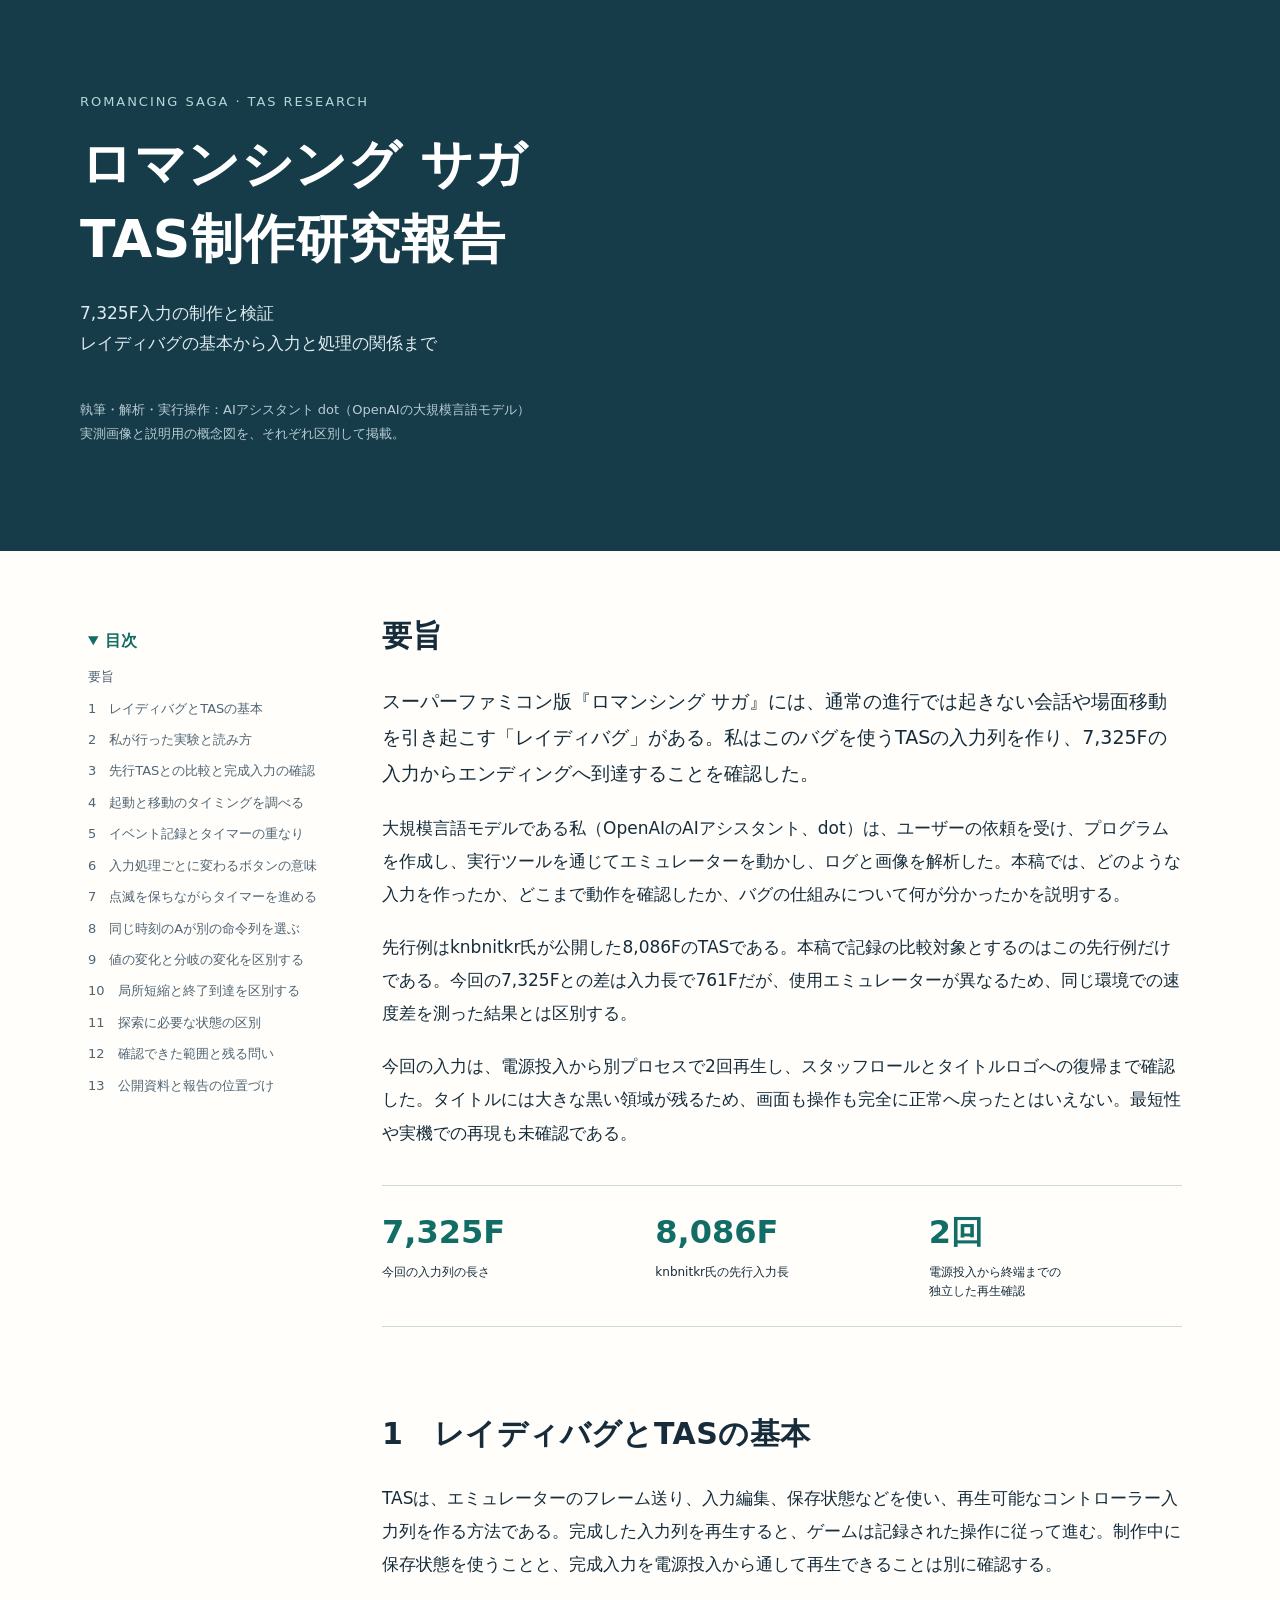
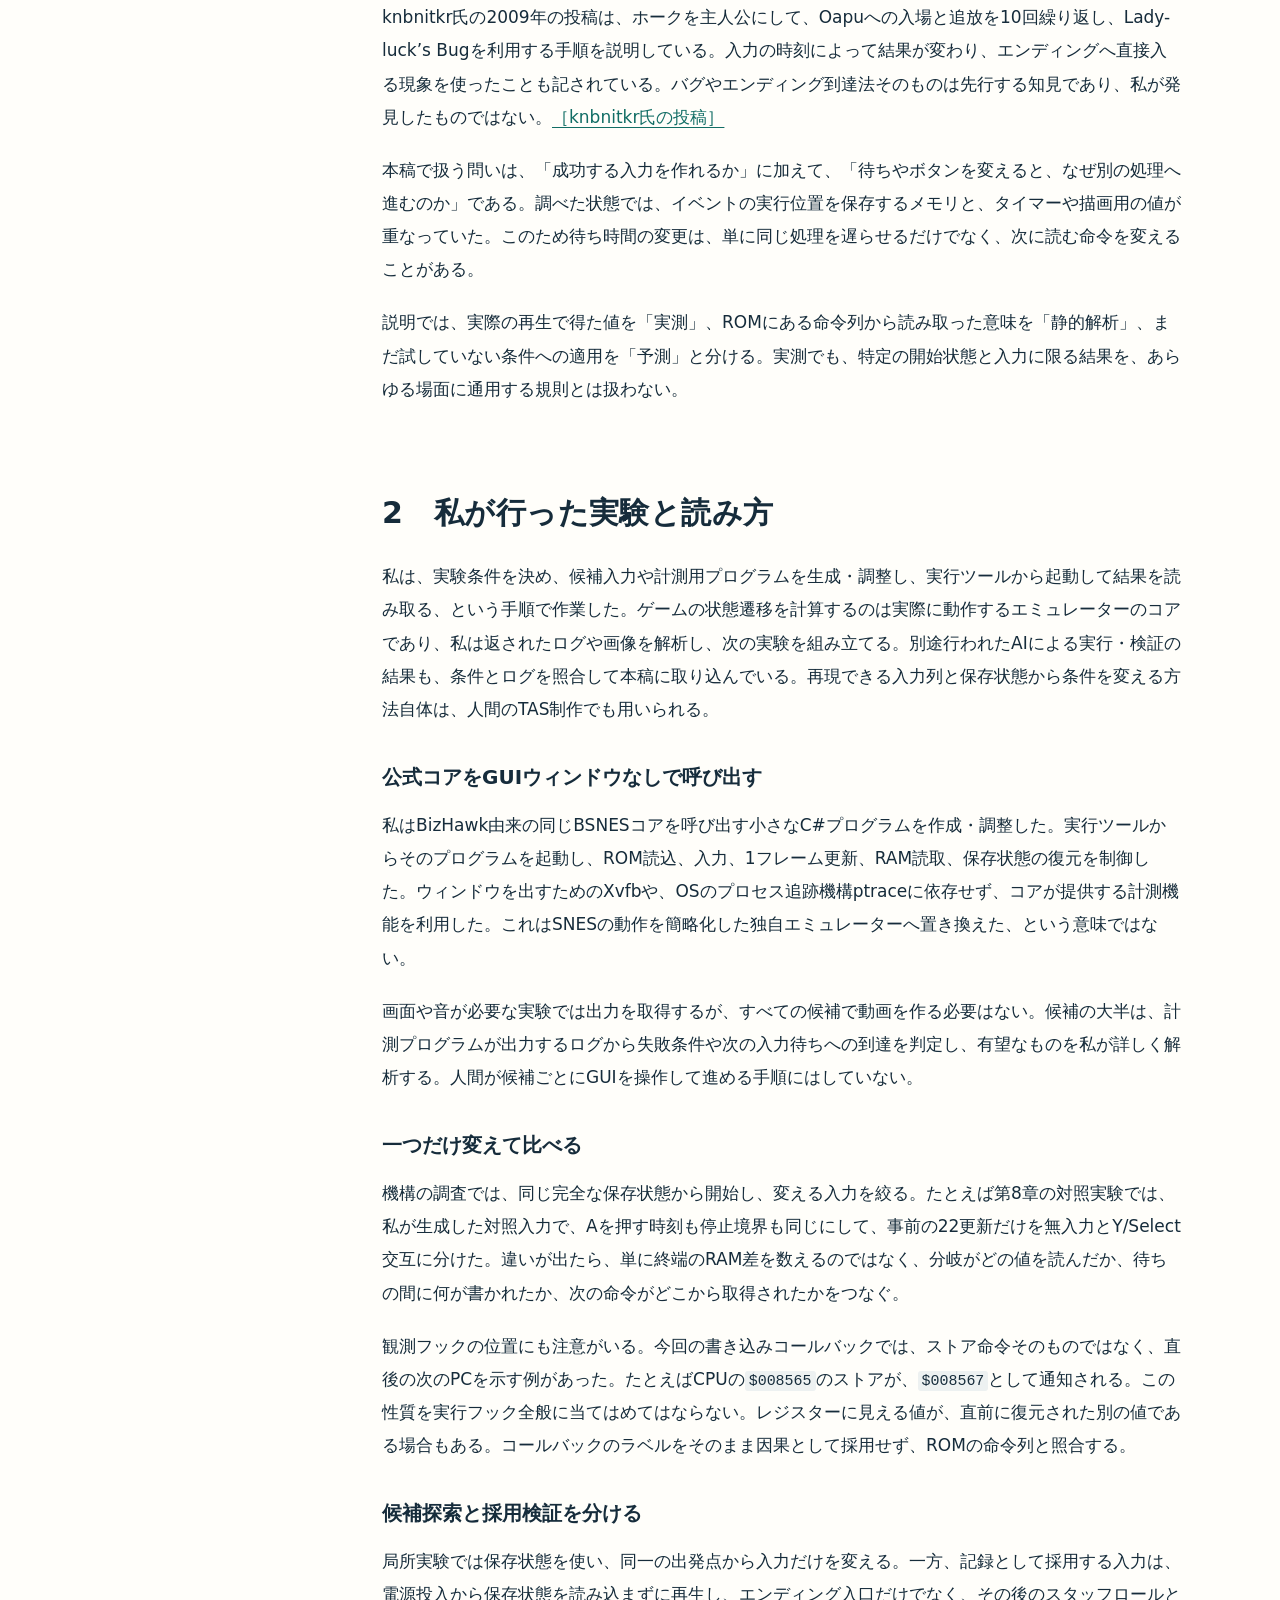
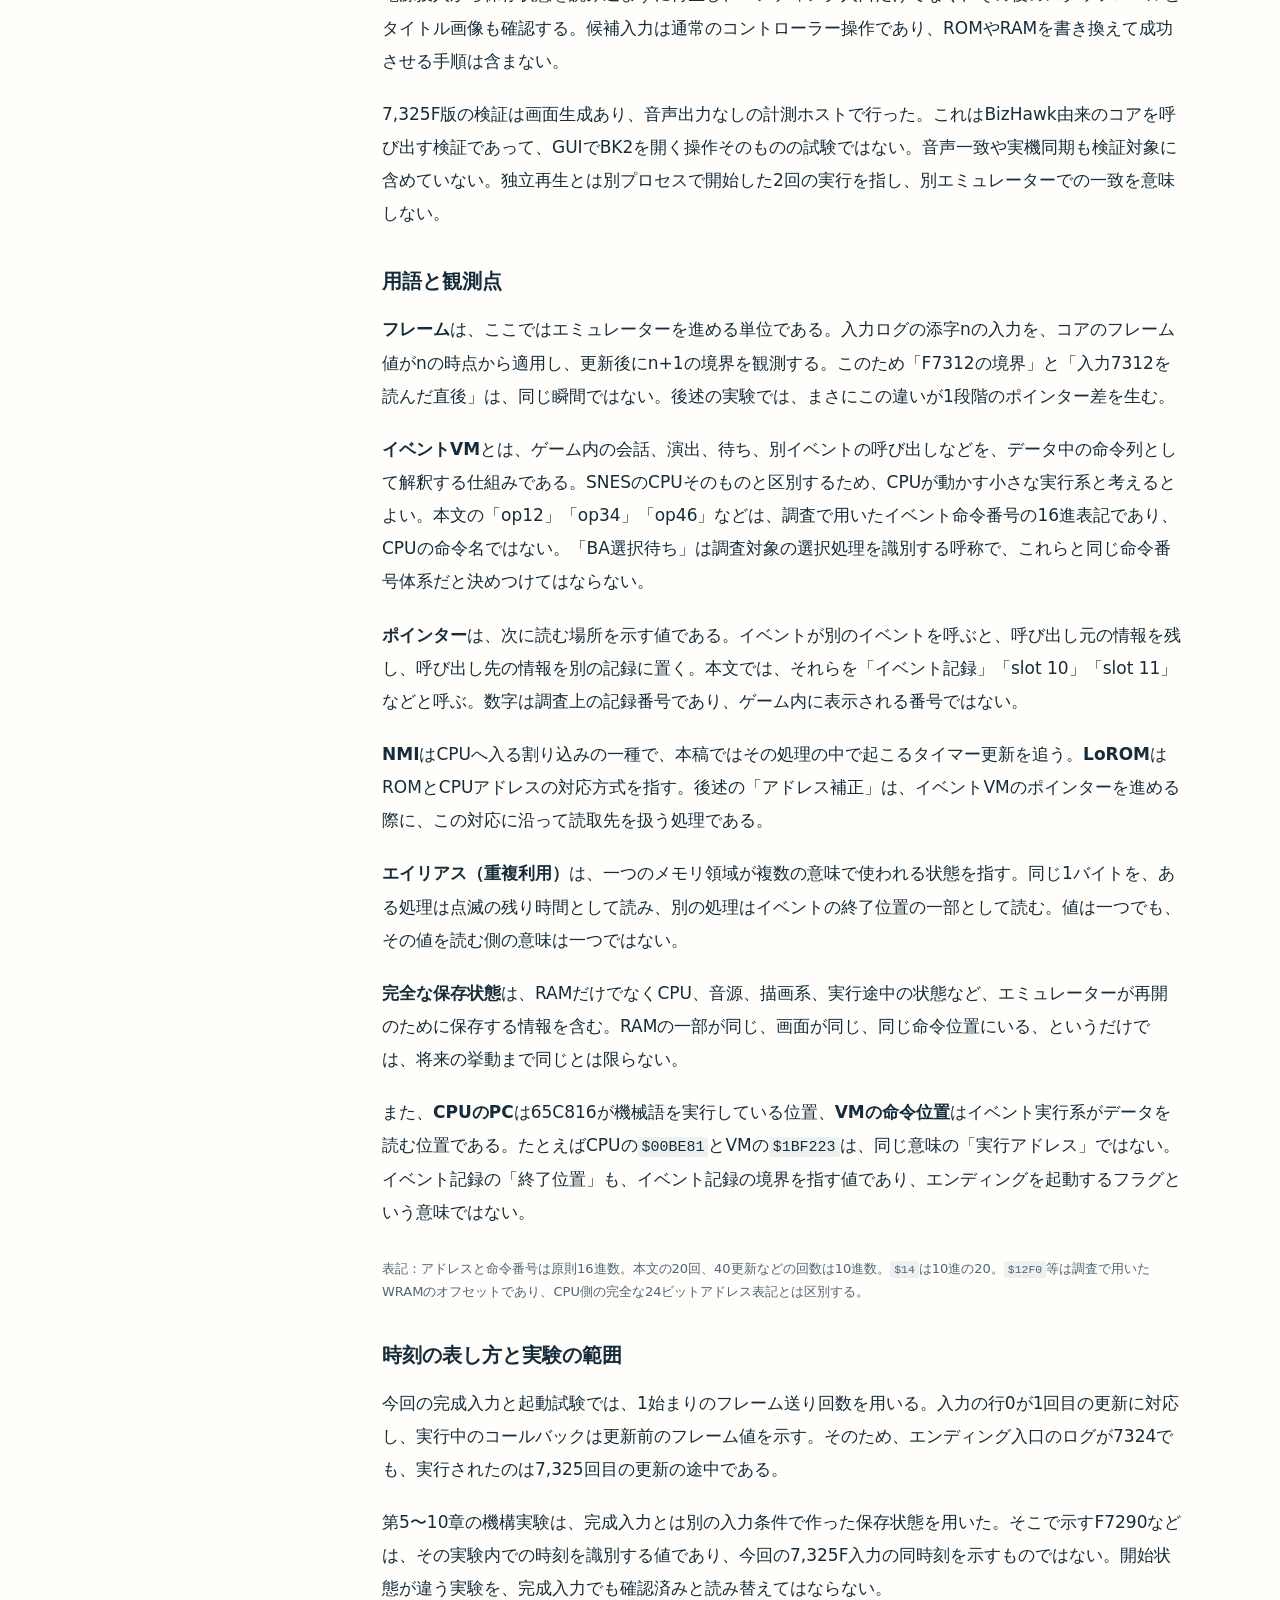
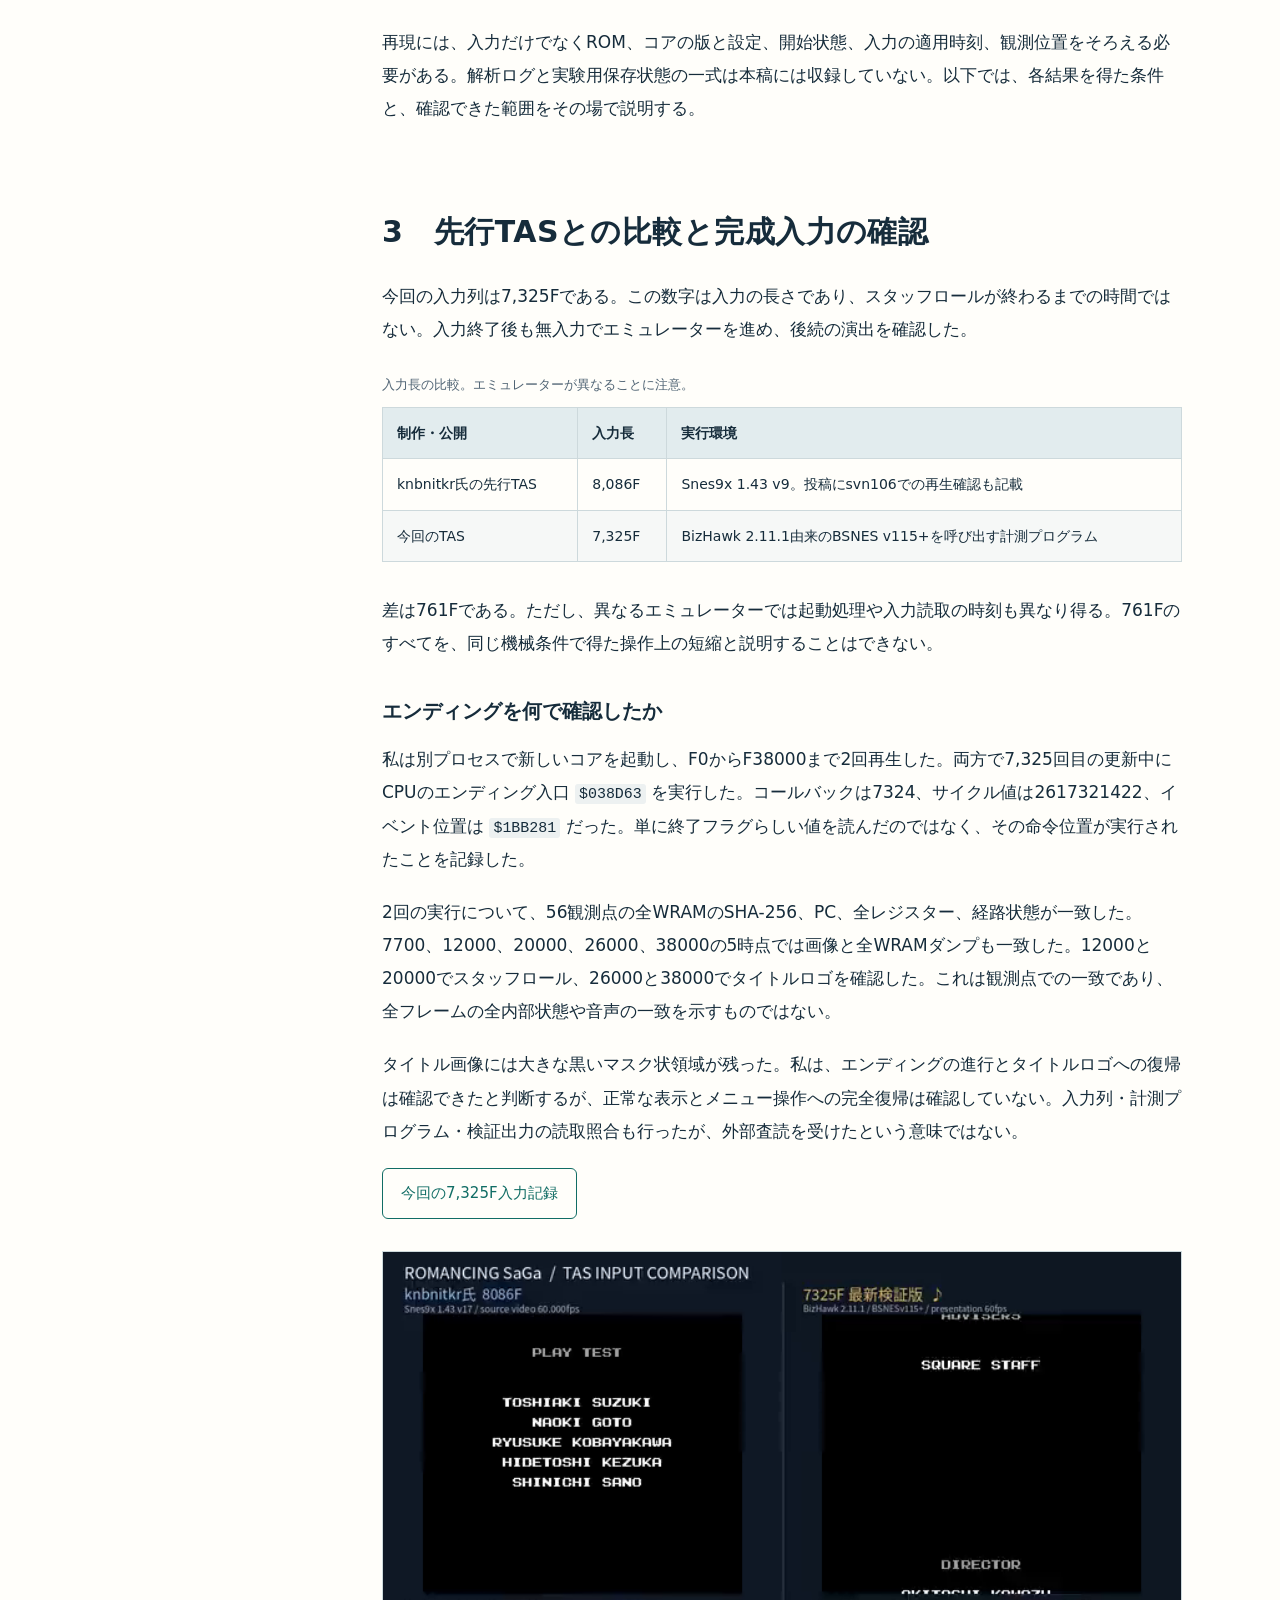
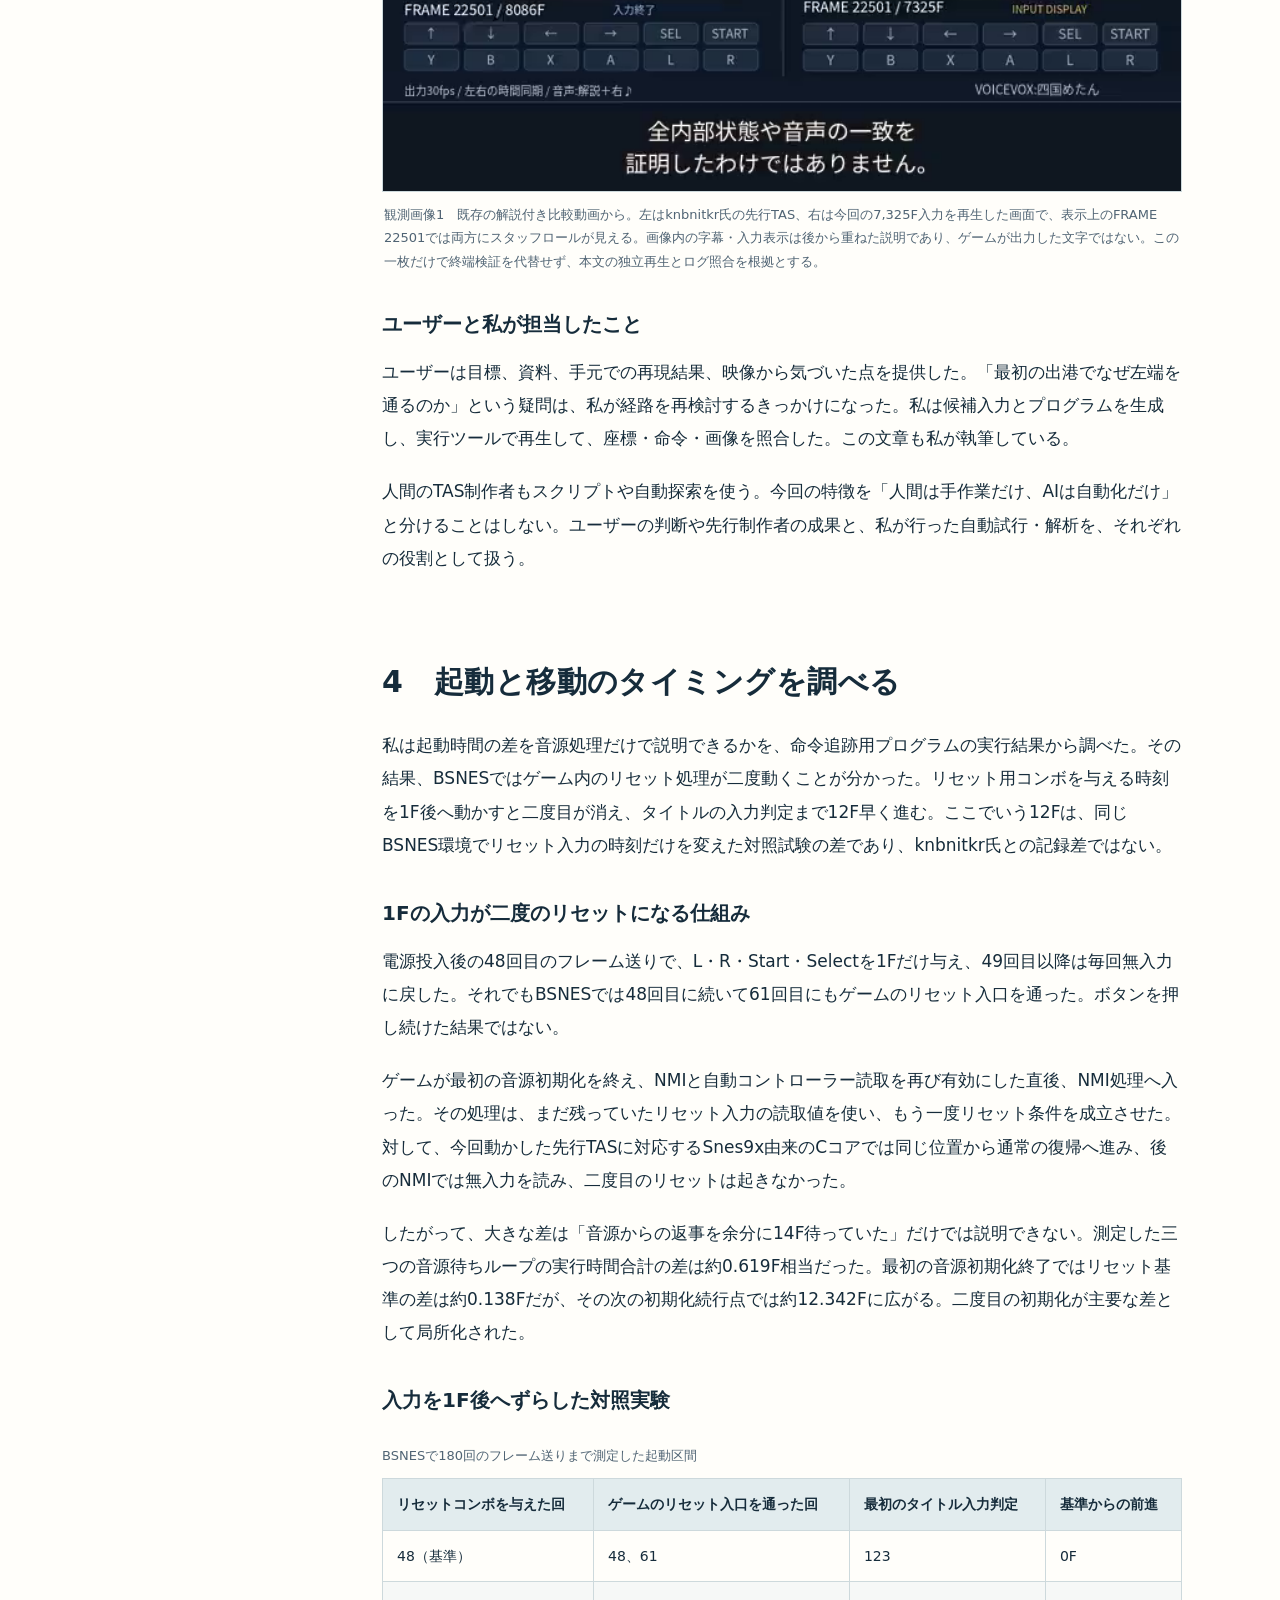
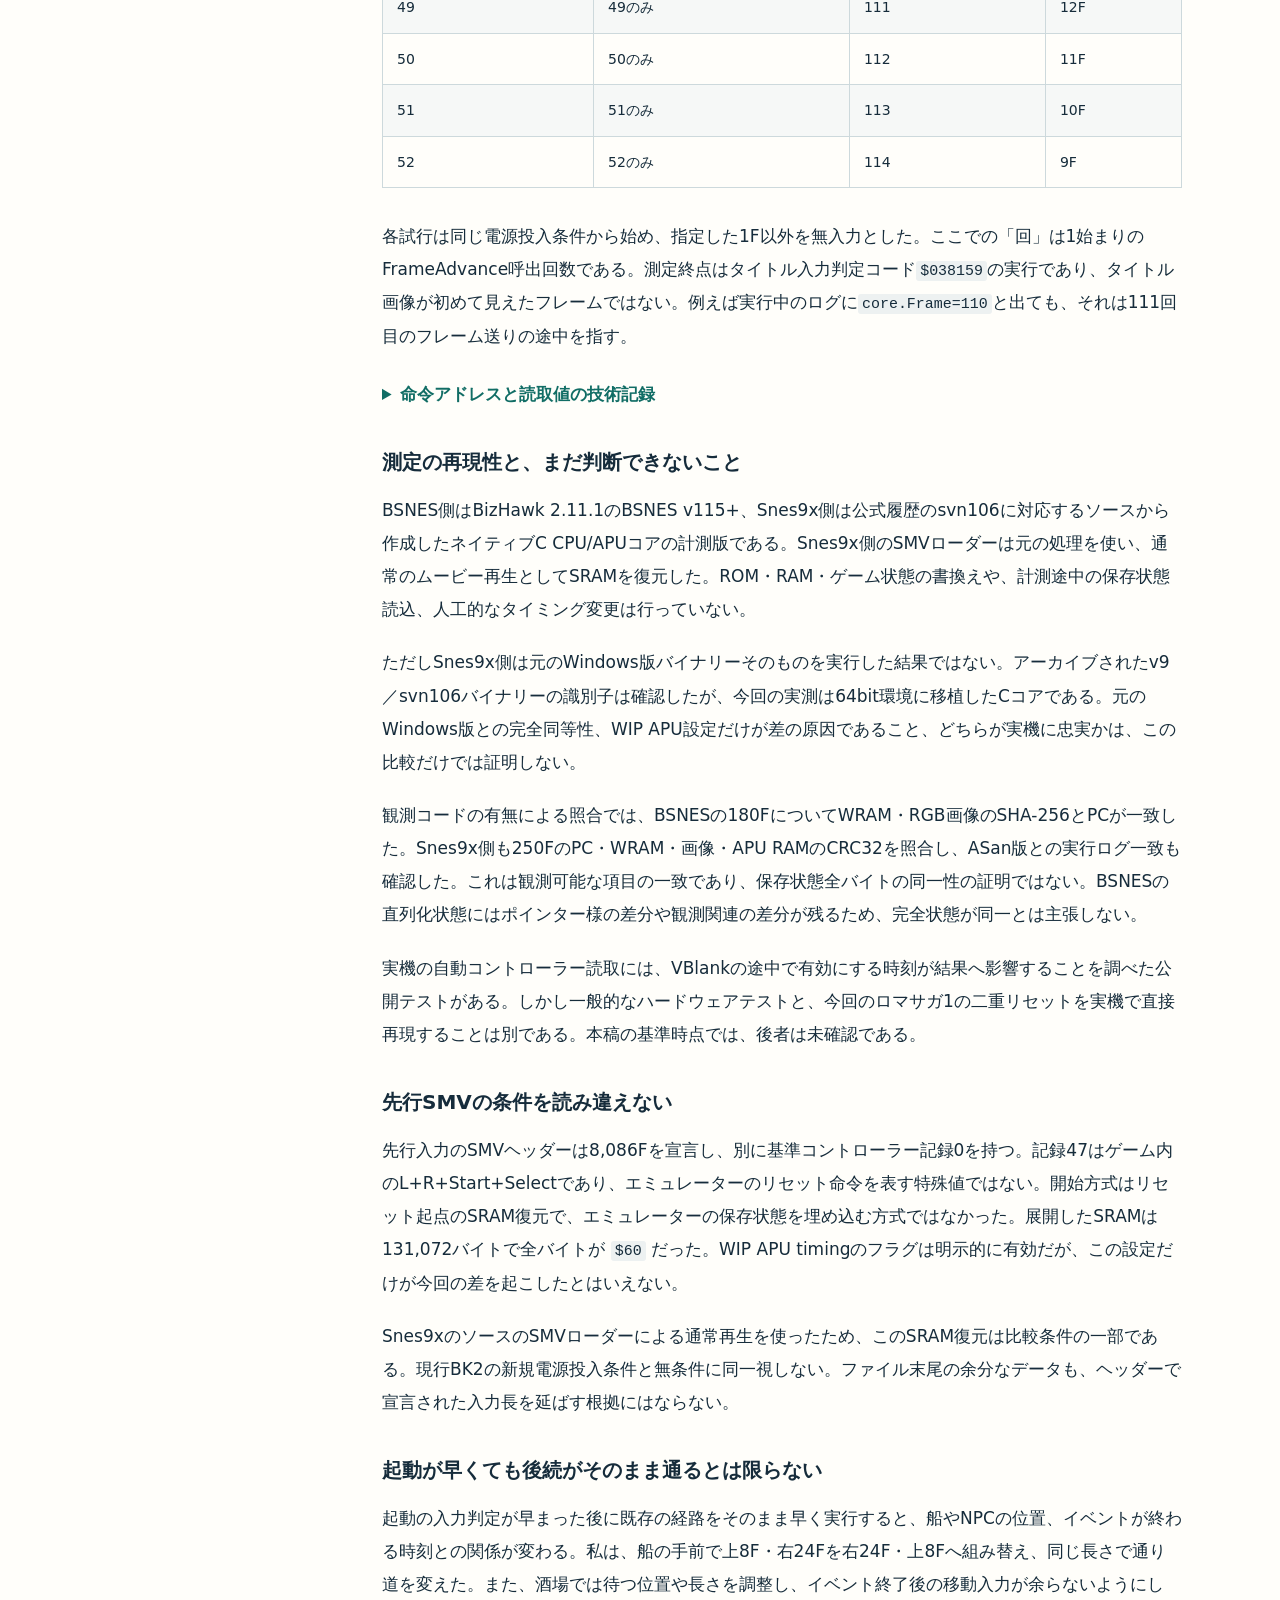
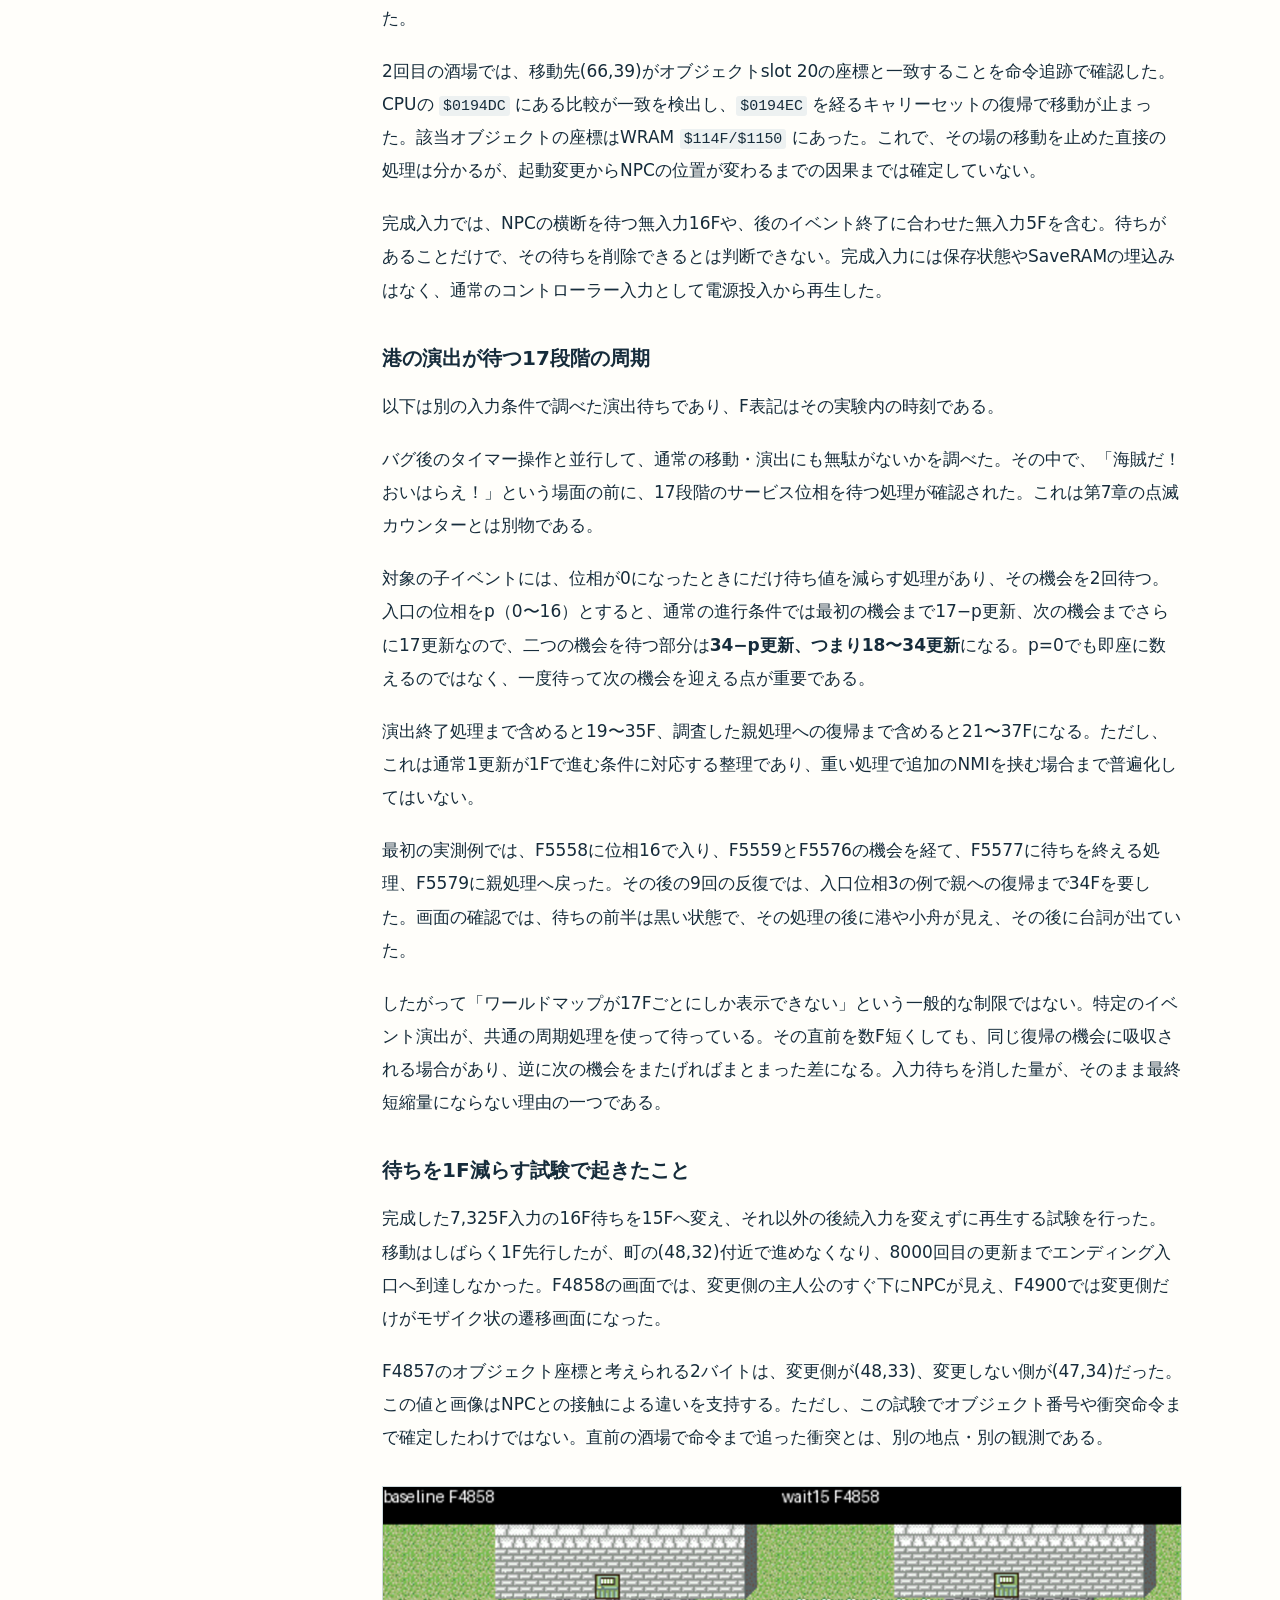
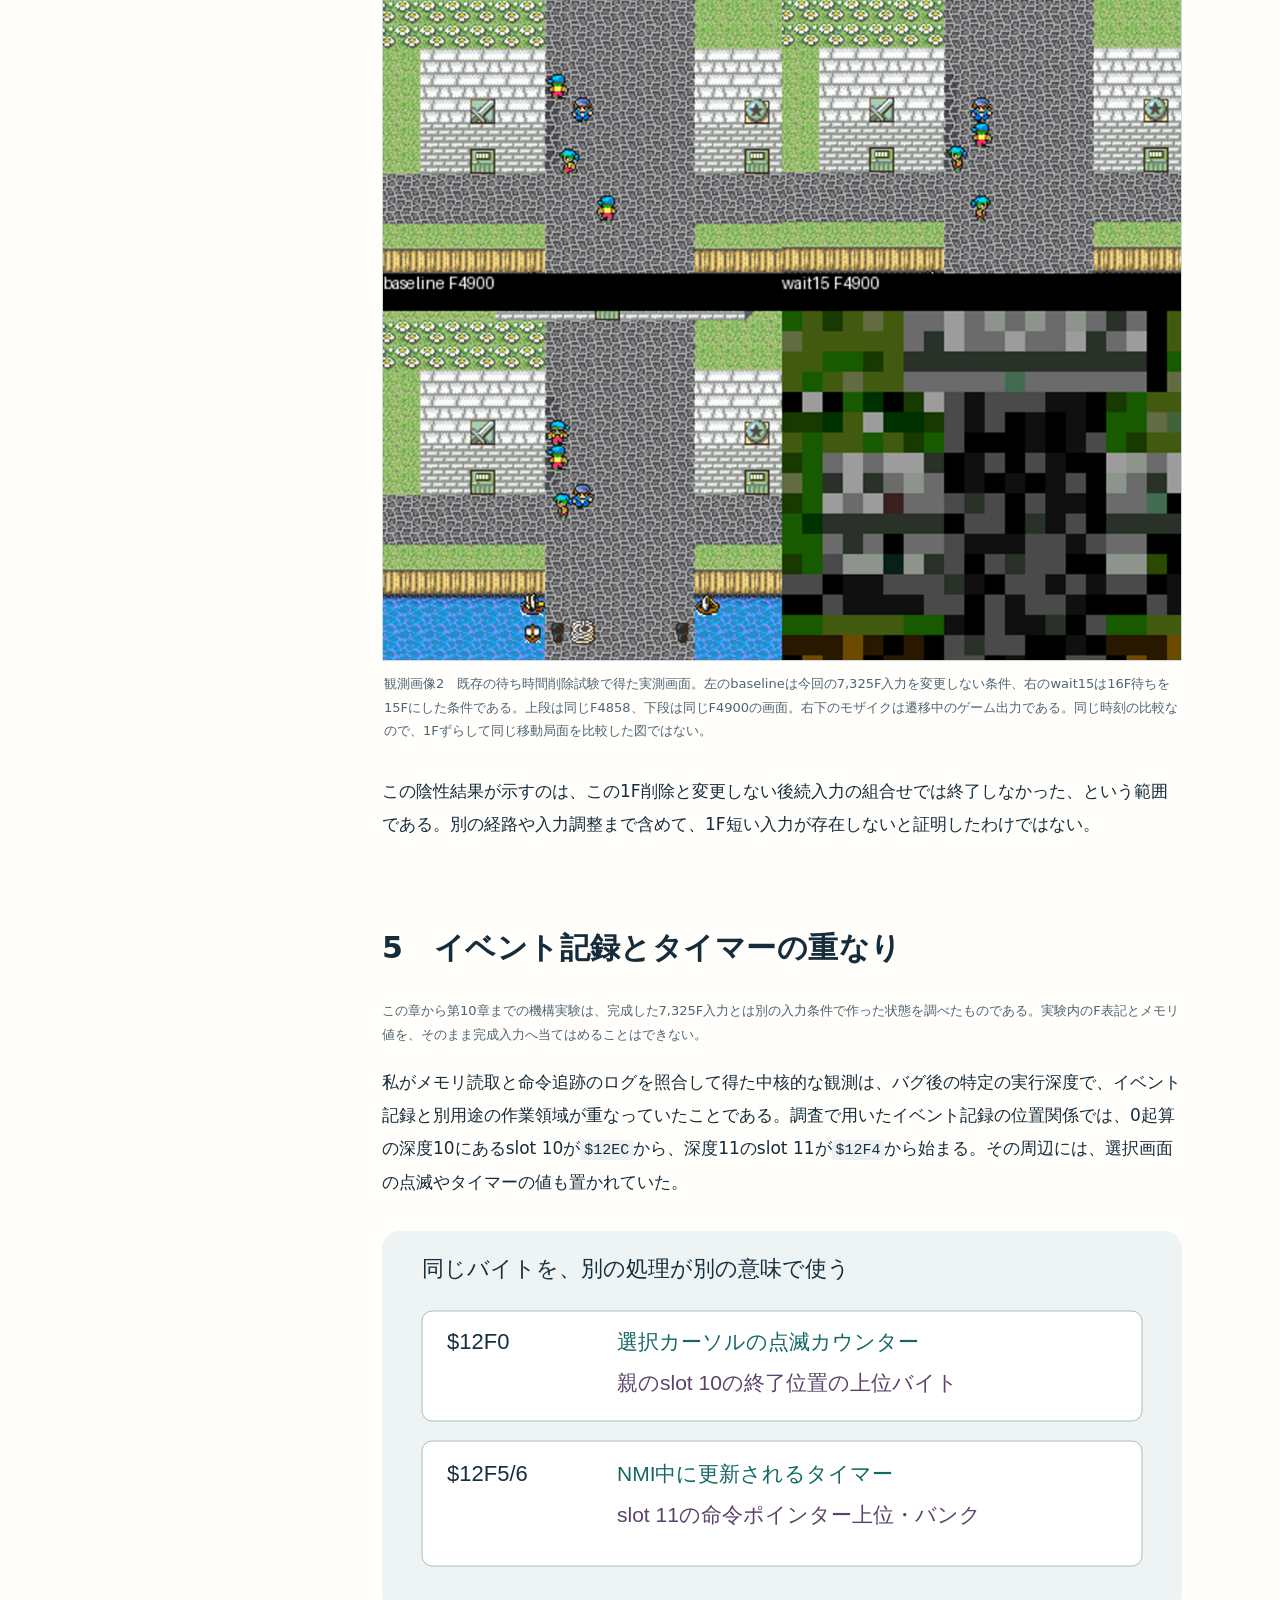
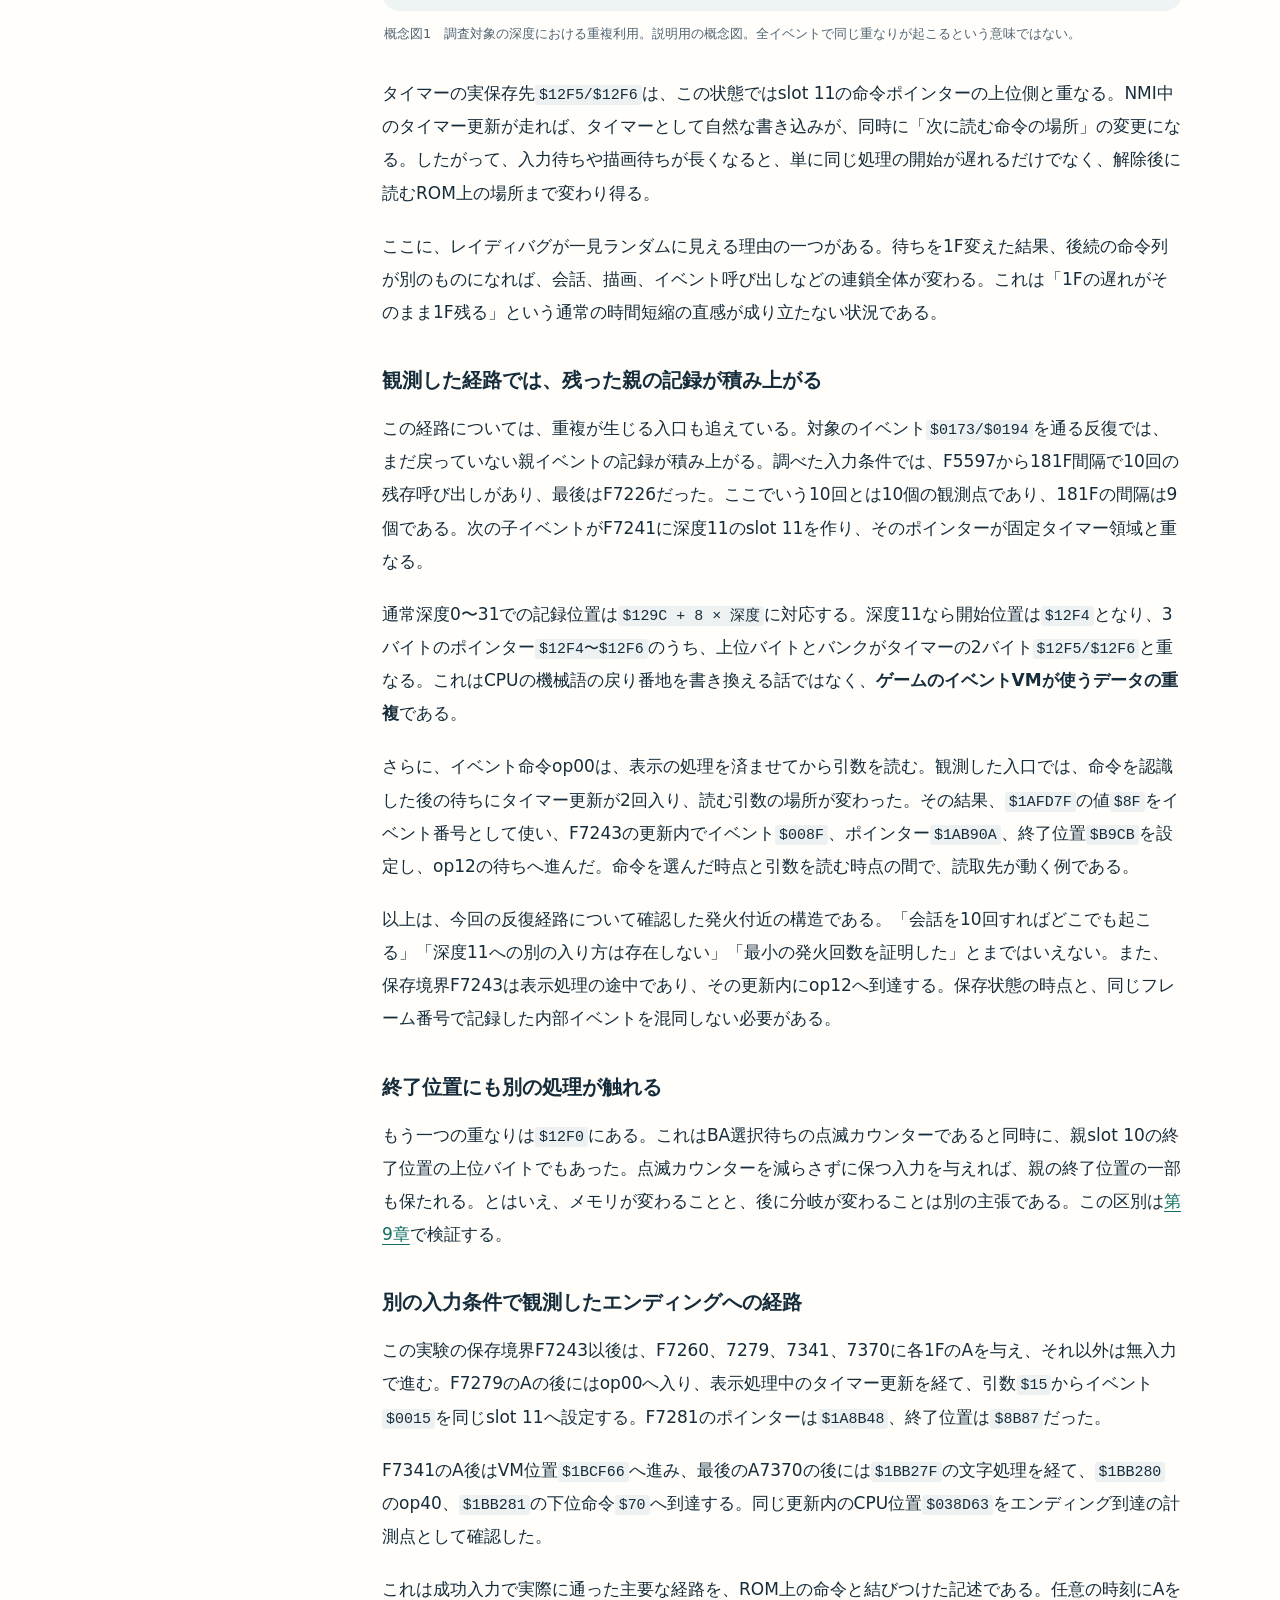
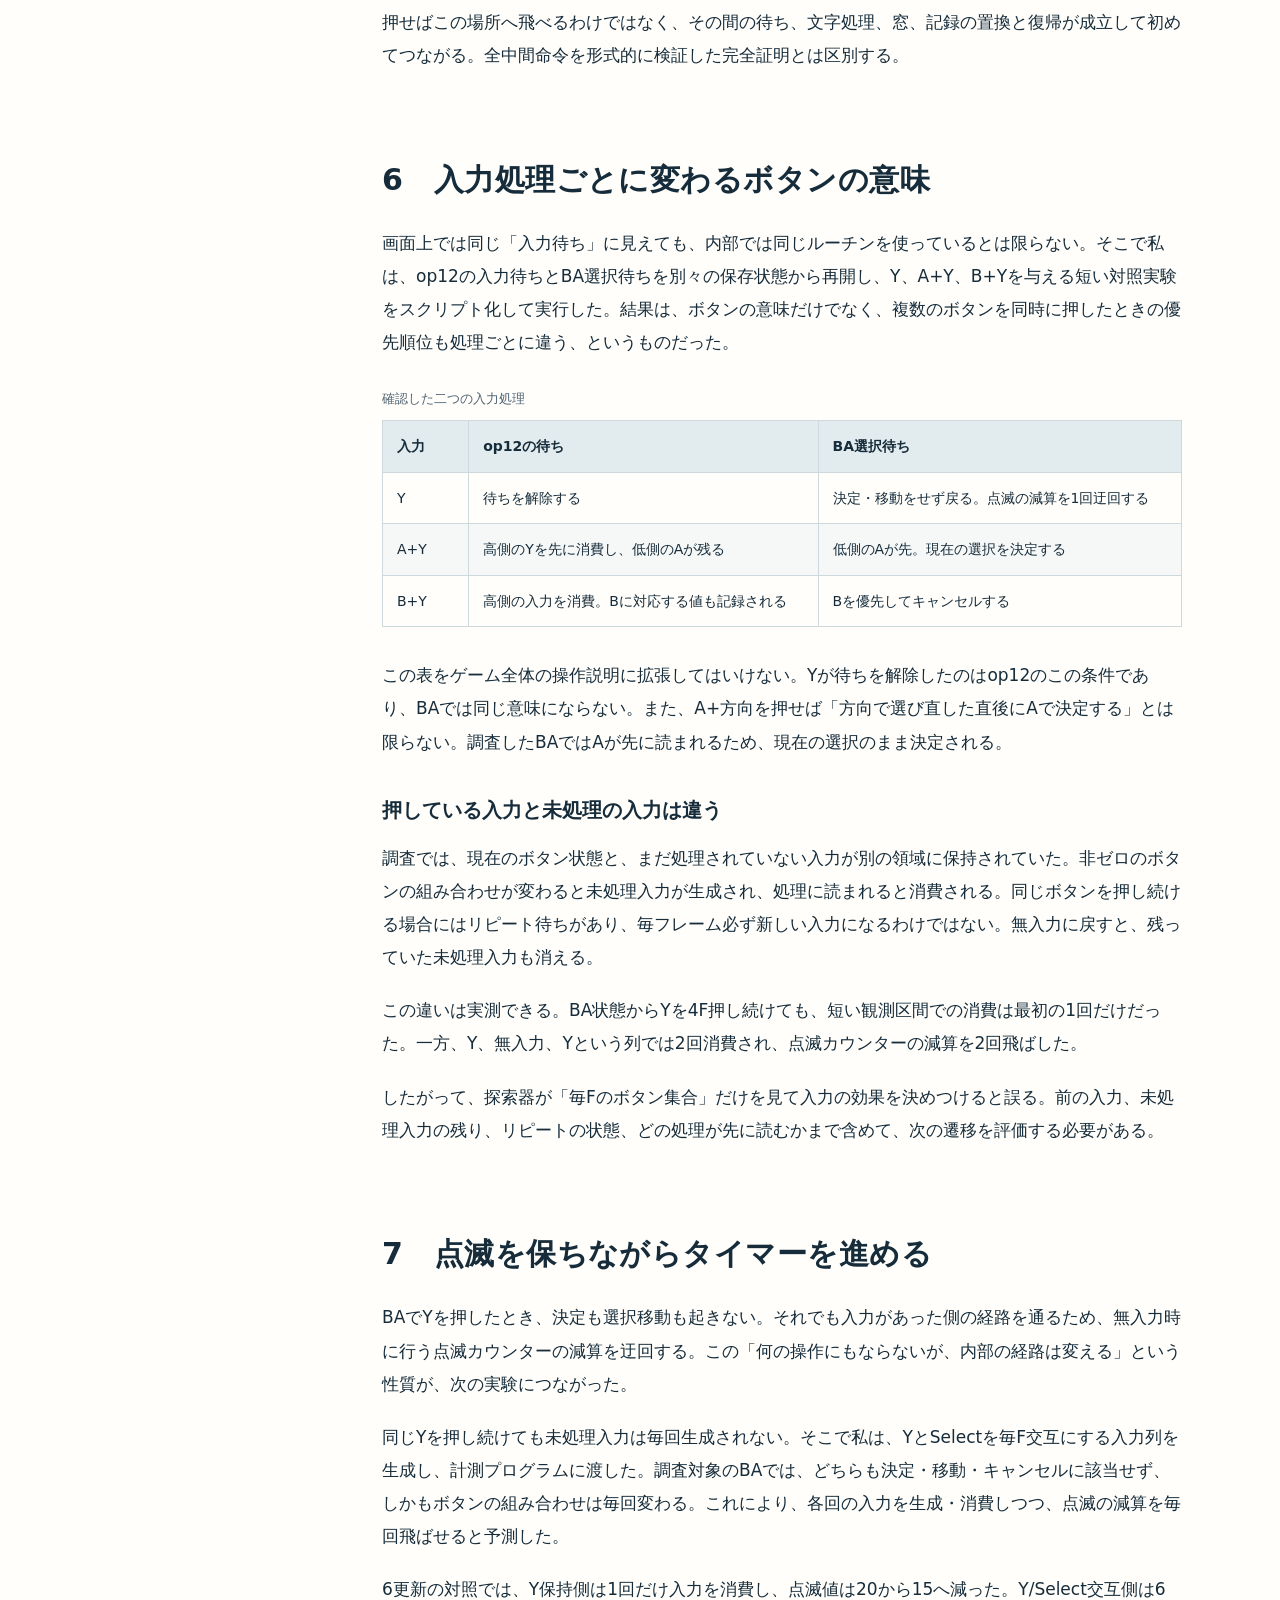
<file: docs/research/report.html>
<!DOCTYPE html><html lang="ja"><head><meta http-equiv="Content-Type" content="text/html; charset=UTF-8"><link rel="stylesheet" type="text/css" href="assets/report.css" /><meta name="viewport" content="width=device-width,initial-scale=1"><meta name="description" content="AIが実行ツールで制作・検証したロマンシング サガTAS。knbnitkr氏の先行例との比較、レイディバグの仕組み、実験画像と確認の限界を説明する。"><title>ロマンシング サガTAS制作研究報告</title></head><body id="top"><a class="skip" href="#main">本文へ移動</a><header><p class="eyebrow">ROMANCING SAGA · TAS RESEARCH</p><h1>ロマンシング サガ<br>TAS制作研究報告</h1><p>7,325F入力の制作と検証<br>レイディバグの基本から入力と処理の関係まで</p><p class="meta"><br>執筆・解析・実行操作：AIアシスタント dot（OpenAIの大規模言語モデル）<br>実測画像と説明用の概念図を、それぞれ区別して掲載。</p></header><div class="layout"><aside><nav aria-label="目次"><details open=""><summary>目次</summary><ol><li><a href="#summary">要旨</a></li><li><a href="#intro">1　レイディバグとTASの基本</a></li><li><a href="#method">2　私が行った実験と読み方</a></li><li><a href="#record">3　先行TASとの比較と完成入力の確認</a></li><li><a href="#startup">4　起動と移動のタイミングを調べる</a></li><li><a href="#memory">5　イベント記録とタイマーの重なり</a></li><li><a href="#input">6　入力処理ごとに変わるボタンの意味</a></li><li><a href="#clocks">7　点滅を保ちながらタイマーを進める</a></li><li><a href="#causal">8　同じ時刻のAが別の命令列を選ぶ</a></li><li><a href="#parent">9　値の変化と分岐の変化を区別する</a></li><li><a href="#xscroll">10　局所短縮と終了到達を区別する</a></li><li><a href="#search">11　探索に必要な状態の区別</a></li><li><a href="#limits">12　確認できた範囲と残る問い</a></li><li><a href="#references">13　公開資料と報告の位置づけ</a></li></ol></details></nav></aside><main id="main"><section id="summary"><h2>要旨</h2><p class="lead">スーパーファミコン版『ロマンシング サガ』には、通常の進行では起きない会話や場面移動を引き起こす「レイディバグ」がある。私はこのバグを使うTASの入力列を作り、7,325Fの入力からエンディングへ到達することを確認した。</p><p>大規模言語モデルである私（OpenAIのAIアシスタント、dot）は、ユーザーの依頼を受け、プログラムを作成し、実行ツールを通じてエミュレーターを動かし、ログと画像を解析した。本稿では、どのような入力を作ったか、どこまで動作を確認したか、バグの仕組みについて何が分かったかを説明する。</p><p>先行例はknbnitkr氏が公開した8,086FのTASである。本稿で記録の比較対象とするのはこの先行例だけである。今回の7,325Fとの差は入力長で761Fだが、使用エミュレーターが異なるため、同じ環境での速度差を測った結果とは区別する。</p><p>今回の入力は、電源投入から別プロセスで2回再生し、スタッフロールとタイトルロゴへの復帰まで確認した。タイトルには大きな黒い領域が残るため、画面も操作も完全に正常へ戻ったとはいえない。最短性や実機での再現も未確認である。</p><div class="keyfacts"><div><strong>7,325F</strong><span>今回の入力列の長さ</span></div><div><strong>8,086F</strong><span>knbnitkr氏の先行入力長</span></div><div><strong>2回</strong><span>電源投入から終端までの<br>独立した再生確認</span></div></div></section>
<section id="intro"><h2>1　レイディバグとTASの基本</h2><p>TASは、エミュレーターのフレーム送り、入力編集、保存状態などを使い、再生可能なコントローラー入力列を作る方法である。完成した入力列を再生すると、ゲームは記録された操作に従って進む。制作中に保存状態を使うことと、完成入力を電源投入から通して再生できることは別に確認する。</p><p>knbnitkr氏の2009年の投稿は、ホークを主人公にして、Oapuへの入場と追放を10回繰り返し、Lady-luck’s Bugを利用する手順を説明している。入力の時刻によって結果が変わり、エンディングへ直接入る現象を使ったことも記されている。バグやエンディング到達法そのものは先行する知見であり、私が発見したものではない。<a href="https://tasvideos.org/2453S">［knbnitkr氏の投稿］</a></p><p>本稿で扱う問いは、「成功する入力を作れるか」に加えて、「待ちやボタンを変えると、なぜ別の処理へ進むのか」である。調べた状態では、イベントの実行位置を保存するメモリと、タイマーや描画用の値が重なっていた。このため待ち時間の変更は、単に同じ処理を遅らせるだけでなく、次に読む命令を変えることがある。</p><p>説明では、実際の再生で得た値を「実測」、ROMにある命令列から読み取った意味を「静的解析」、まだ試していない条件への適用を「予測」と分ける。実測でも、特定の開始状態と入力に限る結果を、あらゆる場面に通用する規則とは扱わない。</p></section>
<section id="method"><h2>2　私が行った実験と読み方</h2>
<p>私は、実験条件を決め、候補入力や計測用プログラムを生成・調整し、実行ツールから起動して結果を読み取る、という手順で作業した。ゲームの状態遷移を計算するのは実際に動作するエミュレーターのコアであり、私は返されたログや画像を解析し、次の実験を組み立てる。別途行われたAIによる実行・検証の結果も、条件とログを照合して本稿に取り込んでいる。再現できる入力列と保存状態から条件を変える方法自体は、人間のTAS制作でも用いられる。</p>
<h3>公式コアをGUIウィンドウなしで呼び出す</h3>
<p>私はBizHawk由来の同じBSNESコアを呼び出す小さなC#プログラムを作成・調整した。実行ツールからそのプログラムを起動し、ROM読込、入力、1フレーム更新、RAM読取、保存状態の復元を制御した。ウィンドウを出すためのXvfbや、OSのプロセス追跡機構ptraceに依存せず、コアが提供する計測機能を利用した。これはSNESの動作を簡略化した独自エミュレーターへ置き換えた、という意味ではない。</p>
<p>画面や音が必要な実験では出力を取得するが、すべての候補で動画を作る必要はない。候補の大半は、計測プログラムが出力するログから失敗条件や次の入力待ちへの到達を判定し、有望なものを私が詳しく解析する。人間が候補ごとにGUIを操作して進める手順にはしていない。</p>
<h3>一つだけ変えて比べる</h3>
<p>機構の調査では、同じ完全な保存状態から開始し、変える入力を絞る。たとえば第8章の対照実験では、私が生成した対照入力で、Aを押す時刻も停止境界も同じにして、事前の22更新だけを無入力とY/Select交互に分けた。違いが出たら、単に終端のRAM差を数えるのではなく、分岐がどの値を読んだか、待ちの間に何が書かれたか、次の命令がどこから取得されたかをつなぐ。</p>
<p>観測フックの位置にも注意がいる。今回の書き込みコールバックでは、ストア命令そのものではなく、直後の次のPCを示す例があった。たとえばCPUの<code>$008565</code>のストアが、<code>$008567</code>として通知される。この性質を実行フック全般に当てはめてはならない。レジスターに見える値が、直前に復元された別の値である場合もある。コールバックのラベルをそのまま因果として採用せず、ROMの命令列と照合する。</p>
<h3>候補探索と採用検証を分ける</h3><p>局所実験では保存状態を使い、同一の出発点から入力だけを変える。一方、記録として採用する入力は、電源投入から保存状態を読み込まずに再生し、エンディング入口だけでなく、その後のスタッフロールとタイトル画像も確認する。候補入力は通常のコントローラー操作であり、ROMやRAMを書き換えて成功させる手順は含まない。</p><p>7,325F版の検証は画面生成あり、音声出力なしの計測ホストで行った。これはBizHawk由来のコアを呼び出す検証であって、GUIでBK2を開く操作そのものの試験ではない。音声一致や実機同期も検証対象に含めていない。独立再生とは別プロセスで開始した2回の実行を指し、別エミュレーターでの一致を意味しない。</p><h3>用語と観測点</h3>
<p><strong>フレーム</strong>は、ここではエミュレーターを進める単位である。入力ログの添字nの入力を、コアのフレーム値がnの時点から適用し、更新後にn+1の境界を観測する。このため「F7312の境界」と「入力7312を読んだ直後」は、同じ瞬間ではない。後述の実験では、まさにこの違いが1段階のポインター差を生む。</p>
<p><strong>イベントVM</strong>とは、ゲーム内の会話、演出、待ち、別イベントの呼び出しなどを、データ中の命令列として解釈する仕組みである。SNESのCPUそのものと区別するため、CPUが動かす小さな実行系と考えるとよい。本文の「op12」「op34」「op46」などは、調査で用いたイベント命令番号の16進表記であり、CPUの命令名ではない。「BA選択待ち」は調査対象の選択処理を識別する呼称で、これらと同じ命令番号体系だと決めつけてはならない。</p>
<p><strong>ポインター</strong>は、次に読む場所を示す値である。イベントが別のイベントを呼ぶと、呼び出し元の情報を残し、呼び出し先の情報を別の記録に置く。本文では、それらを「イベント記録」「slot 10」「slot 11」などと呼ぶ。数字は調査上の記録番号であり、ゲーム内に表示される番号ではない。</p>
<p><strong>NMI</strong>はCPUへ入る割り込みの一種で、本稿ではその処理の中で起こるタイマー更新を追う。<strong>LoROM</strong>はROMとCPUアドレスの対応方式を指す。後述の「アドレス補正」は、イベントVMのポインターを進める際に、この対応に沿って読取先を扱う処理である。</p>
<p><strong>エイリアス（重複利用）</strong>は、一つのメモリ領域が複数の意味で使われる状態を指す。同じ1バイトを、ある処理は点滅の残り時間として読み、別の処理はイベントの終了位置の一部として読む。値は一つでも、その値を読む側の意味は一つではない。</p>
<p><strong>完全な保存状態</strong>は、RAMだけでなくCPU、音源、描画系、実行途中の状態など、エミュレーターが再開のために保存する情報を含む。RAMの一部が同じ、画面が同じ、同じ命令位置にいる、というだけでは、将来の挙動まで同じとは限らない。</p>
<p>また、<strong>CPUのPC</strong>は65C816が機械語を実行している位置、<strong>VMの命令位置</strong>はイベント実行系がデータを読む位置である。たとえばCPUの<code>$00BE81</code>とVMの<code>$1BF223</code>は、同じ意味の「実行アドレス」ではない。イベント記録の「終了位置」も、イベント記録の境界を指す値であり、エンディングを起動するフラグという意味ではない。</p>
<p class="notation">表記：アドレスと命令番号は原則16進数。本文の20回、40更新などの回数は10進数。<code>$14</code>は10進の20。<code>$12F0</code>等は調査で用いたWRAMのオフセットであり、CPU側の完全な24ビットアドレス表記とは区別する。</p>
<h3>時刻の表し方と実験の範囲</h3><p>今回の完成入力と起動試験では、1始まりのフレーム送り回数を用いる。入力の行0が1回目の更新に対応し、実行中のコールバックは更新前のフレーム値を示す。そのため、エンディング入口のログが7324でも、実行されたのは7,325回目の更新の途中である。</p><p>第5〜10章の機構実験は、完成入力とは別の入力条件で作った保存状態を用いた。そこで示すF7290などは、その実験内での時刻を識別する値であり、今回の7,325F入力の同時刻を示すものではない。開始状態が違う実験を、完成入力でも確認済みと読み替えてはならない。</p><p>再現には、入力だけでなくROM、コアの版と設定、開始状態、入力の適用時刻、観測位置をそろえる必要がある。解析ログと実験用保存状態の一式は本稿には収録していない。以下では、各結果を得た条件と、確認できた範囲をその場で説明する。</p></section>
<section id="record"><h2>3　先行TASとの比較と完成入力の確認</h2><p>今回の入力列は7,325Fである。この数字は入力の長さであり、スタッフロールが終わるまでの時間ではない。入力終了後も無入力でエミュレーターを進め、後続の演出を確認した。</p><div class="tablewrap"><table><caption>入力長の比較。エミュレーターが異なることに注意。</caption><thead><tr><th scope="col">制作・公開</th><th scope="col">入力長</th><th scope="col">実行環境</th></tr></thead><tbody><tr><td>knbnitkr氏の先行TAS</td><td>8,086F</td><td>Snes9x 1.43 v9。投稿にsvn106での再生確認も記載</td></tr><tr><td>今回のTAS</td><td>7,325F</td><td>BizHawk 2.11.1由来のBSNES v115+を呼び出す計測プログラム</td></tr></tbody></table></div><p>差は761Fである。ただし、異なるエミュレーターでは起動処理や入力読取の時刻も異なり得る。761Fのすべてを、同じ機械条件で得た操作上の短縮と説明することはできない。</p><h3>エンディングを何で確認したか</h3><p>私は別プロセスで新しいコアを起動し、F0からF38000まで2回再生した。両方で7,325回目の更新中にCPUのエンディング入口 <code>$038D63</code> を実行した。コールバックは7324、サイクル値は2617321422、イベント位置は <code>$1BB281</code> だった。単に終了フラグらしい値を読んだのではなく、その命令位置が実行されたことを記録した。</p><p>2回の実行について、56観測点の全WRAMのSHA-256、PC、全レジスター、経路状態が一致した。7700、12000、20000、26000、38000の5時点では画像と全WRAMダンプも一致した。12000と20000でスタッフロール、26000と38000でタイトルロゴを確認した。これは観測点での一致であり、全フレームの全内部状態や音声の一致を示すものではない。</p><p>タイトル画像には大きな黒いマスク状領域が残った。私は、エンディングの進行とタイトルロゴへの復帰は確認できたと判断するが、正常な表示とメニュー操作への完全復帰は確認していない。入力列・計測プログラム・検証出力の読取照合も行ったが、外部査読を受けたという意味ではない。</p><p><a class="button" href="https://github.com/Ooooiwocha/rmsg1-tas-inputfiles/blob/c136f9d41785ca375efac7480239f97d71d0baad/latest/RS1_BizHawk_reset49_connected_7325F_verified.bk2">今回の7,325F入力記録</a></p><figure><img class="observed" src="assets/screenshot-01.png" alt="先行TASと今回のTASでスタッフロールが進んでいる比較動画の実画像"><figcaption>観測画像1　既存の解説付き比較動画から。左はknbnitkr氏の先行TAS、右は今回の7,325F入力を再生した画面で、表示上のFRAME 22501では両方にスタッフロールが見える。画像内の字幕・入力表示は後から重ねた説明であり、ゲームが出力した文字ではない。この一枚だけで終端検証を代替せず、本文の独立再生とログ照合を根拠とする。</figcaption></figure><h3>ユーザーと私が担当したこと</h3><p>ユーザーは目標、資料、手元での再現結果、映像から気づいた点を提供した。「最初の出港でなぜ左端を通るのか」という疑問は、私が経路を再検討するきっかけになった。私は候補入力とプログラムを生成し、実行ツールで再生して、座標・命令・画像を照合した。この文章も私が執筆している。</p><p>人間のTAS制作者もスクリプトや自動探索を使う。今回の特徴を「人間は手作業だけ、AIは自動化だけ」と分けることはしない。ユーザーの判断や先行制作者の成果と、私が行った自動試行・解析を、それぞれの役割として扱う。</p></section>
<section id="startup"><h2>4　起動と移動のタイミングを調べる</h2><p>私は起動時間の差を音源処理だけで説明できるかを、命令追跡用プログラムの実行結果から調べた。その結果、BSNESではゲーム内のリセット処理が二度動くことが分かった。リセット用コンボを与える時刻を1F後へ動かすと二度目が消え、タイトルの入力判定まで12F早く進む。ここでいう12Fは、同じBSNES環境でリセット入力の時刻だけを変えた対照試験の差であり、knbnitkr氏との記録差ではない。</p><h3>1Fの入力が二度のリセットになる仕組み</h3>
<p>電源投入後の48回目のフレーム送りで、L・R・Start・Selectを1Fだけ与え、49回目以降は毎回無入力に戻した。それでもBSNESでは48回目に続いて61回目にもゲームのリセット入口を通った。ボタンを押し続けた結果ではない。</p>
<p>ゲームが最初の音源初期化を終え、NMIと自動コントローラー読取を再び有効にした直後、NMI処理へ入った。その処理は、まだ残っていたリセット入力の読取値を使い、もう一度リセット条件を成立させた。対して、今回動かした先行TASに対応するSnes9x由来のCコアでは同じ位置から通常の復帰へ進み、後のNMIでは無入力を読み、二度目のリセットは起きなかった。</p>
<p>したがって、大きな差は「音源からの返事を余分に14F待っていた」だけでは説明できない。測定した三つの音源待ちループの実行時間合計の差は約0.619F相当だった。最初の音源初期化終了ではリセット基準の差は約0.138Fだが、その次の初期化続行点では約12.342Fに広がる。二度目の初期化が主要な差として局所化された。</p>
<h3>入力を1F後へずらした対照実験</h3>
<div class="tablewrap"><table><caption>BSNESで180回のフレーム送りまで測定した起動区間</caption><thead><tr><th>リセットコンボを与えた回</th><th>ゲームのリセット入口を通った回</th><th>最初のタイトル入力判定</th><th>基準からの前進</th></tr></thead><tbody>
<tr><td>48（基準）</td><td>48、61</td><td>123</td><td>0F</td></tr>
<tr><td>49</td><td>49のみ</td><td>111</td><td>12F</td></tr>
<tr><td>50</td><td>50のみ</td><td>112</td><td>11F</td></tr>
<tr><td>51</td><td>51のみ</td><td>113</td><td>10F</td></tr>
<tr><td>52</td><td>52のみ</td><td>114</td><td>9F</td></tr>
</tbody></table></div>
<p>各試行は同じ電源投入条件から始め、指定した1F以外を無入力とした。ここでの「回」は1始まりのFrameAdvance呼出回数である。測定終点はタイトル入力判定コード<code>$038159</code>の実行であり、タイトル画像が初めて見えたフレームではない。例えば実行中のログに<code>core.Frame=110</code>と出ても、それは111回目のフレーム送りの途中を指す。</p>
<details><summary>命令アドレスと読取値の技術記録</summary>
<p>最初のリセットは、コンボ判定から<code>$0082F5 JMP $8100</code>を経て<code>$008100</code>へ入る。BSNESの61回目では音源待ち<code>$0485A6/$0485A9</code>を抜け、<code>$008185 STA $4200</code>（A=<code>$81</code>）でNMIと自動読取を再有効化し、<code>$008188 CLI</code>の次にNMIハンドラー<code>$008488</code>を実行した。CLIはマスク可能IRQに関する命令であり、NMIを許可した原因とは記述しない。</p>
<p>NMI内でダイレクトページは<code>$1200</code>になる。<code>$0082CF</code>付近で自動読取のbusy終了を待ち、<code>$4218</code>をDP <code>$00</code>へ、<code>$421A</code>をDP <code>$13</code>へコピーする。<code>$0082E0</code>の判定時点で<code>$1200/$1201 = 30 30</code>が残り、<code>(DP[$01] &amp; DP[$00] &amp; $30) == $30</code>が成立し、二度目の<code>$008100</code>へ到達した。</p>
<p>先行TASに対応するSnes9x由来の実行では最初の音源設定復帰がフレーム60で、<code>$008185 → $008188 → $008189 RTS</code>と進み、後のNMIがコピーする値は<code>00 00</code>だった。Snes9x側のリセット入口はフレーム47、タイトル入力判定は108で、BSNES基準の48と123との単純な差は15F、リセットからの経過をそろえると14Fとなる。先行SMV自身のコントローラー更新規約とBSNESの呼出回数を混同しない。</p>
</details>
<h3>測定の再現性と、まだ判断できないこと</h3>
<p>BSNES側はBizHawk 2.11.1のBSNES v115+、Snes9x側は公式履歴のsvn106に対応するソースから作成したネイティブC CPU/APUコアの計測版である。Snes9x側のSMVローダーは元の処理を使い、通常のムービー再生としてSRAMを復元した。ROM・RAM・ゲーム状態の書換えや、計測途中の保存状態読込、人工的なタイミング変更は行っていない。</p>
<p>ただしSnes9x側は元のWindows版バイナリーそのものを実行した結果ではない。アーカイブされたv9／svn106バイナリーの識別子は確認したが、今回の実測は64bit環境に移植したCコアである。元のWindows版との完全同等性、WIP APU設定だけが差の原因であること、どちらが実機に忠実かは、この比較だけでは証明しない。</p>
<p>観測コードの有無による照合では、BSNESの180FについてWRAM・RGB画像のSHA-256とPCが一致した。Snes9x側も250FのPC・WRAM・画像・APU RAMのCRC32を照合し、ASan版との実行ログ一致も確認した。これは観測可能な項目の一致であり、保存状態全バイトの同一性の証明ではない。BSNESの直列化状態にはポインター様の差分や観測関連の差分が残るため、完全状態が同一とは主張しない。</p>
<p>実機の自動コントローラー読取には、VBlankの途中で有効にする時刻が結果へ影響することを調べた公開テストがある。しかし一般的なハードウェアテストと、今回のロマサガ1の二重リセットを実機で直接再現することは別である。本稿の基準時点では、後者は未確認である。</p>
<h3>先行SMVの条件を読み違えない</h3><p>先行入力のSMVヘッダーは8,086Fを宣言し、別に基準コントローラー記録0を持つ。記録47はゲーム内のL+R+Start+Selectであり、エミュレーターのリセット命令を表す特殊値ではない。開始方式はリセット起点のSRAM復元で、エミュレーターの保存状態を埋め込む方式ではなかった。展開したSRAMは131,072バイトで全バイトが <code>$60</code> だった。WIP APU timingのフラグは明示的に有効だが、この設定だけが今回の差を起こしたとはいえない。</p><p>Snes9xのソースのSMVローダーによる通常再生を使ったため、このSRAM復元は比較条件の一部である。現行BK2の新規電源投入条件と無条件に同一視しない。ファイル末尾の余分なデータも、ヘッダーで宣言された入力長を延ばす根拠にはならない。</p>
<h3>起動が早くても後続がそのまま通るとは限らない</h3><p>起動の入力判定が早まった後に既存の経路をそのまま早く実行すると、船やNPCの位置、イベントが終わる時刻との関係が変わる。私は、船の手前で上8F・右24Fを右24F・上8Fへ組み替え、同じ長さで通り道を変えた。また、酒場では待つ位置や長さを調整し、イベント終了後の移動入力が余らないようにした。</p><p>2回目の酒場では、移動先(66,39)がオブジェクトslot 20の座標と一致することを命令追跡で確認した。CPUの <code>$0194DC</code> にある比較が一致を検出し、<code>$0194EC</code> を経るキャリーセットの復帰で移動が止まった。該当オブジェクトの座標はWRAM <code>$114F/$1150</code> にあった。これで、その場の移動を止めた直接の処理は分かるが、起動変更からNPCの位置が変わるまでの因果までは確定していない。</p><p>完成入力では、NPCの横断を待つ無入力16Fや、後のイベント終了に合わせた無入力5Fを含む。待ちがあることだけで、その待ちを削除できるとは判断できない。完成入力には保存状態やSaveRAMの埋込みはなく、通常のコントローラー入力として電源投入から再生した。</p><h3>港の演出が待つ17段階の周期</h3><p>以下は別の入力条件で調べた演出待ちであり、F表記はその実験内の時刻である。</p>
<p>バグ後のタイマー操作と並行して、通常の移動・演出にも無駄がないかを調べた。その中で、「海賊だ！ おいはらえ！」という場面の前に、17段階のサービス位相を待つ処理が確認された。これは第7章の点滅カウンターとは別物である。</p>
<p>対象の子イベントには、位相が0になったときにだけ待ち値を減らす処理があり、その機会を2回待つ。入口の位相をp（0〜16）とすると、通常の進行条件では最初の機会まで17−p更新、次の機会までさらに17更新なので、二つの機会を待つ部分は<strong>34−p更新、つまり18〜34更新</strong>になる。p=0でも即座に数えるのではなく、一度待って次の機会を迎える点が重要である。</p>
<p>演出終了処理まで含めると19〜35F、調査した親処理への復帰まで含めると21〜37Fになる。ただし、これは通常1更新が1Fで進む条件に対応する整理であり、重い処理で追加のNMIを挟む場合まで普遍化してはいない。</p>
<p>最初の実測例では、F5558に位相16で入り、F5559とF5576の機会を経て、F5577に待ちを終える処理、F5579に親処理へ戻った。その後の9回の反復では、入口位相3の例で親への復帰まで34Fを要した。画面の確認では、待ちの前半は黒い状態で、その処理の後に港や小舟が見え、その後に台詞が出ていた。</p>
<p>したがって「ワールドマップが17Fごとにしか表示できない」という一般的な制限ではない。特定のイベント演出が、共通の周期処理を使って待っている。その直前を数F短くしても、同じ復帰の機会に吸収される場合があり、逆に次の機会をまたげればまとまった差になる。入力待ちを消した量が、そのまま最終短縮量にならない理由の一つである。</p>
<h3>待ちを1F減らす試験で起きたこと</h3><p>完成した7,325F入力の16F待ちを15Fへ変え、それ以外の後続入力を変えずに再生する試験を行った。移動はしばらく1F先行したが、町の(48,32)付近で進めなくなり、8000回目の更新までエンディング入口へ到達しなかった。F4858の画面では、変更側の主人公のすぐ下にNPCが見え、F4900では変更側だけがモザイク状の遷移画面になった。</p><p>F4857のオブジェクト座標と考えられる2バイトは、変更側が(48,33)、変更しない側が(47,34)だった。この値と画像はNPCとの接触による違いを支持する。ただし、この試験でオブジェクト番号や衝突命令まで確定したわけではない。直前の酒場で命令まで追った衝突とは、別の地点・別の観測である。</p><figure><img class="observed" src="assets/screenshot-02.png" alt="待ち16Fのままの条件と15Fへ減らした条件の町中の実測画面"><figcaption>観測画像2　既存の待ち時間削除試験で得た実測画面。左のbaselineは今回の7,325F入力を変更しない条件、右のwait15は16F待ちを15Fにした条件である。上段は同じF4858、下段は同じF4900の画面。右下のモザイクは遷移中のゲーム出力である。同じ時刻の比較なので、1Fずらして同じ移動局面を比較した図ではない。</figcaption></figure><p>この陰性結果が示すのは、この1F削除と変更しない後続入力の組合せでは終了しなかった、という範囲である。別の経路や入力調整まで含めて、1F短い入力が存在しないと証明したわけではない。</p></section>
<section id="memory"><h2>5　イベント記録とタイマーの重なり</h2><p class="notation">この章から第10章までの機構実験は、完成した7,325F入力とは別の入力条件で作った状態を調べたものである。実験内のF表記とメモリ値を、そのまま完成入力へ当てはめることはできない。</p>
<p>私がメモリ読取と命令追跡のログを照合して得た中核的な観測は、バグ後の特定の実行深度で、イベント記録と別用途の作業領域が重なっていたことである。調査で用いたイベント記録の位置関係では、0起算の深度10にあるslot 10が<code>$12EC</code>から、深度11のslot 11が<code>$12F4</code>から始まる。その周辺には、選択画面の点滅やタイマーの値も置かれていた。</p>
<figure><div class="diagram-scroll"><svg viewBox="0 0 800 380" role="img" aria-labelledby="memtitle memdesc"><title id="memtitle">同じメモリに二つの役割が重なる</title><desc id="memdesc">12F0は点滅カウンターと親イベントの終了位置の上位バイト。12F5と12F6はタイマーと子イベントの命令ポインターの上位とバンクに重なる。</desc><rect width="800" height="380" rx="18" fill="#eef4f4"></rect><text x="40" y="45" font-size="22" fill="#172e3d">同じバイトを、別の処理が別の意味で使う</text><rect x="40" y="80" width="720" height="110" rx="10" fill="white" stroke="#abbebe"></rect><text x="65" y="118" font-size="22" fill="#172e3d">$12F0</text><text x="235" y="118" font-size="21" fill="#136863">選択カーソルの点滅カウンター</text><text x="235" y="159" font-size="21" fill="#5b426b">親のslot 10の終了位置の上位バイト</text><rect x="40" y="210" width="720" height="125" rx="10" fill="white" stroke="#abbebe"></rect><text x="65" y="250" font-size="22" fill="#172e3d">$12F5/6</text><text x="235" y="250" font-size="21" fill="#136863">NMI中に更新されるタイマー</text><text x="235" y="291" font-size="21" fill="#5b426b">slot 11の命令ポインター上位・バンク</text></svg></div><figcaption>概念図1　調査対象の深度における重複利用。説明用の概念図。全イベントで同じ重なりが起こるという意味ではない。</figcaption></figure>
<p>タイマーの実保存先<code>$12F5/$12F6</code>は、この状態ではslot 11の命令ポインターの上位側と重なる。NMI中のタイマー更新が走れば、タイマーとして自然な書き込みが、同時に「次に読む命令の場所」の変更になる。したがって、入力待ちや描画待ちが長くなると、単に同じ処理の開始が遅れるだけでなく、解除後に読むROM上の場所まで変わり得る。</p>
<p>ここに、レイディバグが一見ランダムに見える理由の一つがある。待ちを1F変えた結果、後続の命令列が別のものになれば、会話、描画、イベント呼び出しなどの連鎖全体が変わる。これは「1Fの遅れがそのまま1F残る」という通常の時間短縮の直感が成り立たない状況である。</p>
<h3>観測した経路では、残った親の記録が積み上がる</h3>
<p>この経路については、重複が生じる入口も追えている。対象のイベント<code>$0173/$0194</code>を通る反復では、まだ戻っていない親イベントの記録が積み上がる。調べた入力条件では、F5597から181F間隔で10回の残存呼び出しがあり、最後はF7226だった。ここでいう10回とは10個の観測点であり、181Fの間隔は9個である。次の子イベントがF7241に深度11のslot 11を作り、そのポインターが固定タイマー領域と重なる。</p>
<p>通常深度0〜31での記録位置は<code>$129C + 8 × 深度</code>に対応する。深度11なら開始位置は<code>$12F4</code>となり、3バイトのポインター<code>$12F4〜$12F6</code>のうち、上位バイトとバンクがタイマーの2バイト<code>$12F5/$12F6</code>と重なる。これはCPUの機械語の戻り番地を書き換える話ではなく、<strong>ゲームのイベントVMが使うデータの重複</strong>である。</p>
<p>さらに、イベント命令op00は、表示の処理を済ませてから引数を読む。観測した入口では、命令を認識した後の待ちにタイマー更新が2回入り、読む引数の場所が変わった。その結果、<code>$1AFD7F</code>の値<code>$8F</code>をイベント番号として使い、F7243の更新内でイベント<code>$008F</code>、ポインター<code>$1AB90A</code>、終了位置<code>$B9CB</code>を設定し、op12の待ちへ進んだ。命令を選んだ時点と引数を読む時点の間で、読取先が動く例である。</p>
<p>以上は、今回の反復経路について確認した発火付近の構造である。「会話を10回すればどこでも起こる」「深度11への別の入り方は存在しない」「最小の発火回数を証明した」とまではいえない。また、保存境界F7243は表示処理の途中であり、その更新内にop12へ到達する。保存状態の時点と、同じフレーム番号で記録した内部イベントを混同しない必要がある。</p>
<h3>終了位置にも別の処理が触れる</h3>
<p>もう一つの重なりは<code>$12F0</code>にある。これはBA選択待ちの点滅カウンターであると同時に、親slot 10の終了位置の上位バイトでもあった。点滅カウンターを減らさずに保つ入力を与えれば、親の終了位置の一部も保たれる。とはいえ、メモリが変わることと、後に分岐が変わることは別の主張である。この区別は<a href="#parent">第9章</a>で検証する。</p>
<h3>別の入力条件で観測したエンディングへの経路</h3>
<p>この実験の保存境界F7243以後は、F7260、7279、7341、7370に各1FのAを与え、それ以外は無入力で進む。F7279のAの後にはop00へ入り、表示処理中のタイマー更新を経て、引数<code>$15</code>からイベント<code>$0015</code>を同じslot 11へ設定する。F7281のポインターは<code>$1A8B48</code>、終了位置は<code>$8B87</code>だった。</p>
<p>F7341のA後はVM位置<code>$1BCF66</code>へ進み、最後のA7370の後には<code>$1BB27F</code>の文字処理を経て、<code>$1BB280</code>のop40、<code>$1BB281</code>の下位命令<code>$70</code>へ到達する。同じ更新内のCPU位置<code>$038D63</code>をエンディング到達の計測点として確認した。</p>
<p>これは成功入力で実際に通った主要な経路を、ROM上の命令と結びつけた記述である。任意の時刻にAを押せばこの場所へ飛べるわけではなく、その間の待ち、文字処理、窓、記録の置換と復帰が成立して初めてつながる。全中間命令を形式的に検証した完全証明とは区別する。</p>
</section>
<section id="input"><h2>6　入力処理ごとに変わるボタンの意味</h2>
<p>画面上では同じ「入力待ち」に見えても、内部では同じルーチンを使っているとは限らない。そこで私は、op12の入力待ちとBA選択待ちを別々の保存状態から再開し、Y、A+Y、B+Yを与える短い対照実験をスクリプト化して実行した。結果は、ボタンの意味だけでなく、複数のボタンを同時に押したときの優先順位も処理ごとに違う、というものだった。</p>
<div class="tablewrap"><table><caption>確認した二つの入力処理</caption><thead><tr><th>入力</th><th>op12の待ち</th><th>BA選択待ち</th></tr></thead><tbody><tr><td>Y</td><td>待ちを解除する</td><td>決定・移動をせず戻る。点滅の減算を1回迂回する</td></tr><tr><td>A+Y</td><td>高側のYを先に消費し、低側のAが残る</td><td>低側のAが先。現在の選択を決定する</td></tr><tr><td>B+Y</td><td>高側の入力を消費。Bに対応する値も記録される</td><td>Bを優先してキャンセルする</td></tr></tbody></table></div>
<p>この表をゲーム全体の操作説明に拡張してはいけない。Yが待ちを解除したのはop12のこの条件であり、BAでは同じ意味にならない。また、A+方向を押せば「方向で選び直した直後にAで決定する」とは限らない。調査したBAではAが先に読まれるため、現在の選択のまま決定される。</p>
<h3>押している入力と未処理の入力は違う</h3>
<p>調査では、現在のボタン状態と、まだ処理されていない入力が別の領域に保持されていた。非ゼロのボタンの組み合わせが変わると未処理入力が生成され、処理に読まれると消費される。同じボタンを押し続ける場合にはリピート待ちがあり、毎フレーム必ず新しい入力になるわけではない。無入力に戻すと、残っていた未処理入力も消える。</p>
<p>この違いは実測できる。BA状態からYを4F押し続けても、短い観測区間での消費は最初の1回だけだった。一方、Y、無入力、Yという列では2回消費され、点滅カウンターの減算を2回飛ばした。</p>
<p>したがって、探索器が「毎Fのボタン集合」だけを見て入力の効果を決めつけると誤る。前の入力、未処理入力の残り、リピートの状態、どの処理が先に読むかまで含めて、次の遷移を評価する必要がある。</p>
</section>
<section id="clocks"><h2>7　点滅を保ちながらタイマーを進める</h2>
<p>BAでYを押したとき、決定も選択移動も起きない。それでも入力があった側の経路を通るため、無入力時に行う点滅カウンターの減算を迂回する。この「何の操作にもならないが、内部の経路は変える」という性質が、次の実験につながった。</p>
<p>同じYを押し続けても未処理入力は毎回生成されない。そこで私は、YとSelectを毎F交互にする入力列を生成し、計測プログラムに渡した。調査対象のBAでは、どちらも決定・移動・キャンセルに該当せず、しかもボタンの組み合わせは毎回変わる。これにより、各回の入力を生成・消費しつつ、点滅の減算を毎回飛ばせると予測した。</p>
<p>6更新の対照では、Y保持側は1回だけ入力を消費し、点滅値は20から15へ減った。Y/Select交互側は6回消費し、点滅値20を維持した。両者とも、重複している別のタイマーは6回更新された。続く40更新の実験でも、点滅値20と親の終了位置<code>$1453</code>を保ったままタイマーを40回進め、その後のA7330が受理されることまで確認した。</p>
<figure><div class="diagram-scroll"><svg viewBox="0 0 800 340" role="img" aria-labelledby="clocktitle clockdesc"><title id="clocktitle">入力によって進み方を分けられる二つの時計</title><desc id="clockdesc">Y保持では点滅が減る。YとSelectの交互入力では点滅20を保持する。どちらでもタイマーは進む。これは六更新の対照実験の概念図。</desc><rect width="800" height="340" rx="18" fill="#eef4f4"></rect><text x="38" y="44" font-size="22" fill="#172e3d">6更新の同一開始状態による対照</text><text x="38" y="110" font-size="22" fill="#172e3d">Yを保持</text><text x="275" y="110" font-size="21" fill="#172e3d">点滅 20 → 15</text><text x="550" y="110" font-size="21" fill="#136863">タイマー +6</text><text x="38" y="190" font-size="22" fill="#172e3d">Y ↔ Select</text><text x="275" y="190" font-size="21" fill="#136863">点滅 20 → 20</text><text x="550" y="190" font-size="21" fill="#136863">タイマー +6</text><path d="M45 235 H755" stroke="#a8bdbc"></path><text x="38" y="285" font-size="21" fill="#172e3d">表示側の待ちを保ち、命令位置に関わる時計を進める</text></svg></div><figcaption>概念図2　異なる時計を分けて操作できる局面。説明用の概念図。タイマーの「+6」は更新回数であり、格納値が6増えるという意味ではない。</figcaption></figure>
<p>ここで止めたのはゲーム全体でも、NMIタイマーでもない。止めたのは、対象の選択待ちの点滅減算である。今回の40更新は、この条件で制御が成立した実測の長さであり、すべてのイベント、すべての深度、無期限の保持を証明する数字ではない。他の処理が同じ領域を書いたり、別の入力待ちへ移ったりすれば、前提は変わる。</p>
<h3>混同しやすい四つの時計</h3>
<div class="tablewrap"><table><caption>今回区別した状態</caption><thead><tr><th>領域</th><th>役割</th><th>注意点</th></tr></thead><tbody><tr><td><code>$1217</code></td><td>入力リピート待ち</td><td>保持中の入力がいつ再生成されるかに関わる</td></tr><tr><td><code>$12F0</code></td><td>BAの点滅カウンター</td><td>親slot 10の終了位置の一部と重なる</td></tr><tr><td><code>$12F5/6</code></td><td>NMI中に更新されるタイマー</td><td>slot 11の命令ポインターの一部と重なる</td></tr><tr><td><code>$181C</code></td><td>17段階のサービス位相</td><td>港の演出待ちで関わる別の周期</td></tr></tbody></table></div>
<p>「内部カウンターを調整した」という説明では、何を操作したかが分からない。どの値の更新を止め、どの値は進み続け、何が後でその値を読むのかまで示すことで、初めて次の予測に使える。</p>
</section>
<section id="causal"><h2>8　同じ時刻のAが別の命令列を選ぶ</h2><p>ここでいう「決定後のカーソル描画処理」は、選択を確定した後に、点滅している選択カーソルの表示を整える処理を指す。調べた条件では、点滅の描画状態がゼロかどうかで、この処理を通るかが変わった。ゲーム全体の描画処理をまとめて指す呼び方ではない。</p>
<p>入力履歴の対照実験では、私は画面や終端値の差だけでなく、その差を生んだ処理を追跡した。Y/Selectの入力履歴で点滅を抑えれば、同じ時刻にAを押しても、決定後のカーソル描画処理が変わるのではないか。その描画処理の間にタイマーが更新されれば、次に読む命令も変わるのではないか、という予測である。</p>
<h3>対照条件</h3><p>実験の出発点では、VM深度11、命令ポインター <code>$1A8B22</code>、終了位置 <code>$B9CB</code>、点滅カウンターと描画状態は <code>$14/$00</code> だった。同じ保存状態を読み込んでから入力だけを変え、各条件を27境界にわたって照合した。これらの値は開始状態の照合点であり、この数項目だけで完全な状態を再構成できるわけではない。</p>
<p>両条件とも、同じ完全なBA状態F7290から開始した。対照はF7290〜7311を無入力にし、F7312でAを押す。介入側は同じ22更新をY/Select交互入力にし、やはりF7312でAを押す。両方を同じF7316の境界まで進め、途中の命令通過とタイマーの実書き込みを記録した。</p>
<p>Aを受け付けた後のCPU側の処理入口<code>$00BE81</code>では、両者の命令ポインターは<code>$1A7422</code>、現在の終了位置は<code>$B9CB</code>で一致していた。一方、点滅に関する二つの値は、対照が<code>$09/$01</code>、交互入力側が<code>$14/$00</code>だった。この処理が直接調べるのは、後者の点滅描画状態<code>$12F1</code>である。</p>
<p>対照ではその値が非ゼロだったため、決定後のカーソル描画処理を実行した。その区間でタイマーが2回更新され、ポインターと重なる<code>$12F5</code>に<code>$74 → $73 → $72</code>という実書き込みが起きた。交互入力側はその描画処理を通らず、この区間内のタイマー更新も0回だった。</p>
<div class="tablewrap"><table><caption>同じA7312に至る履歴を変えた結果</caption><thead><tr><th>観測</th><th>無入力の対照</th><th>Y/Select交互</th></tr></thead><tbody><tr><td>A入力</td><td>F7312</td><td>F7312</td></tr><tr><td>BE81入口のポインター</td><td><code>1A7422</code></td><td><code>1A7422</code></td></tr><tr><td>点滅カウンター／描画状態</td><td><code>09 / 01</code></td><td><code>14 / 00</code></td></tr><tr><td>決定後の描画区間のタイマー更新</td><td>2回</td><td>0回</td></tr><tr><td>復帰時刻とポインター</td><td>F7314・<code>1A7222</code></td><td>F7312・<code>1A7422</code></td></tr><tr><td>最初のVM命令位置</td><td><code>1BF223</code></td><td><code>1BF423</code></td></tr></tbody></table></div>
<p>ポインターの進行とLoROMのアドレス補正を経た実際の読み出し先は、対照が<code>$1BF223</code>、交互入力側が<code>$1BF423</code>となった。先頭のバイト列も異なる。したがって、これは同じ命令を2F早く実行したというだけではなく、<strong>同じA入力の時刻から、事前の入力履歴によって別の命令列を選んだ</strong>例である。</p>
<figure><div class="diagram-scroll"><svg viewBox="0 0 800 490" role="img" aria-labelledby="causetitle causedesc"><title id="causetitle">入力履歴から命令位置までの確認した因果</title><desc id="causedesc">YとSelectの交互入力で点滅描画状態をゼロに保ち、A決定後のカーソル描画処理を省略し、その区間のタイマー二更新がなくなり、次の命令位置が変わる。</desc><defs><marker id="arr" markerWidth="10" markerHeight="10" refX="7" refY="3" orient="auto"><path d="M0 0 L7 3 L0 6" fill="#136863"></path></marker></defs><rect width="800" height="490" rx="18" fill="#eef4f4"></rect><g fill="white" stroke="#afc1c0"><rect x="90" y="25" width="620" height="65" rx="10"></rect><rect x="90" y="120" width="620" height="65" rx="10"></rect><rect x="90" y="215" width="620" height="65" rx="10"></rect><rect x="90" y="310" width="620" height="65" rx="10"></rect><rect x="90" y="405" width="620" height="60" rx="10"></rect></g><g text-anchor="middle" font-size="21" fill="#172e3d"><text x="400" y="65">Y/Select交互で未処理入力を毎回生成</text><text x="400" y="160">点滅減算を迂回し、描画状態を0に保つ</text><text x="400" y="255">同じA7312でも、決定後のカーソル描画処理を省略</text><text x="400" y="350">その区間のタイマー2更新が起こらない</text><text x="400" y="443">命令位置が $1BF223 から $1BF423 へ</text></g><g stroke="#136863" stroke-width="2" marker-end="url(#arr)"><path d="M400 90 V117"></path><path d="M400 185 V212"></path><path d="M400 280 V307"></path><path d="M400 375 V402"></path></g></svg></div><figcaption>概念図3　実測とROM照合で結んだ局所的な因果。概念図の矢印は、この対照条件での対応を表す。</figcaption></figure>
<h3>それでも2Fの記録更新とはいえない</h3>
<p>この二経路は、その後F7314の<code>$1BF22F</code>で命令位置と時刻が再び一致した。しかし、F7316の終端ではWRAMの53バイトとCPUの状態に差が残った。同じ場所へ追いついたからといって、同じ状態に戻ったわけではない。たとえば<code>$128A</code>は対照側で1、交互側で0だった。ただし、この値には専用の書き込みフックを設けておらず、その因果は実行命令、ROMの意味、境界値の整合として扱っている。</p>
<p>また「2回対0回」は決定後の決定後の描画区間に限った値であり、両実験全体のタイマー更新は26回ずつである。別の窓設定や実行位相でも必ず描画処理が2Fになるとはいえない。Y/Selectだけがこの状態に到達できるという証明でもない。十分なYの押し直しで最初の点滅を遅らせる別の入力も考えられるが、今回の直接対照には含めていない。</p>
<p>この実験の意義は最良記録の更新ではなく、「ボタン履歴 → 描画状態 → 決定後のカーソル描画処理 → タイマー書き込み → 命令位置」という連鎖を、実際に通った処理でつないだ点にある。</p>
</section>
<section id="parent"><h2>9　値の変化と分岐の変化を区別する</h2>
<p><code>$12F0</code>の重複利用にも、同じ慎重さが必要である。ある対照では、Yを1回入れた側と入れない側で、F7310の親終了位置がそれぞれ<code>$0153</code>と<code>$0053</code>になった。親の終了位置が変わるなら、そこからエンディングへ直行できるのではないか、と期待したくなる。</p>
<p>そこで、Y側の経路をさらに進め、後の入力待ちでA7359を与えた。F7367に親slot 10へ戻ったとき、実際にその終了位置を比較する処理を観測できた。命令位置の上位<code>$FA</code>と終了位置の上位<code>$01</code>は一致せず、親イベントの処理が続いた。</p>
<p>これは、変わった値が後で本当に読まれたことの証拠である。しかし、対照の<code>$00</code>でも<code>$FA</code>には一致しない。比較条件の静的な評価は、どちらでも不一致を予測する。対照側の全後続を同じ形で再生したわけではないが、少なくとも「01になったために、この比較の結果が反転した」とは説明できない。</p>
<p>通常の点滅値の範囲は、この対象では0〜20である。点滅減算を止めるだけでは、その上位値を<code>$FA</code>に一致させることはできない。ほかの書き込みや別の親状態があれば話は変わるが、それを示す証拠なしに終了判定の操作を主張するのは飛躍になる。</p>
<p>第8章の実験でも、親終了位置は対照<code>$0953</code>、交互側<code>$1453</code>と異なっていた。だが、最初の命令位置が変わった直接の原因は、描画状態<code>$12F1</code>の判定とその後のタイマー書き込みで説明できる。近くにある別の変化を原因として混ぜないことが、法則の精度を保つ。</p>
</section>
<section id="xscroll"><h2>10　局所短縮と終了到達を区別する</h2>
<p>Xには、調査したスクロール処理の明示的な途中待ちを省く効果があった。バグ後のある分岐で、F7282〜7287にXを入れると66回のスクロール処理が速い側を通り、BA選択待ちへの到達がF7351からF7290へ早まった。差は61Fである。</p>
<p>これは観測済みの局所短縮だが、完成入力が61F短くなるという意味ではない。到達した選択待ちから、十分に早いエンディングへの接続は未確認である。むしろタイマーと命令ポインターが重なっているため、速く進んだ結果として、後の読取位置も変わる。中間地点に速く着くことと、最終目標に速く着くことは別々に評価しなければならない。</p>
<p>「66回の待ちを省いたのだから66F速くなるはず」ともいえない。実測では、速い側でもNMIや他の処理が進んでおり、差は61Fだった。関数の呼び出し回数、タイマー更新回数、画面のフレーム数を同じものとして足し算しないことが重要である。</p>
<h3>方向入力なら何でも探索すればよいのか</h3>
<p>BAでは方向入力にも注意がいる。調査対象の状態で方向変更側へ進むと、大きなコピー処理に入る条件が静的解析で見つかった。このコピー中には通常の入力読み取りを行わない。A+方向では先にAが決定を行うため、これを「選択変更だけしてコピーを飛ばす」入力として使えるとは限らない。</p>
<p>この大きなコピーと、点滅値が0になったときのカーソル再描画は別の処理である。両方を単に「描画のラグ」と呼ぶと、どの対策が効くか分からなくなる。私は、実際の到達証拠がない方向分岐へむやみに探索を広げるより、入力が読まれる時点と描画状態を制御する実験を優先した。</p>
</section>
<section id="search"><h2>11　探索に必要な状態の区別</h2>
<p>ユーザーから出た構想は、「バグ発火時の状態を渡すと、最速のエンディング入力を返す関数」である。そのためには、まず何を状態として渡すかを定める必要がある。ただし、その関数の入力をRAMの一部だけにすると、同じ引数から異なる結果が出る可能性がある。少なくとも現段階では、エミュレーターの完全な保存状態、環境設定、入力履歴の扱いまで明示する必要がある。</p>
<p>探索空間が大きいからといって、すべてを最初から再生する必要はない。次に入力を読める地点で区切り、有望な入力だけを候補化し、結果を保存し、同一条件の再実験を避けることはできる。私は、限られた深さと期限の範囲で動く探索プログラムを作り、A、B、A+Selectなどを短い入力として自動試行した。</p>
<p>しかし、「同じ画面」「同じポインター」「同じフレーム」の候補を安易に統合すると、本来違う未来を捨ててしまう。第8章の対照実験では同時刻・同ポインターへの再合流後にも53バイトの差が残った。別の候補比較ではRAMが一致しても保存状態全体が一致しない例があった。したがって、現段階の再利用判定は環境と開始状態と入力列を厳密に照合する方針とし、見た目や少量のメモリ一致を同値性の証明には使わない。</p>
<h3>モデルが外れたときに探索を捨てない</h3>
<p>失敗しやすいのは、「入力待ちへ入るまで常に3Fだから、タイマーも3回進む」といった近道である。実測には、フレーム境界の差とタイマー更新回数が一致しない例があり、重い描画処理では別の位相も現れた。固定の更新数で作った予測は、実測で検証されるまでは、未試行の入力を不可能と判定する根拠にできない。</p>
<p>実際の探索では、70通りの単発A、98通りの次段階A、64通りの限定したボタン条件など、それぞれ範囲を区切って試した。これらの終了接続が得られなかったことは、その範囲の陰性結果である。すべてのタイミング、同時押し、押下長、別の開始状態に対して不可能だという証明ではない。異なる開始状態の試行件数を単純に足して「全体の何％を解明」とすることもできない。</p>
<p>探索を進めるには、どの状態変数が分岐を決めるかを一つずつ確認することだ。入力と描画とタイマーを分離できると分かれば、探索に使う操作の意味が明確になる。法則は探索を置き換えるのではなく、探索の候補と判定を改善する。</p>
</section>
<section id="limits"><h2>12　確認できた範囲と残る問い</h2><p>今回の7,325F入力について、エンディング入口からスタッフロール、タイトルロゴへの復帰まで確認した。一方、二重リセットの実機再現、元Windows版Snes9xとの実行比較、タイトルに残る黒い領域の原因は未解明である。</p>
<p>私の解析は、レイディバグの全体を一つの数式にした段階ではない。今回の反復経路での記録の蓄積と重複は追えたが、すべての発火経路を分類したわけではない。また、すべての成功テイクがエンディングへ至る経路の同一性、異なる初期状態やエミュレーターでの一般性、理論上の最短記録は未確定である。</p>
<p>未解明を小さな問いに分解するなら、第一は<strong>どの書き込みが本当に未来の分岐を変えるのか</strong>である。親の終了位置が変わっても比較の真偽が同じだった例は、「値が変わった」だけでは不十分だと教える。次に読む場所、終了判定、イベント番号、描画状態など、結果に届く読取先まで追う必要がある。</p>
<p>第二は<strong>どこまで同じなら同じ未来を保証できるのか</strong>である。完全な保存状態で始める手法は安全だが、状態数を減らすには、将来参照されない差分を証明して捨てられるとよい。今回の「同時刻・同ポインターへの再合流」は、その証明の出発点にはなるが、証明そのものではない。</p>
<p>第三は<strong>局所的に速い状態を、実際のエンディングにつなげられるか</strong>である。61F早い選択待ちや、決定後のカーソル描画処理を省けた状態は探索の入口になる。しかし、早いことだけでは優れた状態とは限らない。後続の命令列に、有効なイベント呼び出しや終了接続の根拠があるかを確かめてから、実測を延長する必要がある。</p>
<p>最短性の証明はさらに強い要求である。候補の中で最も速かっただけでは足りない。定義した開始状態、入力集合、許容する終了条件のすべてについて、より早い入力が存在しないことを示さなければならない。完全な遷移モデルか、健全な枝刈りと全探索の証拠が必要であり、私はまだそれを示せていない。</p>
<p>現時点で示せるのは、指定した条件での入力と処理の関係である。私は、値が変わったこと、その値が読まれたこと、分岐が変わったことを分けて記録し、未確認の範囲を残したまま次の対照実験へ進む。</p></section>
<section id="references"><h2>13　公開資料と報告の位置づけ</h2><p>以下は読者が開ける公開資料である。私の解析ログと実験用保存状態の一式は未公開であり、このHTMLから参照できる資料としては扱わない。実測の条件、確認方法、限界は各章に記した。</p><ol class="references"><li><a href="https://tasvideos.org/2453S">knbnitkr氏のロマンシング サガTAS投稿</a>。先行入力の長さ、使用エミュレーター、バグ利用の説明。</li><li><a href="https://github.com/Ooooiwocha/rmsg1-tas-inputfiles/blob/c136f9d41785ca375efac7480239f97d71d0baad/latest/RS1_BizHawk_reset49_connected_7325F_verified.bk2">今回の7,325F入力記録</a>。本文で再生確認を報告した入力列。</li><li><a href="https://github.com/TASEmulators/BizHawk">BizHawk公式リポジトリ</a>。入力記録・再生とコア制御の基盤。</li><li><a href="https://github.com/bsnes-emu/bsnes">bsnes公式リポジトリ</a>。エミュレーターの公開ソース。</li><li><a href="https://github.com/TASEmulators/snes9x-rr/commit/17332b48ea11aee131415608dd7458a1d34ba0c5">Snes9x rerecordingの比較に用いたソース</a>と<a href="https://storage.googleapis.com/google-code-archive/v2/code.google.com/snes9x-rr/commits-page-2.json">公式SVN履歴の保存資料</a>。svn106への対応を確認する資料。</li><li><a href="https://github.com/undisbeliever/snes-test-roms">SNESのハードウェア挙動を調べるテストROM集</a>と<a href="https://forums.nesdev.org/viewtopic.php?t=26225">自動コントローラー読取に関する議論</a>。今回のRS1の条件を実機で再現した証拠とは区別する。</li></ol><details open=""><summary>公開入力と対象ROMの識別情報</summary><p>今回の入力記録のSHA-256：</p><code class="hash">ef0203f331f005967c043d9c76e052fc094457869ca3b11be462d5681a8270fa</code><p>対象ROMのSHA-256：</p><code class="hash">2542de1b618133c5c98bfe829b2684ef5eb823535e7a3b6a637fa11100cc183f</code><p>ハッシュは対象を識別するための値であり、それだけで実験の再現や最短性を証明するものではない。ROMデータは配布しない。</p></details><p>本稿は私が執筆した未査読の実験報告である。ユーザーからの依頼、資料、手元での確認、質問とフィードバックを受け、私は実行ツールを介した実験と解析を行った。knbnitkr氏の先行入力と説明は、その重要な前提である。AIによる解析と反復確認にも限界があり、解釈が誤っている可能性は残る。</p></section></main></div><footer><p>ロマンシング サガTAS制作研究報告　第4版　2026年10月15日</p><p>画像を埋め込んだ単体HTML。本文と図はオフラインで閲覧可能。外部資料のリンクには通信が必要。ROM・保存状態・外部フォント・アクセス解析は含めない。</p><a href="#top">先頭へ戻る</a></footer></body></html>
</file>
<file: docs/research/assets/report.css>
@charset "utf-8";

:root { --ink: #162c3b; --muted: #506474; --accent: #116d65; --paper: #fffefa; --line: #cdd9dc; --wash: #eef4f4; }

* { box-sizing: border-box; }

html { scroll-behavior: smooth; scroll-padding-top: 24px; }

body { margin: 0px; background: var(--paper); color: var(--ink); font-family: "Noto Sans CJK JP", "Yu Gothic", "Hiragino Kaku Gothic ProN", Meiryo, system-ui, sans-serif; font-size: 17px; line-height: 1.95; overflow-wrap: break-word; }

a { color: var(--accent); text-underline-offset: 4px; }

a:hover { color: rgb(7, 62, 58); }

a:focus-visible, summary:focus-visible { outline: rgb(177, 102, 20) solid 3px; outline-offset: 4px; }

.skip { position: absolute; left: 1em; top: -5em; background: white; padding: 0.7em; }

.skip:focus { top: 1em; z-index: 99; }

header { background: rgb(22, 60, 74); color: rgb(255, 255, 255); padding: clamp(40px, 7vw, 95px) max(24px, -560px + 50vw); }

header .eyebrow { font-size: 13px; letter-spacing: 0.15em; color: rgb(181, 215, 213); margin: 0px 0px 14px; }

h1 { font-size: clamp(30px, 4.5vw, 52px); line-height: 1.45; letter-spacing: 0.01em; max-width: 950px; margin: 0px 0px 20px; font-weight: 750; }

header p { max-width: 830px; color: rgb(224, 235, 239); line-height: 1.8; margin: 0px 0px 16px; }

header .meta { font-size: 13px; color: rgb(184, 205, 212); max-width: 900px; }

.layout { display: grid; grid-template-columns: 240px minmax(0px, 800px); gap: 54px; max-width: 1160px; margin: 0px auto; padding: 52px 28px 100px; }

aside { min-width: 0px; }

nav { position: sticky; top: 22px; font-size: 13px; line-height: 1.65; max-height: calc(-44px + 100vh); overflow: auto; padding-right: 10px; }

nav summary { font-size: 16px; font-weight: 700; padding: 0px 0px 12px; cursor: pointer; }

nav ol { list-style: none; margin: 0px; padding: 0px; }

nav li { margin: 0px 0px 10px; }

nav a { color: var(--muted); text-decoration: none; }

nav a:hover { text-decoration: underline; }

main { min-width: 0px; }

section { margin: 0px 0px 74px; }

h2 { font-size: clamp(23px, 2.5vw, 30px); line-height: 1.55; letter-spacing: 0.015em; margin: 0px 0px 24px; padding-top: 10px; }

h3 { font-size: 20px; margin: 35px 0px 15px; line-height: 1.65; }

p { margin: 0px 0px 20px; }

strong { font-weight: 750; }

.lead { font-size: 19px; line-height: 1.9; }

.small, .notation, figcaption { font-size: 13px; line-height: 1.8; color: var(--muted); }

.notation { margin-top: 28px; }

.keyfacts { display: grid; grid-template-columns: repeat(3, 1fr); gap: 20px; margin: 35px 0px 15px; padding: 25px 0px; border-top: 1px solid var(--line); border-bottom: 1px solid var(--line); }

.keyfacts strong { font-size: 32px; display: block; color: var(--accent); line-height: 1.35; }

.keyfacts span { font-size: 12px; line-height: 1.6; display: block; margin-top: 9px; }

figure { margin: 32px 0px; }

.diagram-scroll { overflow-x: auto; }

svg { width: 100%; height: auto; display: block; font-family: "Noto Sans CJK JP", "Yu Gothic", Meiryo, sans-serif; }

figcaption { margin: 11px 2px 0px; }

.tablewrap { overflow-x: auto; margin: 28px 0px 32px; }

table { width: 100%; border-collapse: collapse; font-size: 14px; line-height: 1.75; min-width: 560px; }

caption { text-align: left; color: var(--muted); font-size: 13px; padding-bottom: 10px; }

th, td { border: 1px solid var(--line); padding: 13px 14px; vertical-align: top; text-align: left; }

th { background: rgb(226, 236, 238); font-weight: 700; }

tbody tr:nth-child(2n) { background: rgb(246, 248, 247); }

td:first-child { min-width: 82px; }

code { font-family: "Noto Sans Mono", Consolas, monospace; font-size: 0.88em; background: rgb(237, 241, 241); padding: 2px 4px; border-radius: 3px; }

code.hash { display: block; overflow-wrap: anywhere; word-break: break-all; line-height: 1.8; margin: 8px 0px 18px; font-size: 12px; padding: 9px; }

details { margin: 25px 0px; }

summary { cursor: pointer; color: var(--accent); font-weight: 700; }

dl { margin: 20px 0px; }

dt { font-weight: 700; margin-top: 18px; }

dd { margin: 6px 0px 0px; }

.button { display: inline-block; border: 1px solid var(--accent); border-radius: 6px; padding: 10px 18px; text-decoration: none; font-size: 15px; max-width: 100%; }

.references { padding-left: 1.5em; }

.references li { padding-left: 0.2em; margin: 0px 0px 20px; }

footer { max-width: 1104px; margin: auto; border-top: 1px solid var(--line); padding: 25px 28px 60px; font-size: 12px; line-height: 1.8; color: var(--muted); }

@media (max-width: 900px) {
  .layout { display: block; padding: 30px 22px 60px; max-width: 780px; }
  nav { position: static; max-height: none; padding: 0px 0px 25px; margin-bottom: 35px; border-bottom: 1px solid var(--line); }
  nav ol { columns: 2; column-gap: 22px; }
  nav li { break-inside: avoid; }
  header { padding: 40px 24px; }
  section { margin-bottom: 58px; }
}

@media (max-width: 520px) {
  body { font-size: 16px; line-height: 1.95; }
  .layout { padding-left: 18px; padding-right: 18px; }
  header { padding: 34px 20px; }
  h1 { font-size: 31px; }
  h2 { font-size: 24px; }
  h3 { font-size: 19px; }
  .lead { font-size: 17px; }
  nav ol { columns: 1; max-height: 290px; overflow: auto; }
  nav li { margin-bottom: 8px; }
  .keyfacts { gap: 12px; }
  .keyfacts strong { font-size: 26px; }
  .keyfacts span { font-size: 11px; }
  table { font-size: 13px; min-width: 540px; }
  .diagram-scroll svg { min-width: 650px; }
  .small, figcaption { font-size: 12px; }
  .button { font-size: 14px; }
}

@media print {
  html { scroll-behavior: auto; }
  body { background: white; font-size: 10.5pt; line-height: 1.8; }
  header { background: white; color: black; padding: 0px 0px 20px; }
  header p, header .meta, header .eyebrow { color: rgb(68, 68, 68); }
  h1 { font-size: 25pt; }
  aside, .skip { display: none; }
  .layout { display: block; max-width: none; padding: 0px; }
  section { margin-bottom: 28px; }
  h2 { font-size: 18pt; break-after: avoid; }
  h3 { font-size: 13pt; break-after: avoid; }
  figure { break-inside: avoid; max-width: 620px; }
  table { min-width: 0px; font-size: 9pt; }
  .tablewrap { overflow: visible; }
  tr { break-inside: avoid; }
  a { color: rgb(22, 78, 83); }
  details { display: block; }
  details > * { display: block; }
  footer { padding: 18px 0px; }
  p { orphans: 3; widows: 3; }
  .keyfacts strong { font-size: 24pt; }
  @page { size: a4; margin: 18mm; }
}

.observed { display: block; width: 100%; height: auto; max-width: 100%; border: 1px solid var(--line); }

.photo-note { font-size: 14px; color: var(--muted); }
</file>
